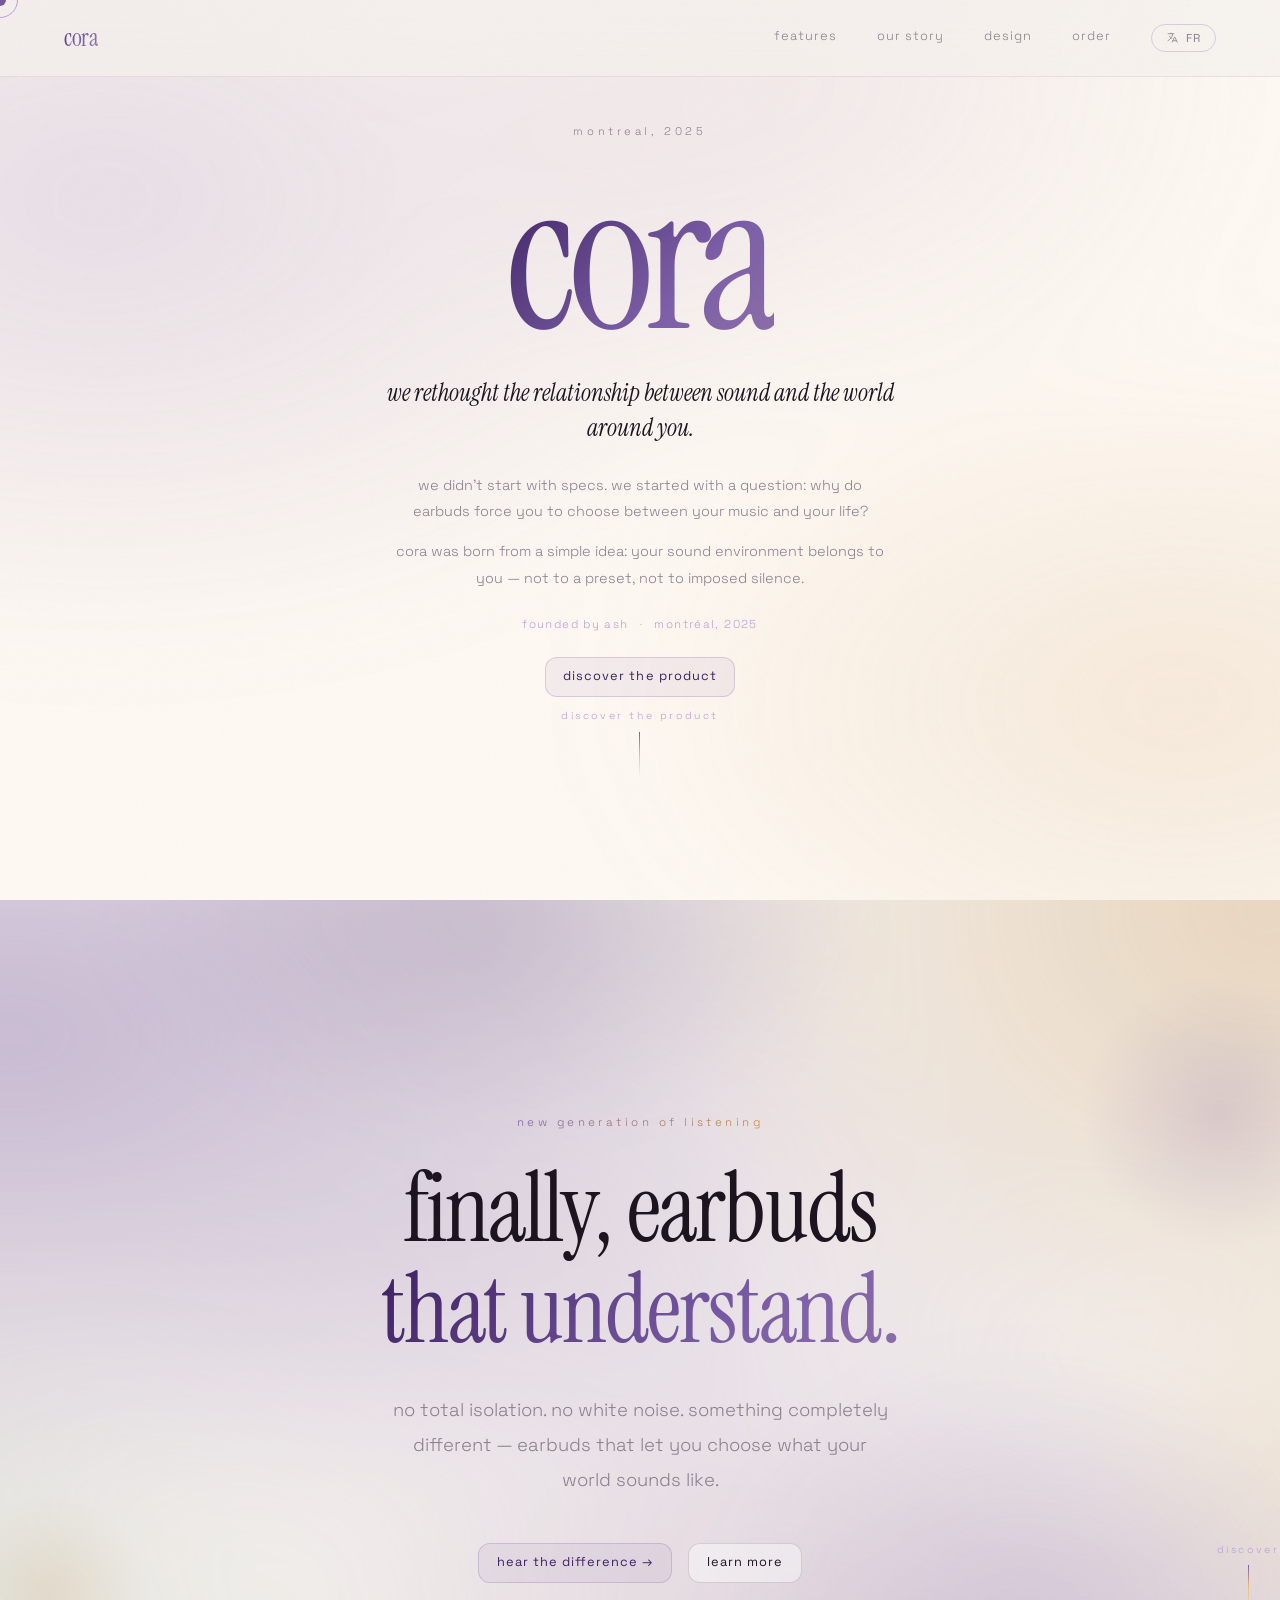
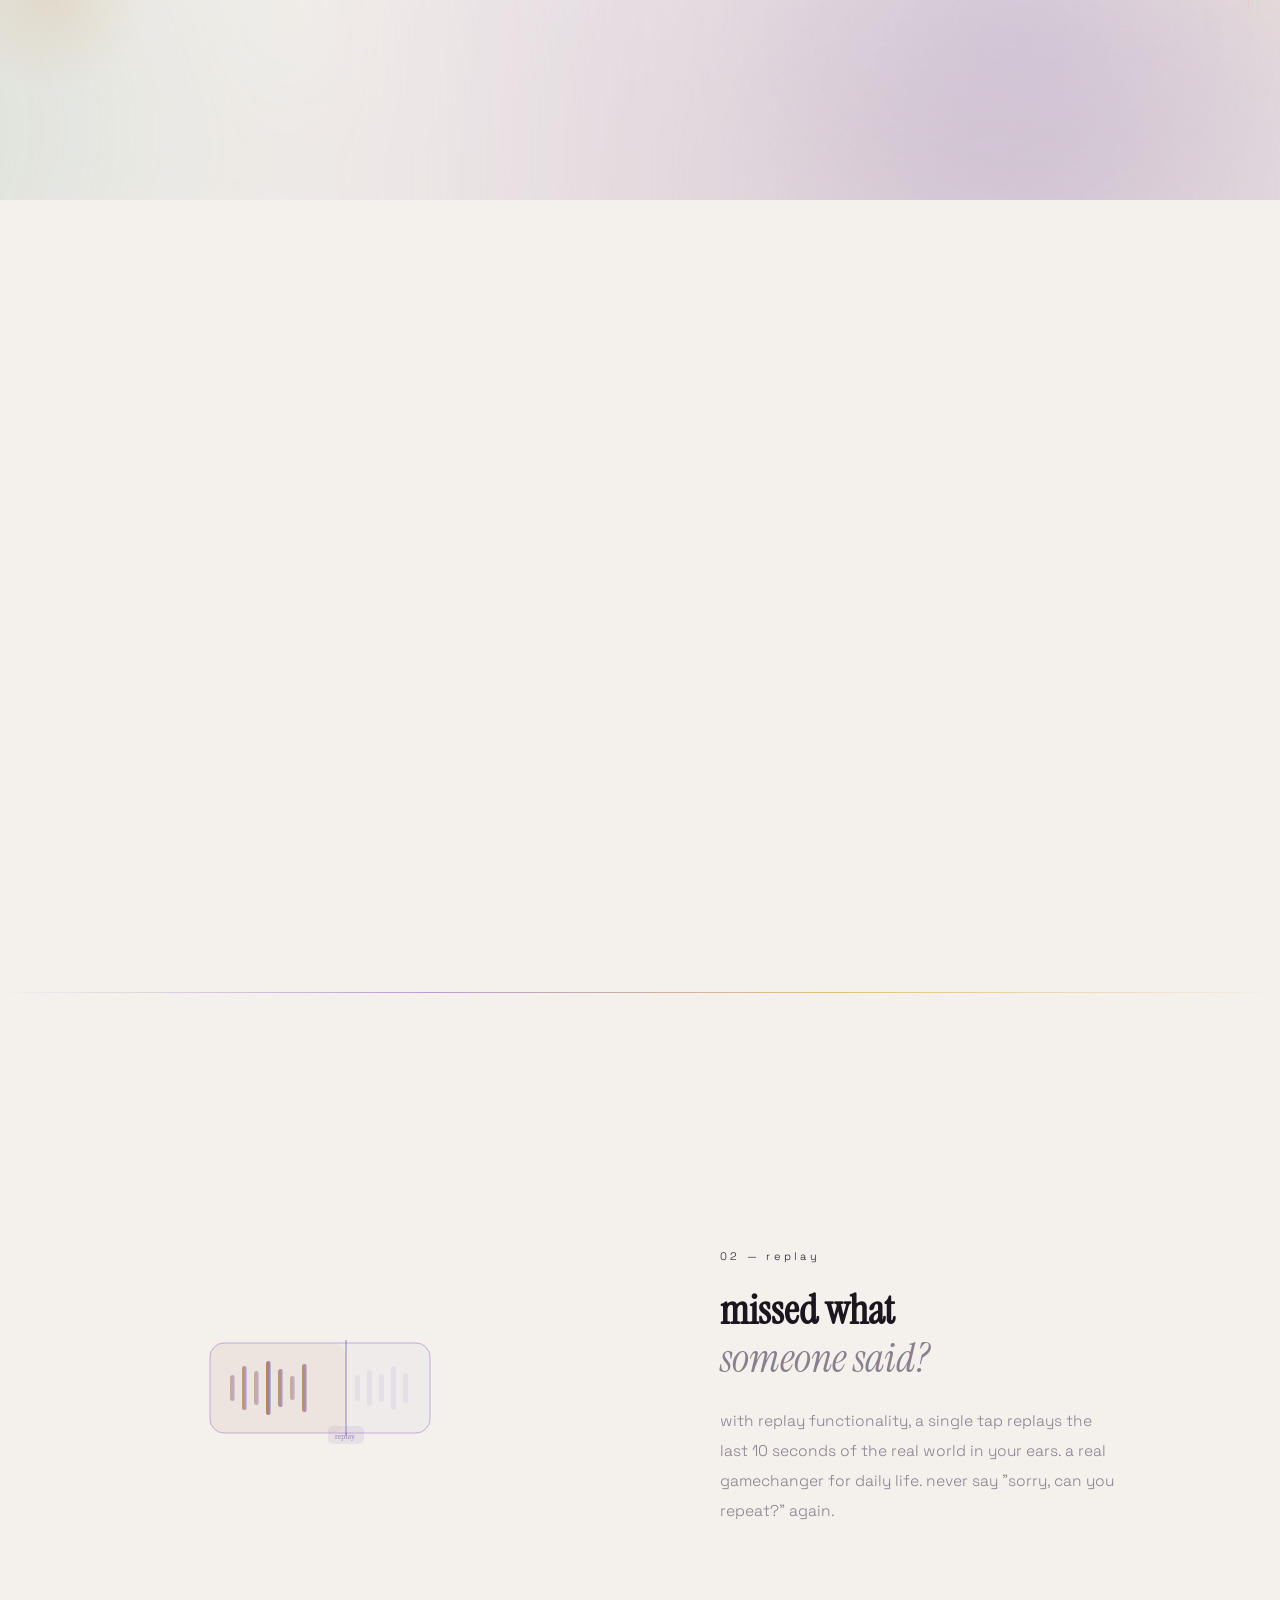
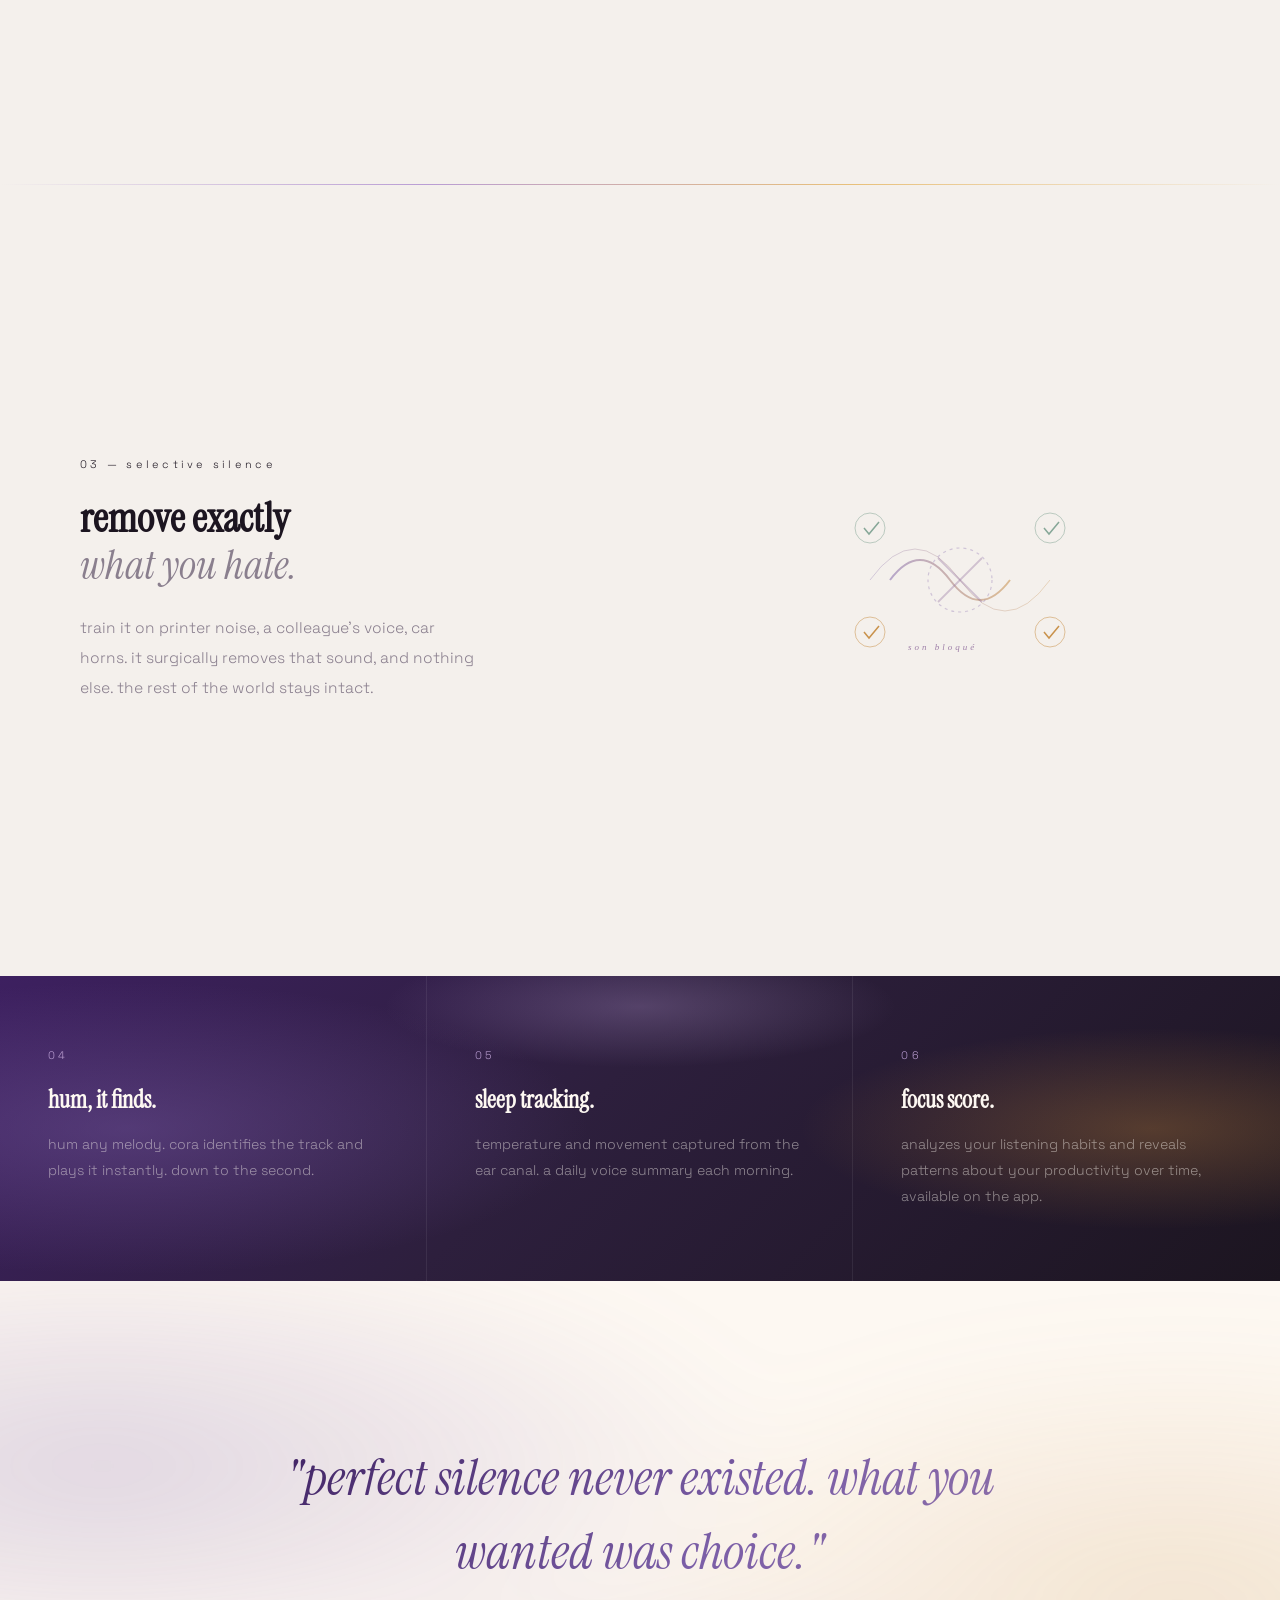
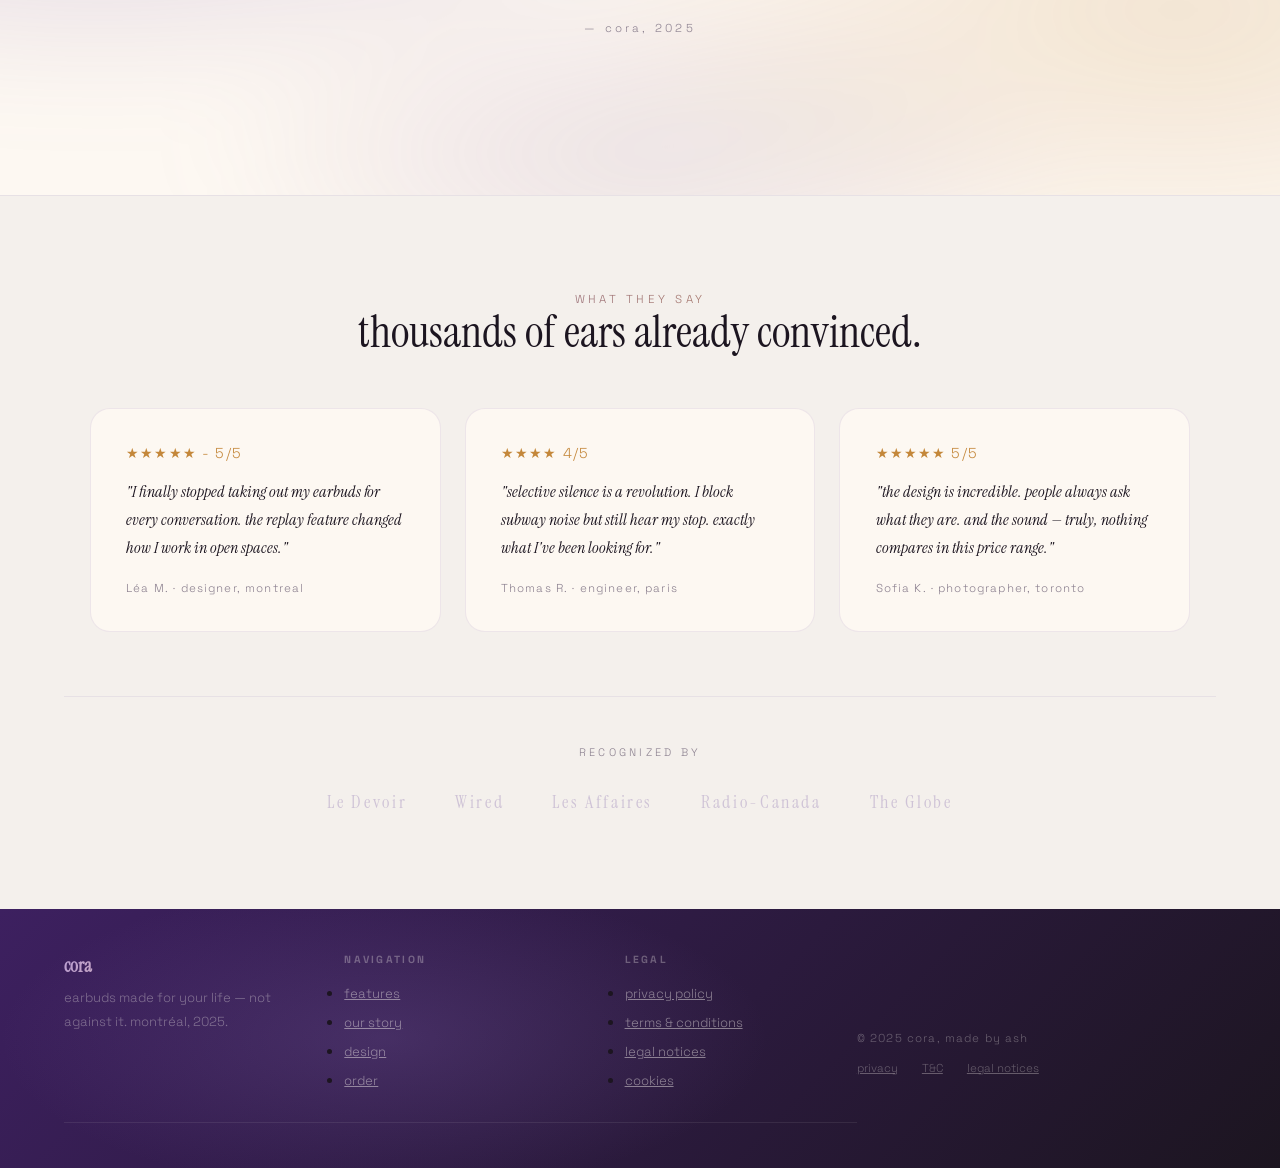
<file: index.html>
<!DOCTYPE html>
<html lang="fr">
<head>
    <meta charset="UTF-8"/>
    <meta name="viewport" content="width=device-width, initial-scale=1.0"/>
    <title data-i18n="home.pageTitle">cora — enfin, des écouteurs qui comprennent.</title>
    <link href="https://fonts.googleapis.com/css2?family=Instrument+Serif:ital@0;1&family=Space+Grotesk:wght@300;400;500&display=swap" rel="stylesheet"/>
    <link rel="stylesheet" href="styles.css"/>
</head>
<body>

<div class="cursor" id="cursor"></div>
<div class="cursor-ring" id="cursorRing"></div>

<!-- BRAND INTRO -->
<section class="brand-intro">
    <div class="brand-intro-inner">
        <p class="brand-intro-eyebrow" data-i18n="home.brandEyebrow">montreal, 2025</p>
        <h1 class="brand-intro-name" data-i18n="home.brandName">cora</h1>
        <p class="brand-intro-tagline" data-i18n="home.brandTagline">on a repensé la relation entre le son et le monde qui t'entoure.</p>
        <div class="brand-intro-manifesto">
            <p data-i18n="home.manifesto1">on n'a pas commencé par les specs. on a commencé par une question : pourquoi les écouteurs t'obligent-ils à choisir entre ta musique et ta vie ?</p>
            <p data-i18n="home.manifesto2">cora est née d'une idée simple : ton environnement sonore t'appartient — pas à un préréglage, pas au silence imposé.</p>
        </div>
        <div class="brand-intro-founders">
            <span data-i18n="home.foundedBy">fondé par ash</span>
            <span class="brand-intro-dot">·</span>
            <span>montréal, 2025</span>
        </div>
        <div class="brand-intro-actions">
            <a href="story.html" class="btn btn-primary"><span data-i18n="home.discoverProduct">notre histoire →</span></a>
            <a class="brand-intro-scroll" href="#product">
                <span data-i18n="home.discoverProduct">découvrir le produit</span>
                <div class="scroll-line"></div>
            </a>
        </div>
    </div>
</section>

<!-- NAV -->
<nav>
    <div class="nav-logo" data-i18n="nav.logo">cora</div>
    <ul class="nav-links">
        <li><a href="index.html" data-i18n="nav.functions">fonctions</a></li>
        <li><a href="story.html" data-i18n="nav.story">notre histoire</a></li>
        <li><a href="design.html" data-i18n="nav.design">design</a></li>
        <li><a href="checkout.html" data-i18n="nav.order">commander</a></li>
    <button class="nav-lang-btn" id="navLangBtn" aria-label="Changer de langue" onclick="openLangOverlay()">
        <svg viewBox="0 0 24 24" fill="none" stroke="currentColor" stroke-width="1.5"><path d="M3 5h12M9 3v2m1.048 9.5A18.022 18.022 0 016.412 9m6.088 9h7M11 21l5-10 5 10M12.751 5C11.783 10.77 8.07 15.61 3 18.129"/></svg>
        <span id="navLangLabel">FR</span>
    </button>
    </ul>
</nav>

<!-- HERO -->
<section class="hero" id="product">
    <div class="hero-bg"></div>
    <div class="hero-bg2"></div>
    <div class="hero-overlay"></div>
    <div class="orb orb1"></div>
    <div class="orb orb2"></div>

    <p class="hero-label" data-i18n="home.heroLabel">nouvelle génération d'écoute</p>
    <h1 class="hero-title">
        <span data-i18n="home.heroTitle">enfin, des écouteurs</span><br/>
        <span class="gradient-word" data-i18n="home.heroTitleGradient">qui comprennent.</span>
    </h1>
    <p class="hero-sub" data-i18n="home.heroSub">pas d'isolation totale. pas de bruit blanc.<br/>quelque chose de complètement différent —<br/>des écouteurs qui te laissent <strong>choisir</strong> à quoi ressemble ton monde.</p>
    <div class="hero-btns">
        <a href="checkout.html" class="btn btn-primary"><span data-i18n="home.heroBtnPrimary">entends la différence →</span></a>
        <a href="design.html" class="btn btn-outline"><span data-i18n="home.heroBtnSecondary">en savoir plus</span></a>
    </div>

    <div class="scroll-hint">
        <span data-i18n="home.discover">découvrir</span>
        <div class="scroll-line"></div>
    </div>
</section>

<!-- SECTION 1 -->
<section class="split reveal">
    <div class="split-text">
        <p class="split-tag reveal reveal-delay-1" data-i18n="home.split1Tag">01 — teleport</p>
        <h2 class="split-title reveal reveal-delay-2"><span data-i18n="home.split1Title">ton corps ici.</span><br/><em data-i18n="home.split1TitleEm">tes oreilles ailleurs.</em></h2>
        <p class="split-body reveal reveal-delay-3" data-i18n="home.split1Body">mode téléport : après s'être connecté à l'application, vos écouteurs cora permetterons de changer de son ou/et de créer des playlist selon les endroits que vous frequentiez.</p>
    </div>
    <div class="split-image">
        <div class="visual">
            <svg viewBox="0 0 300 300" fill="none" xmlns="http://www.w3.org/2000/svg">
                <defs><radialGradient id="g1" cx="50%" cy="50%" r="50%"><stop offset="0%" stop-color="#B99DD4" stop-opacity="0.9"/><stop offset="100%" stop-color="#7B5EA7" stop-opacity="0.3"/></radialGradient></defs>
                <circle cx="150" cy="150" r="120" stroke="url(#g1)" stroke-width="1" stroke-dasharray="5 8"/>
                <circle cx="150" cy="150" r="80" stroke="#B99DD4" stroke-width="0.5" opacity="0.4"/>
                <circle cx="150" cy="150" r="40" fill="#7B5EA7" opacity="0.1"/>
                <circle cx="150" cy="150" r="14" fill="url(#g1)" opacity="0.8"/>
                <line x1="150" y1="30" x2="150" y2="270" stroke="#B99DD4" stroke-width="0.5" opacity="0.22"/>
                <line x1="30" y1="150" x2="270" y2="150" stroke="#C4873A" stroke-width="0.5" opacity="0.22"/>
                <text x="156" y="46" font-family="Fraunces" font-size="10" fill="#9E7FA8" letter-spacing="2">tokyo</text>
                <text x="156" y="266" font-family="Fraunces" font-size="10" fill="#9E7FA8" letter-spacing="2">havane</text>
                <text x="34" y="146" font-family="Fraunces" font-size="10" fill="#C4873A" letter-spacing="2">paris</text>
                <text x="214" y="146" font-family="Fraunces" font-size="10" fill="#C4873A" letter-spacing="2">oslo</text>
            </svg>
        </div>
    </div>
</section>

<!-- SECTION 2 -->
<section class="split reverse reveal">
    <div class="split-text">
        <p class="split-tag reveal reveal-delay-1" data-i18n="home.split2Tag">02 — replay</p>
        <h2 class="split-title reveal reveal-delay-2"><span data-i18n="home.split2Title">tu as raté</span><br/><em data-i18n="home.split2TitleEm">ce qu'on t'a dit ?</em></h2>
        <p class="split-body reveal reveal-delay-3" data-i18n="home.split2Body">avec la fonctionalité replay, d'un simple tap, les 10 dernières secondes du monde réel se rejouent dans tes oreilles. un vrai gamechanger pour ta vie quotidienne. plus jamais de "désolé, tu peux répéter ?"</p>
    </div>
    <div class="split-image">
        <div class="visual">
            <svg viewBox="0 0 300 220" fill="none" xmlns="http://www.w3.org/2000/svg">
                <defs><linearGradient id="wg" x1="0" y1="0" x2="1" y2="0"><stop offset="0%" stop-color="#C4873A"/><stop offset="60%" stop-color="#9E7FA8"/><stop offset="100%" stop-color="#7B5EA7" stop-opacity="0.2"/></linearGradient></defs>
                <rect x="40" y="65" width="220" height="90" rx="14" stroke="#B99DD4" stroke-width="0.8" fill="rgba(123,94,167,0.04)"/>
                <rect x="40" y="65" width="136" height="90" rx="14" fill="rgba(196,135,58,0.07)"/>
                <rect x="60" y="97" width="5" height="26" rx="2.5" fill="url(#wg)" opacity="0.6"/>
                <rect x="72" y="88" width="5" height="44" rx="2.5" fill="url(#wg)" opacity="0.8"/>
                <rect x="84" y="93" width="5" height="34" rx="2.5" fill="url(#wg)" opacity="0.6"/>
                <rect x="96" y="83" width="5" height="54" rx="2.5" fill="url(#wg)"/>
                <rect x="108" y="91" width="5" height="38" rx="2.5" fill="url(#wg)" opacity="0.85"/>
                <rect x="120" y="98" width="5" height="24" rx="2.5" fill="url(#wg)" opacity="0.6"/>
                <rect x="132" y="86" width="5" height="48" rx="2.5" fill="url(#wg)" opacity="0.9"/>
                <line x1="176" y1="62" x2="176" y2="158" stroke="#7B5EA7" stroke-width="1.5" opacity="0.5"/>
                <rect x="158" y="148" width="36" height="18" rx="5" fill="rgba(123,94,167,0.1)"/>
                <text x="165" y="161" font-family="Fraunces" font-size="8" fill="#7B5EA7" opacity="0.7">replay</text>
                <rect x="185" y="97" width="5" height="26" rx="2.5" fill="#B99DD4" opacity="0.16"/>
                <rect x="197" y="92" width="5" height="36" rx="2.5" fill="#B99DD4" opacity="0.16"/>
                <rect x="209" y="96" width="5" height="28" rx="2.5" fill="#B99DD4" opacity="0.16"/>
                <rect x="221" y="88" width="5" height="44" rx="2.5" fill="#B99DD4" opacity="0.16"/>
                <rect x="233" y="95" width="5" height="30" rx="2.5" fill="#B99DD4" opacity="0.16"/>
            </svg>
        </div>
    </div>
</section>

<!-- SECTION 3 -->
<section class="split reveal">
    <div class="split-text">
        <p class="split-tag reveal reveal-delay-1" data-i18n="home.split3Tag">03 — silence sélectif</p>
        <h2 class="split-title reveal reveal-delay-2"><span data-i18n="home.split3Title">supprime exactement</span><br/><em data-i18n="home.split3TitleEm">ce que tu détestes.</em></h2>
        <p class="split-body reveal reveal-delay-3" data-i18n="home.split3Body">entraîne-le sur le bruit de l'imprimante, la voix d'un collègue, les klaxons. il supprime chirurgicalement ce son-là, et rien d'autre. le reste du monde reste intact.</p>
    </div>
    <div class="split-image">
        <div class="visual">
            <svg viewBox="0 0 300 260" fill="none" xmlns="http://www.w3.org/2000/svg">
                <defs><linearGradient id="wg2" x1="0" y1="0" x2="1" y2="0"><stop offset="0%" stop-color="#7B5EA7"/><stop offset="100%" stop-color="#C4873A"/></linearGradient></defs>
                <path d="M80 130 Q110 90 140 130 Q170 170 200 130" stroke="url(#wg2)" stroke-width="2" fill="none" opacity="0.5"/>
                <path d="M60 130 Q105 68 150 130 Q195 192 240 130" stroke="url(#wg2)" stroke-width="1" fill="none" opacity="0.28"/>
                <circle cx="150" cy="130" r="32" stroke="#7B5EA7" stroke-width="1.2" opacity="0.3" stroke-dasharray="3 4"/>
                <line x1="128" y1="108" x2="172" y2="152" stroke="#9E7FA8" stroke-width="1.8" opacity="0.42"/>
                <line x1="172" y1="108" x2="128" y2="152" stroke="#9E7FA8" stroke-width="1.8" opacity="0.42"/>
                <text x="98" y="200" font-family="Fraunces" font-size="9" fill="#9E7FA8" letter-spacing="3" font-style="italic">son bloqué</text>
                <circle cx="60" cy="78" r="15" stroke="#7A9E8E" stroke-width="0.8" opacity="0.6"/>
                <polyline points="54,78 59,84 69,72" stroke="#7A9E8E" stroke-width="1.5" fill="none" opacity="0.9"/>
                <circle cx="240" cy="78" r="15" stroke="#7A9E8E" stroke-width="0.8" opacity="0.6"/>
                <polyline points="234,78 239,84 249,72" stroke="#7A9E8E" stroke-width="1.5" fill="none" opacity="0.9"/>
                <circle cx="60" cy="182" r="15" stroke="#C4873A" stroke-width="0.8" opacity="0.6"/>
                <polyline points="54,182 59,188 69,176" stroke="#C4873A" stroke-width="1.5" fill="none" opacity="0.9"/>
                <circle cx="240" cy="182" r="15" stroke="#C4873A" stroke-width="0.8" opacity="0.6"/>
                <polyline points="234,182 239,188 249,176" stroke="#C4873A" stroke-width="1.5" fill="none" opacity="0.9"/>
            </svg>
        </div>
    </div>
</section>

<!-- FEATURES -->
<div class="features-strip">
    <div class="feature-item reveal reveal-delay-1">
        <p class="feature-num" data-i18n="home.feature1Num">04</p>
        <h3 class="feature-title" data-i18n="home.feature1Title">fredonne,<br/>il trouve.</h3>
        <p class="feature-body" data-i18n="home.feature1Body">fredonne n'importe quelle mélodie. cora identifie le morceau et le joue instantanément. à la seconde près.</p>
    </div>
    <div class="feature-item reveal reveal-delay-2">
        <p class="feature-num" data-i18n="home.feature2Num">05</p>
        <h3 class="feature-title" data-i18n="home.feature2Title">suivi du<br/>sommeil.</h3>
        <p class="feature-body" data-i18n="home.feature2Body">température et mouvement captés depuis le conduit auditif. un résumé vocal chaque matin.</p>
    </div>
    <div class="feature-item reveal reveal-delay-3">
        <p class="feature-num" data-i18n="home.feature3Num">06</p>
        <h3 class="feature-title" data-i18n="home.feature3Title">score de<br/>concentration.</h3>
        <p class="feature-body" data-i18n="home.feature3Body">analyse tes habitudes d'écoute et révèle des patterns sur ta productivité au fil du temps, disponible sur l'app.</p>
    </div>
</div>

<!-- QUOTE -->
<section class="quote-section reveal">
    <p class="quote-text" data-i18n="home.quoteText">"le silence parfait n'a jamais existé. ce que tu voulais, c'était choisir."</p>
    <p class="quote-attr" data-i18n="home.quoteAttr">— cora, 2025</p>
</section>

<!-- TESTIMONIALS -->
<section class="testimonials-section reveal">
    <p class="section-kicker" style="text-align:center" data-i18n="home.testimonialsKicker">ce qu'ils disent</p>
    <h2 data-i18n="home.testimonialsTitle">des milliers d'oreilles déjà convaincues.</h2>
    <div class="testimonials-grid">
        <div class="testimonial-card reveal reveal-delay-1">
            <div class="testimonial-stars" data-i18n="home.testimonial1Stars">★★★★★ - 5/5</div>
            <p class="testimonial-text" data-i18n="home.testimonial1Text">"j'ai enfin arrêté de retirer mes écouteurs à chaque conversation. la fonction replay a changé ma façon de travailler en open space."</p>
            <p class="testimonial-author" data-i18n="home.testimonial1Author"><strong>Léa M.</strong> · designer, montréal</p>
        </div>
        <div class="testimonial-card reveal reveal-delay-2">
            <div class="testimonial-stars" data-i18n="home.testimonial2Stars">★★★★ 4/5</div>
            <p class="testimonial-text" data-i18n="home.testimonial2Text">"le silence sélectif est une révolution. je bloque le bruit du métro mais j'entends mon arrêt. exactement ce que je cherchais depuis des années."</p>
            <p class="testimonial-author" data-i18n="home.testimonial2Author"><strong>Thomas R.</strong> · ingénieur, paris</p>
        </div>
        <div class="testimonial-card reveal reveal-delay-3">
            <div class="testimonial-stars" data-i18n="home.testimonial3Stars">★★★★★ 5/5</div>
            <p class="testimonial-text" data-i18n="home.testimonial3Text">"le design est incroyable. on me demande tout le temps ce que c'est. et le son — vraiment, rien de comparable dans cette gamme de prix."</p>
            <p class="testimonial-author" data-i18n="home.testimonial3Author"><strong>Sofia K.</strong> · photographe, toronto</p>
        </div>
    </div>
    <div class="partners-bar reveal">
        <p data-i18n="home.partnersRecognized">reconnu par</p>
        <div class="partners-logos">
            <span class="partner-logo">Le Devoir</span>
            <span class="partner-logo">Wired</span>
            <span class="partner-logo">Les Affaires</span>
            <span class="partner-logo">Radio-Canada</span>
            <span class="partner-logo">The Globe</span>
        </div>
    </div>
</section>

<!-- FOOTER -->
<footer>
    <div class="footer-top">
        <div>
            <div class="footer-logo" data-i18n="nav.logo">cora</div>
            <p class="footer-brand-desc" data-i18n="footer.tagline">des écouteurs pensés pour ta vie — pas contre elle. montréal, 2025.</p>
        </div>
        <div class="footer-col">
            <h4 data-i18n="footer.nav">navigation</h4>
            <ul>
                <li><a href="index.html" data-i18n="nav.functions">fonctions</a></li>
                <li><a href="story.html" data-i18n="nav.story">notre histoire</a></li>
                <li><a href="design.html" data-i18n="nav.design">design</a></li>
                <li><a href="checkout.html" data-i18n="nav.order">commander</a></li>
            </ul>
        </div>
        <div class="footer-col">
            <h4 data-i18n="footer.legal">légal</h4>
            <ul>
                <li><a href="legal.html#privacy" data-i18n="footer.privacy">politique de confidentialité</a></li>
                <li><a href="legal.html#cgv" data-i18n="footer.cgv">conditions générales de vente</a></li>
                <li><a href="legal.html#mentions" data-i18n="footer.mentions">mentions légales</a></li>
                <li><a href="legal.html#cookies" data-i18n="footer.cookies">cookies</a></li>
            </ul>
        </div>
    </div>
    <div class="footer-bottom">
        <p class="footer-copy" data-i18n="footer.copy">© 2025 cora, fait par ash</p>
        <div class="footer-legal">
            <a href="legal.html#privacy" data-i18n="footer.privacyShort">confidentialité</a>
            <a href="legal.html#cgv" data-i18n="footer.cgvShort">CGV</a>
            <a href="legal.html#mentions" data-i18n="footer.mentionsShort">mentions légales</a>
        </div>
    </div>
</footer>

<script src="script.js" defer></script>
<!-- ── LANG OVERLAY ─────────────────────────────────────────────── -->
<div class="lang-overlay" id="langOverlay" role="dialog" aria-modal="true" aria-label="Sélection de la langue">
    <div class="lang-overlay-backdrop" onclick="closeLangOverlay()"></div>
    <div class="lang-overlay-panel">
        <div class="lang-overlay-header">
            <h2 class="lang-overlay-title">choisir <em>ta langue.</em></h2>
            <button class="lang-overlay-close" onclick="closeLangOverlay()" aria-label="Fermer">
                <svg viewBox="0 0 24 24" fill="none" stroke="currentColor" stroke-width="1.5"><path d="M18 6L6 18M6 6l12 12"/></svg>
            </button>
        </div>
        <div class="lang-grid">
            <button class="lang-card" data-lang-btn="fr" onclick="CoraI18n.setLang('fr');closeLangOverlay()">
                <span class="lang-card-flag">🇫🇷</span>
                <span class="lang-card-name">Français</span>
                <span class="lang-card-native">français</span>
            </button>
            <button class="lang-card" data-lang-btn="en" onclick="CoraI18n.setLang('en');closeLangOverlay()">
                <span class="lang-card-flag">🇬🇧</span>
                <span class="lang-card-name">English</span>
                <span class="lang-card-native">english</span>
            </button>
            <button class="lang-card" data-lang-btn="es" onclick="CoraI18n.setLang('es');closeLangOverlay()">
                <span class="lang-card-flag">🇪🇸</span>
                <span class="lang-card-name">Español</span>
                <span class="lang-card-native">español</span>
            </button>
            <button class="lang-card" data-lang-btn="de" onclick="CoraI18n.setLang('de');closeLangOverlay()">
                <span class="lang-card-flag">🇩🇪</span>
                <span class="lang-card-name">Deutsch</span>
                <span class="lang-card-native">deutsch</span>
            </button>
            <button class="lang-card" data-lang-btn="it" onclick="CoraI18n.setLang('it');closeLangOverlay()">
                <span class="lang-card-flag">🇮🇹</span>
                <span class="lang-card-name">Italiano</span>
                <span class="lang-card-native">italiano</span>
            </button>
            <button class="lang-card" data-lang-btn="ru" onclick="CoraI18n.setLang('ru');closeLangOverlay()">
                <span class="lang-card-flag">🇷🇺</span>
                <span class="lang-card-name">Русский</span>
                <span class="lang-card-native">русский</span>
            </button>
            <button class="lang-card" data-lang-btn="pl" onclick="CoraI18n.setLang('pl');closeLangOverlay()">
                <span class="lang-card-flag">🇵🇱</span>
                <span class="lang-card-name">Polski</span>
                <span class="lang-card-native">polski</span>
            </button>
            <button class="lang-card" data-lang-btn="ko" onclick="CoraI18n.setLang('ko');closeLangOverlay()">
                <span class="lang-card-flag">🇰🇷</span>
                <span class="lang-card-name">한국어</span>
                <span class="lang-card-native">한국어</span>
            </button>
            <button class="lang-card" data-lang-btn="ja" onclick="CoraI18n.setLang('ja');closeLangOverlay()">
                <span class="lang-card-flag">🇯🇵</span>
                <span class="lang-card-name">日本語</span>
                <span class="lang-card-native">日本語</span>
            </button>
            <button class="lang-card" data-lang-btn="zh" onclick="CoraI18n.setLang('zh');closeLangOverlay()">
                <span class="lang-card-flag">🇨🇳</span>
                <span class="lang-card-name">中文</span>
                <span class="lang-card-native">中文（简体）</span>
            </button>
        </div>
    </div>
</div>

<script src="i18n.js" defer></script>
<script>
function openLangOverlay() {
    document.getElementById('langOverlay').classList.add('open');
    document.getElementById('navLangBtn').classList.add('active');
    document.body.style.overflow = 'hidden';
}
function closeLangOverlay() {
    document.getElementById('langOverlay').classList.remove('open');
    document.getElementById('navLangBtn').classList.remove('active');
    document.body.style.overflow = '';
}
document.addEventListener('keydown', e => { if (e.key === 'Escape') closeLangOverlay(); });
document.addEventListener('DOMContentLoaded', () => {
    const labels = {fr:'FR',en:'EN',es:'ES',de:'DE',it:'IT',ru:'RU',pl:'PL',ko:'KO',ja:'JA',zh:'ZH'};
    const updateNav = () => {
        const lang = localStorage.getItem('cora_lang') || 'fr';
        const el = document.getElementById('navLangLabel');
        if (el) el.textContent = labels[lang] || 'FR';
        document.querySelectorAll('[data-lang-btn]').forEach(btn => {
            btn.classList.toggle('is-active', btn.dataset.langBtn === lang);
        });
    };
    updateNav();
    const orig = CoraI18n.setLang.bind(CoraI18n);
    CoraI18n.setLang = (lang) => { orig(lang); updateNav(); };
});
</script>
</body>
</html>
</file>
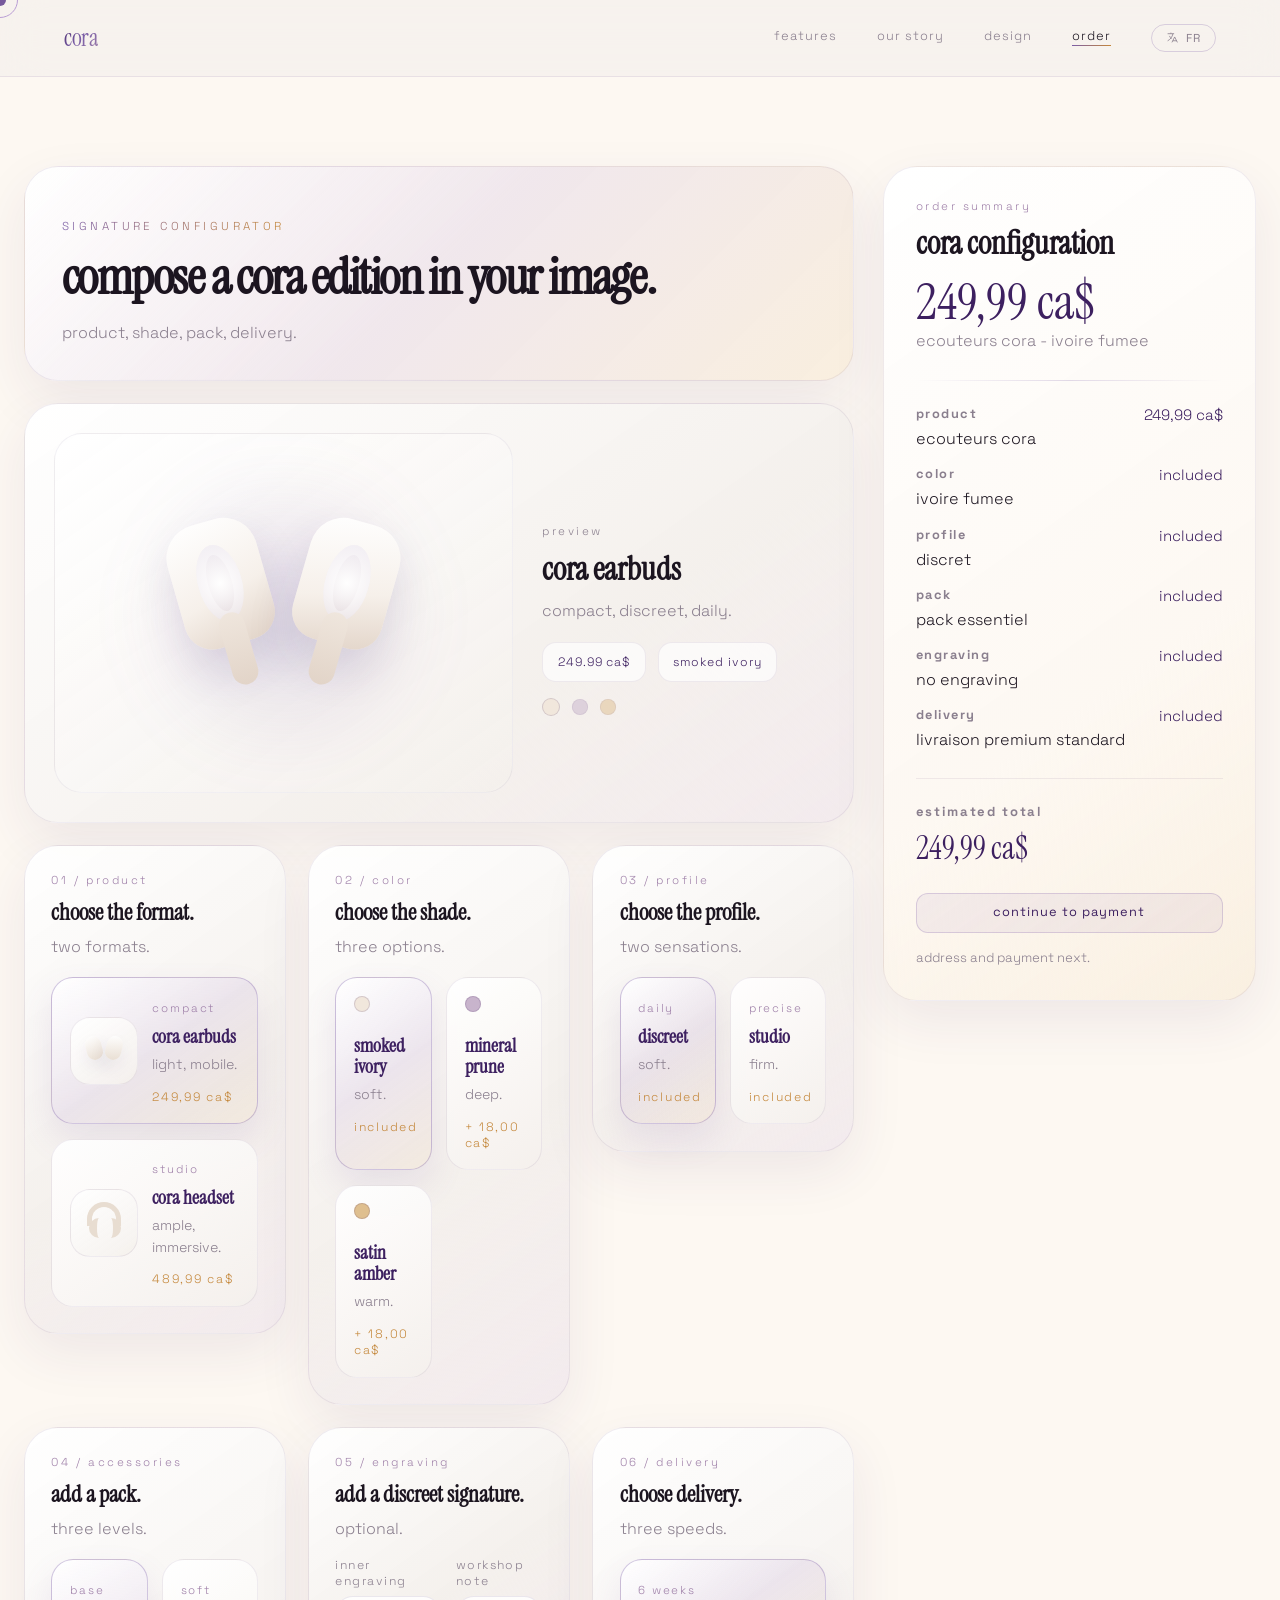
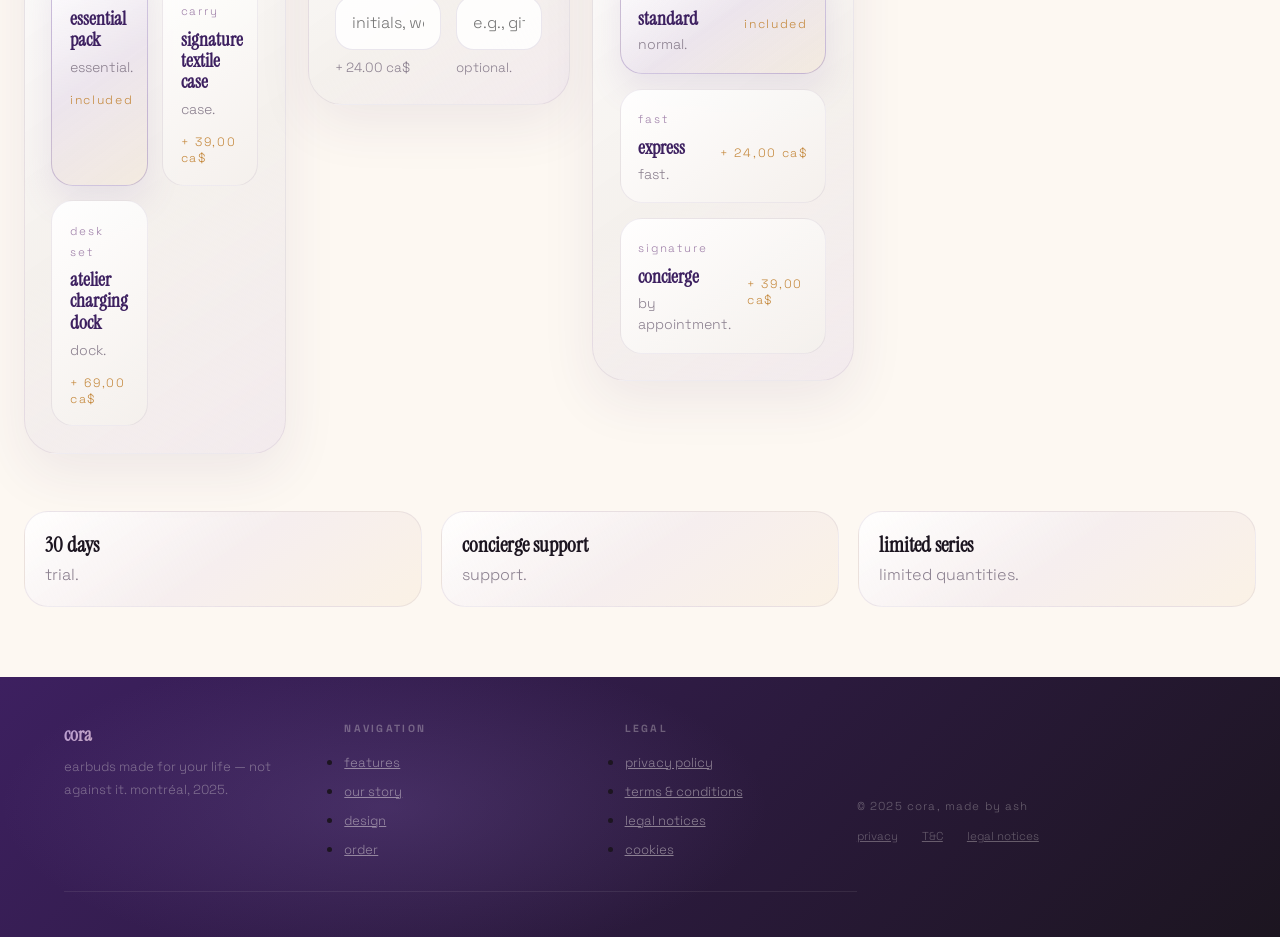
<file: checkout.html>
<!DOCTYPE html>
<html lang="fr">
<head>
    <meta charset="UTF-8"/>
    <meta name="viewport" content="width=device-width, initial-scale=1.0"/>
    <title data-i18n="checkout.pageTitle">cora - checkout</title>
    <link href="https://fonts.googleapis.com/css2?family=Instrument+Serif:ital@0;1&family=Space+Grotesk:wght@300;400;500&display=swap" rel="stylesheet"/>
    <link rel="stylesheet" href="styles.css"/>
</head>
<body class="checkout-body">

<div class="cursor" id="cursor"></div>
<div class="cursor-ring" id="cursorRing"></div>

<nav>
    <a href="index.html" class="nav-logo" data-i18n="nav.logo">cora</a>
    <ul class="nav-links">
        <li><a href="index.html" data-i18n="nav.functions">fonctions</a></li>
        <li><a href="story.html" data-i18n="nav.story">notre histoire</a></li>
        <li><a href="design.html" data-i18n="nav.design">design</a></li>
        <li><a href="checkout.html" class="active" data-i18n="nav.order">commander</a></li>
    <button class="nav-lang-btn" id="navLangBtn" aria-label="Changer de langue" onclick="openLangOverlay()">
        <svg viewBox="0 0 24 24" fill="none" stroke="currentColor" stroke-width="1.5"><path d="M3 5h12M9 3v2m1.048 9.5A18.022 18.022 0 016.412 9m6.088 9h7M11 21l5-10 5 10M12.751 5C11.783 10.77 8.07 15.61 3 18.129"/></svg>
        <span id="navLangLabel">FR</span>
    </button>
    </ul>
</nav>

<main class="checkout-page">
    <section class="checkout-shell">
        <form id="checkout-form" class="checkout-panel" data-checkout-form data-base-price="249.99">
            <div class="checkout-header reveal">
                <p class="section-kicker" data-i18n="checkout.headerKicker">configurateur signature</p>
                <h1 data-i18n="checkout.headerTitle">compose une edition cora a ton image.</h1>
                <p data-i18n="checkout.headerText">produit, teinte, pack, livraison.</p>
            </div>

            <section class="product-stage reveal reveal-delay-1">
                <div class="product-visual-shell" data-product-stage data-product="earbuds" data-color="ivory">
                    <div class="visual-glow"></div>
                    <div class="visual-product visual-earbuds">
                        <div class="earbud earbud-left"><span class="earbud-core"></span></div>
                        <div class="earbud earbud-right"><span class="earbud-core"></span></div>
                    </div>
                    <div class="visual-product visual-headset">
                        <div class="headset-band"></div>
                        <div class="headset-cup headset-cup-left"><span></span></div>
                        <div class="headset-cup headset-cup-right"><span></span></div>
                    </div>
                </div>
                <div class="product-stage-copy">
                    <p class="step-count" data-i18n="checkout.stagePreview">apercu</p>
                    <h2 data-stage-product data-i18n="checkout.stageEarbudsTitle">ecouteurs cora</h2>
                    <p data-stage-copy data-i18n="checkout.stageEarbudsCopy">compact, discret, quotidien.</p>
                    <div class="stage-pills">
                        <span class="stage-pill" data-stage-price data-i18n="checkout.priceAmount">249,99 ca$</span>
                        <span class="stage-pill" data-stage-color-name data-i18n="checkout.colorIvory">ivoire fumee</span>
                    </div>
                    <div class="stage-swatches">
                        <span class="stage-swatch is-active" data-stage-swatch="ivory"></span>
                        <span class="stage-swatch" data-stage-swatch="prune"></span>
                        <span class="stage-swatch" data-stage-swatch="amber"></span>
                    </div>
                </div>
            </section>

            <div class="checkout-grid">
                <section class="step-card reveal reveal-delay-1">
                    <p class="step-count" data-i18n="checkout.step1Count">01 / produit</p>
                    <h2 class="step-title" data-i18n="checkout.step1Title">choisis le format.</h2>
                    <p class="step-copy" data-i18n="checkout.step1Copy">deux formats.</p>
                    <div class="choice-grid single">
                        <div>
                            <input class="option-input" type="radio" name="product" id="product-earbuds" checked data-label="ecouteurs cora" data-price="249.99" data-visual="earbuds" data-stage-copy="compact, discret, quotidien."/>
                            <label class="choice-card media" for="product-earbuds">
                                <span class="mini-visual mini-earbuds"></span>
                                <span class="choice-copy">
                                    <span class="choice-eyebrow" data-i18n="checkout.productEarbudsEyebrow">compact</span>
                                    <strong data-i18n="checkout.productEarbudsLabel">ecouteurs cora</strong>
                                    <p data-i18n="checkout.productEarbudsDesc">leger, mobile.</p>
                                    <span class="choice-price">249,99 ca$</span>
                                </span>
                            </label>
                        </div>
                        <div>
                            <input class="option-input" type="radio" name="product" id="product-headset" data-label="casque cora" data-price="489.99" data-visual="headset" data-stage-copy="ample, enveloppant, studio."/>
                            <label class="choice-card media" for="product-headset">
                                <span class="mini-visual mini-headset"></span>
                                <span class="choice-copy">
                                    <span class="choice-eyebrow" data-i18n="checkout.productHeadsetEyebrow">studio</span>
                                    <strong data-i18n="checkout.productHeadsetLabel">casque cora</strong>
                                    <p data-i18n="checkout.productHeadsetDesc">ample, immersif.</p>
                                    <span class="choice-price">489,99 ca$</span>
                                </span>
                            </label>
                        </div>
                    </div>
                </section>

                <section class="step-card reveal reveal-delay-1">
                    <p class="step-count" data-i18n="checkout.step2Count">02 / couleur</p>
                    <h2 class="step-title" data-i18n="checkout.step2Title">choisis la teinte.</h2>
                    <p class="step-copy" data-i18n="checkout.step2Copy">trois options.</p>
                    <div class="choice-grid">
                        <div>
                            <input class="option-input" type="radio" name="color" id="color-ivory" checked data-label="ivoire fumee" data-price="0" data-color="ivory"/>
                            <label class="choice-card" for="color-ivory">
                                <span class="color-dot color-ivory"></span>
                                <strong data-i18n="checkout.colorIvoryLabel">ivoire fumee</strong>
                                <p data-i18n="checkout.colorIvoryDesc">douce.</p>
                                <span class="choice-price" data-i18n="checkout.included">inclus</span>
                            </label>
                        </div>
                        <div>
                            <input class="option-input" type="radio" name="color" id="color-prune" data-label="prune minerale" data-price="18" data-color="prune"/>
                            <label class="choice-card" for="color-prune">
                                <span class="color-dot color-prune"></span>
                                <strong data-i18n="checkout.colorPruneLabel">prune minerale</strong>
                                <p data-i18n="checkout.colorPruneDesc">profonde.</p>
                                <span class="choice-price">+ 18,00 ca$</span>
                            </label>
                        </div>
                        <div>
                            <input class="option-input" type="radio" name="color" id="color-amber" data-label="ambre satine" data-price="18" data-color="amber"/>
                            <label class="choice-card" for="color-amber">
                                <span class="color-dot color-amber"></span>
                                <strong data-i18n="checkout.colorAmberLabel">ambre satine</strong>
                                <p data-i18n="checkout.colorAmberDesc">chaude.</p>
                                <span class="choice-price">+ 18,00 ca$</span>
                            </label>
                        </div>
                    </div>
                </section>

                <section class="step-card reveal reveal-delay-1">
                    <p class="step-count" data-i18n="checkout.step3Count">03 / profil</p>
                    <h2 class="step-title" data-i18n="checkout.step3Title">choisis le profil.</h2>
                    <p class="step-copy" data-i18n="checkout.step3Copy">deux sensations.</p>
                    <div class="choice-grid">
                        <div>
                            <input class="option-input" type="radio" name="profile" id="profile-discreet" checked data-label="discret" data-price="0"/>
                            <label class="choice-card" for="profile-discreet">
                                <span class="choice-eyebrow" data-i18n="checkout.profileDiscreetEyebrow">quotidien</span>
                                <strong data-i18n="checkout.profileDiscreetLabel">discret</strong>
                                <p data-i18n="checkout.profileDiscreetDesc">souple.</p>
                                <span class="choice-price" data-i18n="checkout.included">inclus</span>
                            </label>
                        </div>
                        <div>
                            <input class="option-input" type="radio" name="profile" id="profile-studio" data-label="studio" data-price="0"/>
                            <label class="choice-card" for="profile-studio">
                                <span class="choice-eyebrow" data-i18n="checkout.profileStudioEyebrow">precis</span>
                                <strong data-i18n="checkout.profileStudioLabel">studio</strong>
                                <p data-i18n="checkout.profileStudioDesc">ferme.</p>
                                <span class="choice-price" data-i18n="checkout.included">inclus</span>
                            </label>
                        </div>
                    </div>
                </section>

                <section class="step-card reveal reveal-delay-2">
                    <p class="step-count" data-i18n="checkout.step4Count">04 / accessoires</p>
                    <h2 class="step-title" data-i18n="checkout.step4Title">ajoute un pack.</h2>
                    <p class="step-copy" data-i18n="checkout.step4Copy">trois niveaux.</p>
                    <div class="choice-grid">
                        <div>
                            <input class="option-input" type="radio" name="pack" id="pack-core" checked data-label="pack essentiel" data-price="0"/>
                            <label class="choice-card" for="pack-core">
                                <span class="choice-eyebrow" data-i18n="checkout.packCoreEyebrow">base</span>
                                <strong data-i18n="checkout.packCoreLabel">pack essentiel</strong>
                                <p data-i18n="checkout.packCoreDesc">essentiel.</p>
                                <span class="choice-price" data-i18n="checkout.included">inclus</span>
                            </label>
                        </div>
                        <div>
                            <input class="option-input" type="radio" name="pack" id="pack-textile" data-label="etui textile signature" data-price="39"/>
                            <label class="choice-card" for="pack-textile">
                                <span class="choice-eyebrow" data-i18n="checkout.packTextileEyebrow">soft carry</span>
                                <strong data-i18n="checkout.packTextileLabel">etui textile signature</strong>
                                <p data-i18n="checkout.packTextileDesc">etui.</p>
                                <span class="choice-price">+ 39,00 ca$</span>
                            </label>
                        </div>
                        <div>
                            <input class="option-input" type="radio" name="pack" id="pack-dock" data-label="socle de charge atelier" data-price="69"/>
                            <label class="choice-card" for="pack-dock">
                                <span class="choice-eyebrow" data-i18n="checkout.packDockEyebrow">desk set</span>
                                <strong data-i18n="checkout.packDockLabel">socle de charge atelier</strong>
                                <p data-i18n="checkout.packDockDesc">dock.</p>
                                <span class="choice-price">+ 69,00 ca$</span>
                            </label>
                        </div>
                    </div>
                </section>

                <section class="step-card reveal reveal-delay-3">
                    <p class="step-count" data-i18n="checkout.step5Count">05 / gravure</p>
                    <h2 class="step-title" data-i18n="checkout.step5Title">ajoute une signature discrete.</h2>
                    <p class="step-copy" data-i18n="checkout.step5Copy">optionnelle.</p>
                    <div class="field-grid">
                        <div class="field">
                            <label for="engraving" data-i18n="checkout.engravingLabel">gravure interieure</label>
                            <input id="engraving" name="engraving" type="text" maxlength="18" placeholder="initiales, mot, date" data-engraving-input data-i18n-placeholder="checkout.engravingPlaceholder"/>
                            <small data-i18n="checkout.engravingPrice">+ 24,00 ca$.</small>
                        </div>
                        <div class="field">
                            <label for="concierge-note" data-i18n="checkout.conciergeLabel">note atelier</label>
                            <input id="concierge-note" name="concierge-note" type="text" maxlength="40" placeholder="ex. cadeau, date precise" data-i18n-placeholder="checkout.conciergePlaceholder"/>
                            <small data-i18n="checkout.conciergeNote">facultatif.</small>
                        </div>
                    </div>
                </section>

                <section class="step-card reveal reveal-delay-3">
                    <p class="step-count" data-i18n="checkout.step6Count">06 / livraison</p>
                    <h2 class="step-title" data-i18n="checkout.step6Title">choisis la livraison.</h2>
                    <p class="step-copy" data-i18n="checkout.step6Copy">trois vitesses.</p>
                    <div class="choice-grid single">
                        <div>
                            <input class="option-input" type="radio" name="delivery" id="delivery-standard" checked data-label="livraison premium standard" data-price="0"/>
                            <label class="choice-card inline" for="delivery-standard">
                                <div>
                                    <span class="choice-eyebrow" data-i18n="checkout.deliveryStandardEyebrow">6 semaines</span>
                                    <strong data-i18n="checkout.deliveryStandardLabel">standard</strong>
                                    <p data-i18n="checkout.deliveryStandardDesc">normal.</p>
                                </div>
                                <span class="choice-price" data-i18n="checkout.included">inclus</span>
                            </label>
                        </div>
                        <div>
                            <input class="option-input" type="radio" name="delivery" id="delivery-express" data-label="express 48 h apres production" data-price="24"/>
                            <label class="choice-card inline" for="delivery-express">
                                <div>
                                    <span class="choice-eyebrow" data-i18n="checkout.deliveryExpressEyebrow">rapide</span>
                                    <strong data-i18n="checkout.deliveryExpressLabel">express</strong>
                                    <p data-i18n="checkout.deliveryExpressDesc">rapide.</p>
                                </div>
                                <span class="choice-price">+ 24,00 ca$</span>
                            </label>
                        </div>
                        <div>
                            <input class="option-input" type="radio" name="delivery" id="delivery-concierge" data-label="remise concierge sur rendez-vous" data-price="39"/>
                            <label class="choice-card inline" for="delivery-concierge">
                                <div>
                                    <span class="choice-eyebrow" data-i18n="checkout.deliveryConciergeEyebrow">signature</span>
                                    <strong data-i18n="checkout.deliveryConciergeLabel">concierge</strong>
                                    <p data-i18n="checkout.deliveryConciergeDesc">sur rendez-vous.</p>
                                </div>
                                <span class="choice-price">+ 39,00 ca$</span>
                            </label>
                        </div>
                    </div>
                </section>
            </div>
        </form>

        <aside class="summary-panel reveal reveal-delay-2">
            <p class="summary-kicker" data-i18n="checkout.summaryKicker">resume de commande</p>
            <h2 class="summary-title" data-i18n="checkout.summaryTitle">configuration cora</h2>
            <div class="summary-topline">
                <div>
                    <div class="summary-price" data-summary-total>249,99 ca$</div>
                    <p class="summary-sub" data-summary-build>ecouteurs cora - ivoire fumee</p>
                </div>
            </div>

            <div class="summary-divider"></div>

            <div class="summary-list">
                <div class="summary-row">
                    <div>
                        <strong data-i18n="checkout.summaryProduct">produit</strong>
                        <span data-summary-product>ecouteurs cora</span>
                    </div>
                    <div class="summary-value" data-summary-price>249,99 ca$</div>
                </div>
                <div class="summary-row">
                    <div>
                        <strong data-i18n="checkout.summaryColor">couleur</strong>
                        <span data-summary-color>ivoire fumee</span>
                    </div>
                    <div class="summary-value" data-summary-color-price data-i18n="checkout.included">inclus</div>
                </div>
                <div class="summary-row">
                    <div>
                        <strong data-i18n="checkout.summaryProfile">profil</strong>
                        <span data-summary-profile>discret</span>
                    </div>
                    <div class="summary-value" data-i18n="checkout.included">inclus</div>
                </div>
                <div class="summary-row">
                    <div>
                        <strong data-i18n="checkout.summaryPack">pack</strong>
                        <span data-summary-pack>pack essentiel</span>
                    </div>
                    <div class="summary-value" data-summary-pack-price data-i18n="checkout.included">inclus</div>
                </div>
                <div class="summary-row">
                    <div>
                        <strong data-i18n="checkout.summaryEngraving">gravure</strong>
                        <span data-summary-engraving data-i18n="checkout.noEngraving">sans gravure</span>
                    </div>
                    <div class="summary-value" data-summary-engraving-price data-i18n="checkout.included">inclus</div>
                </div>
                <div class="summary-row">
                    <div>
                        <strong data-i18n="checkout.summaryDelivery">livraison</strong>
                        <span data-summary-delivery>livraison premium standard</span>
                    </div>
                    <div class="summary-value" data-summary-delivery-price data-i18n="checkout.included">inclus</div>
                </div>
            </div>

            <div class="summary-total">
                <div>
                    <strong data-i18n="checkout.totalEstimate">total estime</strong>
                    <span data-summary-total>249,99 ca$</span>
                </div>
            </div>

            <div class="summary-actions">
                <button type="button" class="btn btn-primary"><span data-i18n="checkout.continuePayment">continuer vers le paiement</span></button>
                <p class="summary-note" data-i18n="checkout.summaryNote">adresse et paiement ensuite.</p>
            </div>
        </aside>
    </section>

    <section class="checkout-note">
        <article class="checkout-note-card reveal reveal-delay-1">
            <strong data-i18n="checkout.note1Strong">30 jours</strong>
            <p data-i18n="checkout.note1Text">essai.</p>
        </article>
        <article class="checkout-note-card reveal reveal-delay-2">
            <strong data-i18n="checkout.note2Strong">support concierge</strong>
            <p data-i18n="checkout.note2Text">support.</p>
        </article>
        <article class="checkout-note-card reveal reveal-delay-3">
            <strong data-i18n="checkout.note3Strong">serie limitee</strong>
            <p data-i18n="checkout.note3Text">quantites limitees.</p>
        </article>
    </section>
</main>

<footer>
    <div class="footer-top">
        <div>
            <div class="footer-logo" data-i18n="nav.logo">cora</div>
            <p class="footer-brand-desc" data-i18n="footer.tagline">des écouteurs pensés pour ta vie — pas contre elle. montréal, 2025.</p>
        </div>
        <div class="footer-col">
            <h4 data-i18n="footer.nav">navigation</h4>
            <ul>
                <li><a href="index.html" data-i18n="nav.functions">fonctions</a></li>
                <li><a href="story.html" data-i18n="nav.story">notre histoire</a></li>
                <li><a href="design.html" data-i18n="nav.design">design</a></li>
                <li><a href="checkout.html" data-i18n="nav.order">commander</a></li>
            </ul>
        </div>
        <div class="footer-col">
            <h4 data-i18n="footer.legal">légal</h4>
            <ul>
                <li><a href="legal.html#privacy" data-i18n="footer.privacy">politique de confidentialité</a></li>
                <li><a href="legal.html#cgv" data-i18n="footer.cgv">conditions générales de vente</a></li>
                <li><a href="legal.html#mentions" data-i18n="footer.mentions">mentions légales</a></li>
                <li><a href="legal.html#cookies" data-i18n="footer.cookies">cookies</a></li>
            </ul>
        </div>
    </div>
    <div class="footer-bottom">
        <p class="footer-copy" data-i18n="footer.copy">© 2025 cora, fait par ash</p>
        <div class="footer-legal">
            <a href="legal.html#privacy" data-i18n="footer.privacyShort">confidentialité</a>
            <a href="legal.html#cgv" data-i18n="footer.cgvShort">CGV</a>
            <a href="legal.html#mentions" data-i18n="footer.mentionsShort">mentions légales</a>
        </div>
    </div>
</footer>

<script src="script.js" defer></script>
<!-- ── LANG OVERLAY ─────────────────────────────────────────────── -->
<div class="lang-overlay" id="langOverlay" role="dialog" aria-modal="true" aria-label="Sélection de la langue">
    <div class="lang-overlay-backdrop" onclick="closeLangOverlay()"></div>
    <div class="lang-overlay-panel">
        <div class="lang-overlay-header">
            <h2 class="lang-overlay-title">choisir <em>ta langue.</em></h2>
            <button class="lang-overlay-close" onclick="closeLangOverlay()" aria-label="Fermer">
                <svg viewBox="0 0 24 24" fill="none" stroke="currentColor" stroke-width="1.5"><path d="M18 6L6 18M6 6l12 12"/></svg>
            </button>
        </div>
        <div class="lang-grid">
            <button class="lang-card" data-lang-btn="fr" onclick="CoraI18n.setLang('fr');closeLangOverlay()">
                <span class="lang-card-flag">🇫🇷</span>
                <span class="lang-card-name">Français</span>
                <span class="lang-card-native">français</span>
            </button>
            <button class="lang-card" data-lang-btn="en" onclick="CoraI18n.setLang('en');closeLangOverlay()">
                <span class="lang-card-flag">🇬🇧</span>
                <span class="lang-card-name">English</span>
                <span class="lang-card-native">english</span>
            </button>
            <button class="lang-card" data-lang-btn="es" onclick="CoraI18n.setLang('es');closeLangOverlay()">
                <span class="lang-card-flag">🇪🇸</span>
                <span class="lang-card-name">Español</span>
                <span class="lang-card-native">español</span>
            </button>
            <button class="lang-card" data-lang-btn="de" onclick="CoraI18n.setLang('de');closeLangOverlay()">
                <span class="lang-card-flag">🇩🇪</span>
                <span class="lang-card-name">Deutsch</span>
                <span class="lang-card-native">deutsch</span>
            </button>
            <button class="lang-card" data-lang-btn="it" onclick="CoraI18n.setLang('it');closeLangOverlay()">
                <span class="lang-card-flag">🇮🇹</span>
                <span class="lang-card-name">Italiano</span>
                <span class="lang-card-native">italiano</span>
            </button>
            <button class="lang-card" data-lang-btn="ru" onclick="CoraI18n.setLang('ru');closeLangOverlay()">
                <span class="lang-card-flag">🇷🇺</span>
                <span class="lang-card-name">Русский</span>
                <span class="lang-card-native">русский</span>
            </button>
            <button class="lang-card" data-lang-btn="pl" onclick="CoraI18n.setLang('pl');closeLangOverlay()">
                <span class="lang-card-flag">🇵🇱</span>
                <span class="lang-card-name">Polski</span>
                <span class="lang-card-native">polski</span>
            </button>
            <button class="lang-card" data-lang-btn="ko" onclick="CoraI18n.setLang('ko');closeLangOverlay()">
                <span class="lang-card-flag">🇰🇷</span>
                <span class="lang-card-name">한국어</span>
                <span class="lang-card-native">한국어</span>
            </button>
            <button class="lang-card" data-lang-btn="ja" onclick="CoraI18n.setLang('ja');closeLangOverlay()">
                <span class="lang-card-flag">🇯🇵</span>
                <span class="lang-card-name">日本語</span>
                <span class="lang-card-native">日本語</span>
            </button>
            <button class="lang-card" data-lang-btn="zh" onclick="CoraI18n.setLang('zh');closeLangOverlay()">
                <span class="lang-card-flag">🇨🇳</span>
                <span class="lang-card-name">中文</span>
                <span class="lang-card-native">中文（简体）</span>
            </button>
        </div>
    </div>
</div>

<script src="i18n.js" defer></script>
<script>
function openLangOverlay() {
    document.getElementById('langOverlay').classList.add('open');
    document.getElementById('navLangBtn').classList.add('active');
    document.body.style.overflow = 'hidden';
}
function closeLangOverlay() {
    document.getElementById('langOverlay').classList.remove('open');
    document.getElementById('navLangBtn').classList.remove('active');
    document.body.style.overflow = '';
}
document.addEventListener('keydown', e => { if (e.key === 'Escape') closeLangOverlay(); });
document.addEventListener('DOMContentLoaded', () => {
    const labels = {fr:'FR',en:'EN',es:'ES',de:'DE',it:'IT',ru:'RU',pl:'PL',ko:'KO',ja:'JA',zh:'ZH'};
    const updateNav = () => {
        const lang = localStorage.getItem('cora_lang') || 'fr';
        const el = document.getElementById('navLangLabel');
        if (el) el.textContent = labels[lang] || 'FR';
        document.querySelectorAll('[data-lang-btn]').forEach(btn => {
            btn.classList.toggle('is-active', btn.dataset.langBtn === lang);
        });
    };
    updateNav();
    const orig = CoraI18n.setLang.bind(CoraI18n);
    CoraI18n.setLang = (lang) => { orig(lang); updateNav(); };
});
</script>
</body>
</html>
</file>
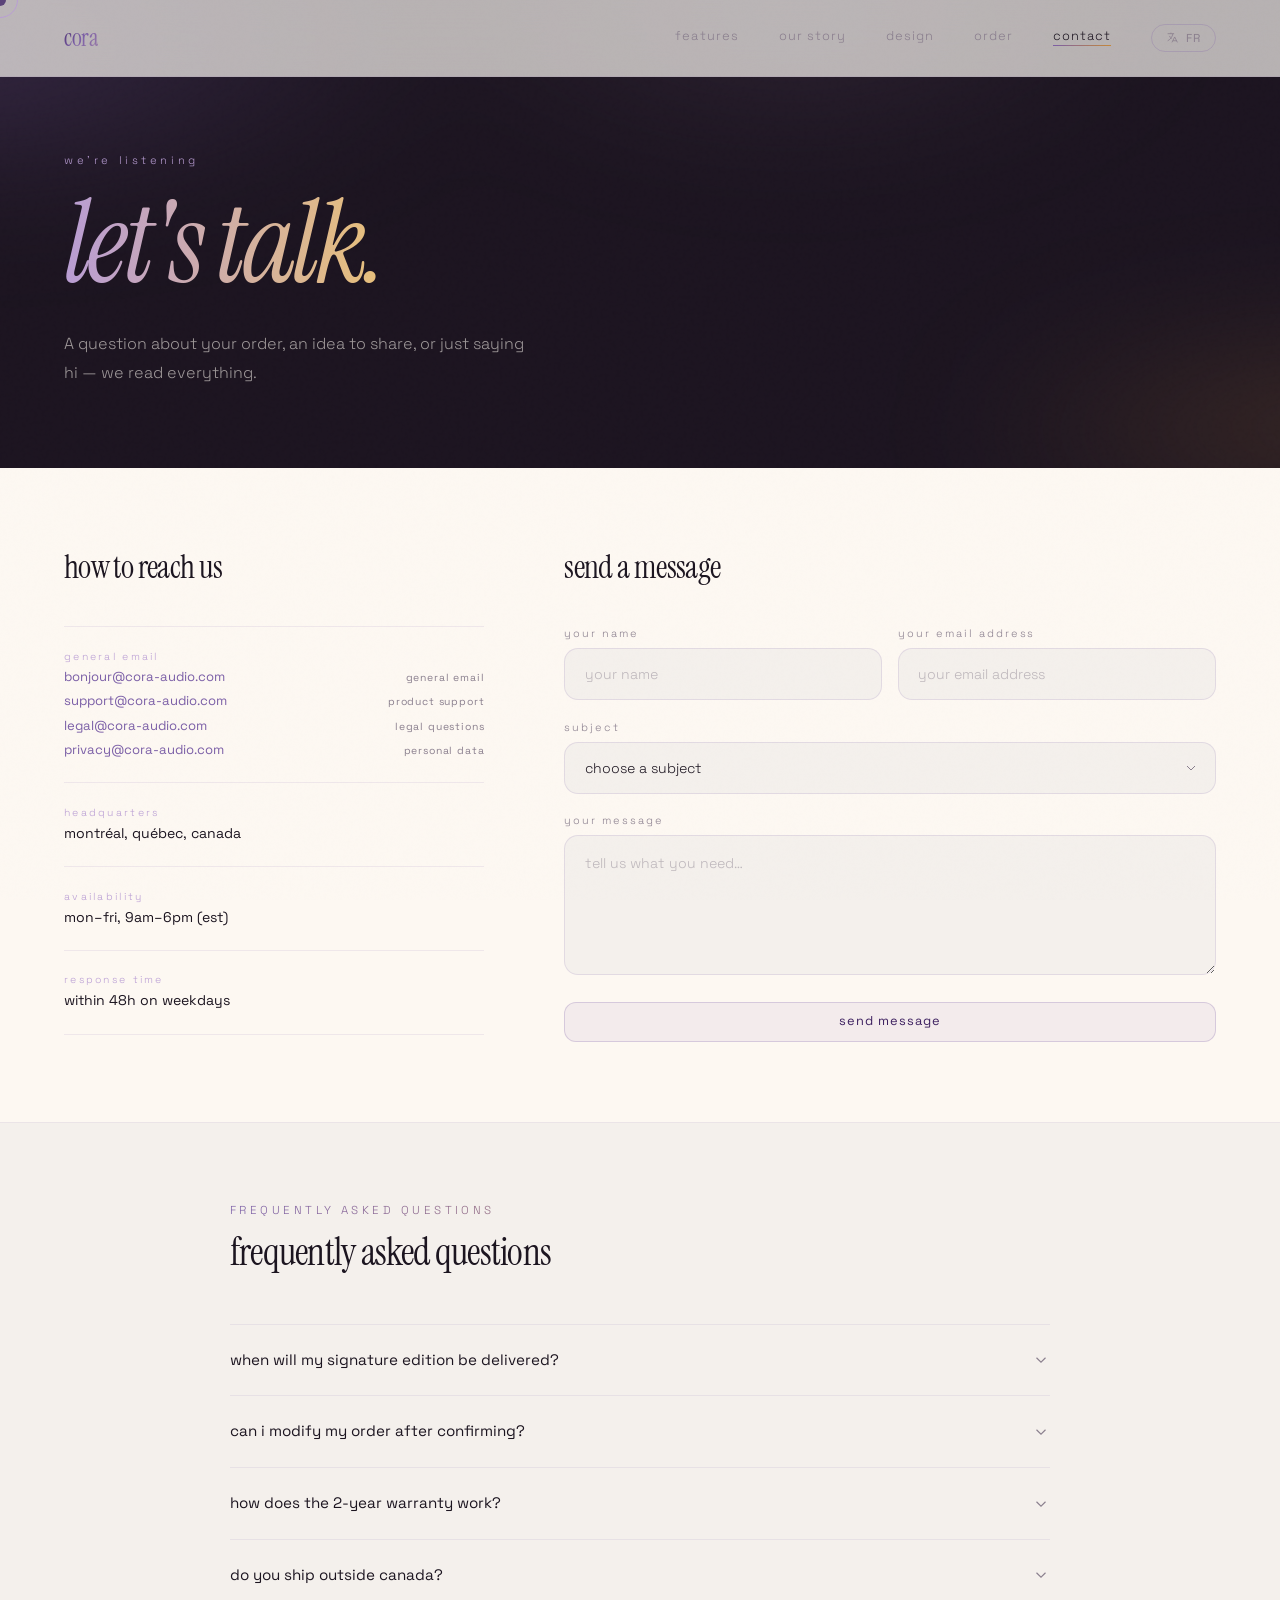
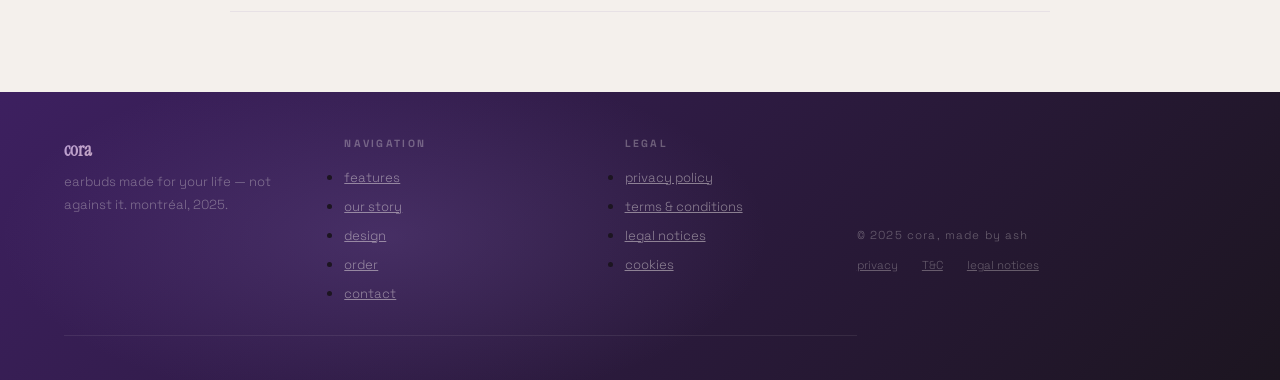
<file: contact.html>
<!DOCTYPE html>
<html lang="fr" data-i18n-title="contact.pageTitle">
<head>
    <meta charset="UTF-8"/>
    <meta name="viewport" content="width=device-width, initial-scale=1.0"/>
    <title>cora — contact</title>
    <link href="https://fonts.googleapis.com/css2?family=Instrument+Serif:ital@0;1&family=Space+Grotesk:wght@300;400;500&display=swap" rel="stylesheet"/>
    <link rel="stylesheet" href="styles.css"/>
    <style>
        /* Styles included from original contact.html - kept as is */
        .lang-switcher { position: fixed; bottom: 2rem; right: 2rem; z-index: 600; display: flex; flex-direction: column; align-items: flex-end; gap: 0.5rem; }
        .lang-toggle { background: var(--cream); border: 1px solid rgba(123,94,167,0.2); border-radius: 40px; padding: 0.55rem 1.1rem; font-family: 'Space Grotesk', sans-serif; font-size: 0.72rem; letter-spacing: 0.1em; color: var(--purple); cursor: none; display: flex; align-items: center; gap: 0.5rem; box-shadow: 0 4px 20px rgba(123,94,167,0.12); transition: all 0.2s; }
        .lang-toggle:hover { background: var(--purple); color: var(--cream); border-color: var(--purple); }
        .lang-toggle svg { width: 14px; height: 14px; }
        .lang-panel { background: var(--cream); border: 1px solid rgba(123,94,167,0.15); border-radius: 20px; padding: 0.8rem; display: none; flex-direction: column; gap: 0.2rem; box-shadow: 0 8px 40px rgba(28,21,32,0.12); min-width: 160px; }
        .lang-panel.open { display: flex; }
        .lang-panel-label { font-size: 0.62rem; letter-spacing: 0.22em; color: var(--muted); padding: 0.3rem 0.6rem 0.6rem; border-bottom: 1px solid rgba(123,94,167,0.08); margin-bottom: 0.3rem; }
        [data-lang-btn] { background: none; border: none; padding: 0.5rem 0.75rem; border-radius: 10px; font-family: 'Space Grotesk', sans-serif; font-size: 0.78rem; font-weight: 300; color: var(--muted); cursor: none; text-align: left; transition: all 0.15s; display: flex; align-items: center; gap: 0.6rem; }
        [data-lang-btn]:hover { background: rgba(123,94,167,0.06); color: var(--text); }
        [data-lang-btn].is-active { color: var(--purple); font-weight: 500; background: rgba(123,94,167,0.08); }
        [data-lang-btn].is-active::after { content: '✓'; margin-left: auto; font-size: 0.65rem; }
        .lang-flag { font-size: 1rem; line-height: 1; }
        .contact-hero { min-height: 52vh; display: flex; flex-direction: column; justify-content: flex-end; padding: 0 4rem 5rem; position: relative; overflow: hidden; background: var(--text); }
        .contact-hero-bg { position: absolute; inset: -10%; background: radial-gradient(ellipse 60% 55% at 5% 15%, rgba(123,94,167,0.6) 0%, transparent 55%), radial-gradient(ellipse 50% 45% at 95% 85%, rgba(196,135,58,0.4) 0%, transparent 50%), radial-gradient(ellipse 45% 55% at 60% 5%, rgba(158,127,168,0.35) 0%, transparent 55%); filter: blur(60px); animation: meshFloat 20s ease-in-out infinite alternate; }
        .contact-hero-overlay { position: absolute; inset: 0; background: rgba(28,21,32,0.5); }
        .contact-hero > *:not(.contact-hero-bg):not(.contact-hero-overlay) { position: relative; z-index: 2; }
        .contact-hero-kicker { font-size: 0.7rem; letter-spacing: 0.32em; color: var(--purple-light); margin-bottom: 1.2rem; opacity: 0; animation: fadeUp 0.7s ease forwards 0.2s; }
        .contact-hero-title { font-family: 'Instrument Serif', serif; font-size: clamp(3.5rem, 9vw, 8rem); font-weight: 400; line-height: 1.0; letter-spacing: -0.04em; color: var(--cream); max-width: 700px; opacity: 0; animation: fadeUp 0.9s ease forwards 0.35s; }
        .contact-hero-title em { font-style: italic; background: linear-gradient(90deg, var(--purple-light), var(--amber-light)); -webkit-background-clip: text; -webkit-text-fill-color: transparent; background-clip: text; }
        .contact-hero-sub { margin-top: 1.8rem; font-size: 1rem; line-height: 1.8; font-weight: 300; color: rgba(253,248,242,0.58); max-width: 460px; opacity: 0; animation: fadeUp 0.9s ease forwards 0.55s; }
        .contact-body { background: var(--cream); padding: 5rem 4rem; }
        .contact-shell { max-width: 1200px; margin: 0 auto; display: grid; grid-template-columns: 1fr 1.55fr; gap: 5rem; align-items: start; }
        .contact-info-col { position: sticky; top: 100px; }
        .contact-info-title { font-family: 'Instrument Serif', serif; font-size: clamp(1.4rem, 2.5vw, 2rem); font-weight: 400; color: var(--text); line-height: 1.2; letter-spacing: -0.02em; margin-bottom: 2.5rem; }
        .contact-info-list { display: flex; flex-direction: column; gap: 0; }
        .contact-info-item { padding: 1.4rem 0; border-top: 1px solid rgba(123,94,167,0.1); display: flex; flex-direction: column; gap: 0.25rem; }
        .contact-info-item:last-child { border-bottom: 1px solid rgba(123,94,167,0.1); }
        .contact-info-label { font-size: 0.65rem; letter-spacing: 0.22em; color: var(--purple-light); }
        .contact-info-value { font-size: 0.88rem; font-weight: 400; color: var(--text); line-height: 1.5; }
        .contact-info-value a { color: var(--text); text-decoration: none; transition: color 0.2s; }
        .contact-info-value a:hover { color: var(--purple); }
        .contact-email-group { display: flex; flex-direction: column; gap: 0.3rem; }
        .contact-email-row { display: flex; justify-content: space-between; align-items: baseline; gap: 1rem; }
        .contact-email-row a { font-size: 0.82rem; color: var(--purple); text-decoration: none; transition: color 0.2s; font-weight: 400; }
        .contact-email-row a:hover { color: var(--amber); }
        .contact-email-purpose { font-size: 0.65rem; letter-spacing: 0.08em; color: var(--muted); white-space: nowrap; }
        .contact-form-col {}
        .contact-form-title { font-family: 'Instrument Serif', serif; font-size: clamp(1.4rem, 2.5vw, 2rem); font-weight: 400; color: var(--text); line-height: 1.2; letter-spacing: -0.02em; margin-bottom: 2.5rem; }
        .contact-form { display: flex; flex-direction: column; gap: 1.2rem; }
        .field-row { display: grid; grid-template-columns: 1fr 1fr; gap: 1rem; }
        .field-group { display: flex; flex-direction: column; gap: 0.5rem; }
        .field-group label { font-size: 0.68rem; letter-spacing: 0.18em; color: var(--muted); }
        .field-group input, .field-group select, .field-group textarea { background: var(--bg); border: 1px solid rgba(123,94,167,0.15); border-radius: 14px; padding: 1rem 1.2rem; font-family: 'Space Grotesk', sans-serif; font-size: 0.88rem; font-weight: 300; color: var(--text); outline: none; transition: border-color 0.25s, box-shadow 0.25s; width: 100%; appearance: none; -webkit-appearance: none; }
        .field-group select { background-image: url("data:image/svg+xml,%3Csvg xmlns='http://www.w3.org/2000/svg' viewBox='0 0 24 24' fill='none' stroke='%238A7F8E' stroke-width='1.5'%3E%3Cpath d='M6 9l6 6 6-6'/%3E%3C/svg%3E"); background-repeat: no-repeat; background-position: right 1rem center; background-size: 16px; padding-right: 2.5rem; cursor: none; }
        .field-group textarea { resize: vertical; min-height: 140px; line-height: 1.7; }
        .field-group input:focus, .field-group select:focus, .field-group textarea:focus { border-color: var(--purple-light); box-shadow: 0 0 0 3px rgba(123,94,167,0.08); }
        .field-group input::placeholder, .field-group textarea::placeholder { color: rgba(138,127,142,0.5); }
        .contact-submit { margin-top: 0.5rem; }
        .contact-submit .btn { width: 100%; justify-content: center; }
        .contact-success { display: none; text-align: center; padding: 3.5rem 2rem; background: linear-gradient(145deg, rgba(123,94,167,0.06), rgba(196,135,58,0.04)); border: 1px solid rgba(123,94,167,0.12); border-radius: 24px; }
        .contact-success.visible { display: block; }
        .contact-success-icon { width: 52px; height: 52px; border-radius: 50%; background: linear-gradient(135deg, var(--purple), var(--mauve)); display: flex; align-items: center; justify-content: center; margin: 0 auto 1.5rem; }
        .contact-success-icon svg { width: 22px; height: 22px; stroke: white; }
        .contact-success h3 { font-family: 'Instrument Serif', serif; font-size: 1.8rem; font-weight: 400; color: var(--text); margin-bottom: 0.7rem; letter-spacing: -0.02em; }
        .contact-success p { font-size: 0.88rem; line-height: 1.8; color: var(--muted); }
        .contact-faq { background: var(--bg); padding: 5rem 4rem; border-top: 1px solid rgba(123,94,167,0.08); }
        .faq-shell { max-width: 820px; margin: 0 auto; }
        .faq-header { margin-bottom: 3rem; }
        .faq-header h2 { font-family: 'Instrument Serif', serif; font-size: clamp(1.6rem, 3vw, 2.4rem); font-weight: 400; color: var(--text); line-height: 1.2; letter-spacing: -0.02em; }
        .faq-list { display: flex; flex-direction: column; }
        .faq-item { border-top: 1px solid rgba(123,94,167,0.1); }
        .faq-item:last-child { border-bottom: 1px solid rgba(123,94,167,0.1); }
        .faq-q { width: 100%; background: none; border: none; padding: 1.5rem 0; display: flex; justify-content: space-between; align-items: center; gap: 1.5rem; font-family: 'Space Grotesk', sans-serif; font-size: 0.95rem; font-weight: 400; color: var(--text); text-align: left; cursor: none; transition: color 0.2s; }
        .faq-q:hover { color: var(--purple); }
        .faq-q span { flex: 1; line-height: 1.5; }
        .faq-icon { width: 18px; height: 18px; flex-shrink: 0; stroke: var(--muted); transition: transform 0.3s ease; }
        .faq-item.open .faq-icon { transform: rotate(180deg); }
        .faq-a { max-height: 0; overflow: hidden; transition: max-height 0.35s ease; }
        .faq-item.open .faq-a { max-height: 200px; }
        .faq-a p { padding-bottom: 1.5rem; font-size: 0.87rem; line-height: 1.9; font-weight: 300; color: var(--muted); }
        @keyframes fadeUp { from { opacity: 0; transform: translateY(18px); } to { opacity: 1; transform: translateY(0); } }
        @media (max-width: 900px) { .contact-hero { padding: 0 2rem 4rem; } .contact-body { padding: 4rem 2rem; } .contact-shell { grid-template-columns: 1fr; gap: 3.5rem; } .contact-info-col { position: static; } .contact-faq { padding: 4rem 2rem; } .field-row { grid-template-columns: 1fr; } .lang-switcher { bottom: 1.2rem; right: 1.2rem; } }
        @media (max-width: 600px) { .contact-hero-title { font-size: clamp(3rem, 14vw, 5rem); } }
    </style>
</head>
<body>

<div class="cursor" id="cursor"></div>
<div class="cursor-ring" id="cursorRing"></div>

<nav>
    <a href="index.html" class="nav-logo" data-i18n="nav.logo">cora</a>
    <ul class="nav-links">
        <li><a href="index.html" data-i18n="nav.functions">fonctions</a></li>
        <li><a href="story.html" data-i18n="nav.story">notre histoire</a></li>
        <li><a href="design.html" data-i18n="nav.design">design</a></li>
        <li><a href="checkout.html" data-i18n="nav.order">commander</a></li>
        <li><a href="contact.html" class="active" data-i18n="nav.contact">contact</a></li>
    <button class="nav-lang-btn" id="navLangBtn" aria-label="Changer de langue" onclick="openLangOverlay()">
        <svg viewBox="0 0 24 24" fill="none" stroke="currentColor" stroke-width="1.5"><path d="M3 5h12M9 3v2m1.048 9.5A18.022 18.022 0 016.412 9m6.088 9h7M11 21l5-10 5 10M12.751 5C11.783 10.77 8.07 15.61 3 18.129"/></svg>
        <span id="navLangLabel">FR</span>
    </button>
    </ul>
</nav>

<section class="contact-hero">
    <div class="contact-hero-bg"></div>
    <div class="contact-hero-overlay"></div>
    <p class="contact-hero-kicker" data-i18n="contact.heroKicker">on est à l'écoute</p>
    <h1 class="contact-hero-title">
        <em data-i18n="contact.heroTitle">parle-nous.</em>
    </h1>
    <p class="contact-hero-sub" data-i18n="contact.heroSub">une question sur ta commande, une idée à partager, ou juste envie de dire bonjour — on lit tout.</p>
</section>

<section class="contact-body">
    <div class="contact-shell">

        <div class="contact-info-col reveal">
            <h2 class="contact-info-title" data-i18n="contact.infoTitle">comment nous joindre</h2>
            <div class="contact-info-list">
                <div class="contact-info-item">
                    <span class="contact-info-label" data-i18n="contact.emailLabel">email général</span>
                    <div class="contact-info-value">
                        <div class="contact-email-group">
                            <div class="contact-email-row">
                                <a href="mailto:bonjour@cora-audio.com" data-i18n="contact.emailGeneral">bonjour@cora-audio.com</a>
                                <span class="contact-email-purpose" data-i18n="contact.emailLabel">email général</span>
                            </div>
                            <div class="contact-email-row">
                                <a href="mailto:support@cora-audio.com" data-i18n="contact.emailSupport">support@cora-audio.com</a>
                                <span class="contact-email-purpose" data-i18n="contact.supportLabel">support produit</span>
                            </div>
                            <div class="contact-email-row">
                                <a href="mailto:legal@cora-audio.com" data-i18n="contact.emailLegal">legal@cora-audio.com</a>
                                <span class="contact-email-purpose" data-i18n="contact.legalLabel">questions légales</span>
                            </div>
                            <div class="contact-email-row">
                                <a href="mailto:privacy@cora-audio.com" data-i18n="contact.emailPrivacy">privacy@cora-audio.com</a>
                                <span class="contact-email-purpose" data-i18n="contact.privacyLabel">données personnelles</span>
                            </div>
                        </div>
                    </div>
                </div>
                <div class="contact-info-item">
                    <span class="contact-info-label" data-i18n="contact.addressLabel">siège social</span>
                    <span class="contact-info-value" data-i18n="contact.addressLine">montréal, québec, canada</span>
                </div>
                <div class="contact-info-item">
                    <span class="contact-info-label" data-i18n="contact.hoursLabel">disponibilité</span>
                    <span class="contact-info-value" data-i18n="contact.hoursLine">lun–ven, 9h–18h (est)</span>
                </div>
                <div class="contact-info-item">
                    <span class="contact-info-label" data-i18n="contact.responseLabel">délai de réponse</span>
                    <span class="contact-info-value" data-i18n="contact.responseLine">sous 48h en semaine</span>
                </div>
            </div>
        </div>

        <div class="contact-form-col reveal reveal-delay-1">
            <h2 class="contact-form-title" data-i18n="contact.formTitle">envoyer un message</h2>

            <div class="contact-success" id="contactSuccess" role="alert">
                <div class="contact-success-icon">
                    <svg viewBox="0 0 24 24" fill="none" stroke="currentColor" stroke-width="2">
                        <path d="M5 13l4 4L19 7"/>
                    </svg>
                </div>
                <h3 data-i18n="contact.successTitle">message envoyé.</h3>
                <p data-i18n="contact.successMsg">on a bien reçu ton message et on te répond sous 48h. merci.</p>
            </div>

            <div id="contactFormWrap">
                <div class="contact-form" id="contactForm">
                    <div class="field-row">
                        <div class="field-group">
                            <label for="contactName" data-i18n="contact.fieldName">votre nom</label>
                            <input type="text" id="contactName" name="name" autocomplete="name" data-i18n-placeholder="contact.fieldName" required/>
                        </div>
                        <div class="field-group">
                            <label for="contactEmail" data-i18n="contact.fieldEmail">votre adresse courriel</label>
                            <input type="email" id="contactEmail" name="email" autocomplete="email" data-i18n-placeholder="contact.fieldEmail" required/>
                        </div>
                    </div>
                    <div class="field-group">
                        <label for="contactSubject" data-i18n="contact.fieldSubject">sujet</label>
                        <select id="contactSubject" name="subject" data-i18n-options="contact.subjectOptions">
                            <option value="">choisir un sujet</option>
                            <option value="order">ma commande</option>
                            <option value="product">question produit</option>
                            <option value="press">presse &amp; partenariats</option>
                            <option value="feedback">retour d'expérience</option>
                            <option value="other">autre</option>
                        </select>
                    </div>
                    <div class="field-group">
                        <label for="contactMessage" data-i18n="contact.fieldMessage">votre message</label>
                        <textarea id="contactMessage" name="message" data-i18n-placeholder="contact.fieldMessagePlaceholder" placeholder="raconte-nous ce dont tu as besoin…" required></textarea>
                    </div>
                    <div class="contact-submit">
                        <button type="button" class="btn btn-primary" id="contactSubmitBtn" onclick="handleContactSubmit()">
                            <span data-i18n="contact.submitBtn">envoyer le message</span>
                        </button>
                    </div>
                </div>
            </div>
        </div>

    </div>
</section>

<section class="contact-faq reveal">
    <div class="faq-shell">
        <div class="faq-header">
            <p class="section-kicker" style="margin-bottom: 0.8rem;" data-i18n="contact.faqTitle">questions fréquentes</p>
            <h2 data-i18n="contact.faqTitle">questions fréquentes</h2>
        </div>
        <div class="faq-list" data-i18n-faq="contact.faqItems"></div>
    </div>
</section>

<footer>
    <div class="footer-top">
        <div>
            <div class="footer-logo" data-i18n="nav.logo">cora</div>
            <p class="footer-brand-desc" data-i18n="footer.tagline">des écouteurs pensés pour ta vie — pas contre elle. montréal, 2025.</p>
        </div>
        <div class="footer-col">
            <h4 data-i18n="footer.nav">navigation</h4>
            <ul>
                <li><a href="index.html" data-i18n="nav.functions">fonctions</a></li>
                <li><a href="story.html" data-i18n="nav.story">notre histoire</a></li>
                <li><a href="design.html" data-i18n="nav.design">design</a></li>
                <li><a href="checkout.html" data-i18n="nav.order">commander</a></li>
                <li><a href="contact.html" data-i18n="nav.contact">contact</a></li>
            </ul>
        </div>
        <div class="footer-col">
            <h4 data-i18n="footer.legal">légal</h4>
            <ul>
                <li><a href="legal.html#privacy" data-i18n="footer.privacy">politique de confidentialité</a></li>
                <li><a href="legal.html#cgv" data-i18n="footer.cgv">conditions générales de vente</a></li>
                <li><a href="legal.html#mentions" data-i18n="footer.mentions">mentions légales</a></li>
                <li><a href="legal.html#cookies" data-i18n="footer.cookies">cookies</a></li>
            </ul>
        </div>
    </div>
    <div class="footer-bottom">
        <p class="footer-copy" data-i18n="footer.copy">© 2025 cora, fait par ash</p>
        <div class="footer-legal">
            <a href="legal.html#privacy" data-i18n="footer.privacyShort">confidentialité</a>
            <a href="legal.html#cgv" data-i18n="footer.cgvShort">CGV</a>
            <a href="legal.html#mentions" data-i18n="footer.mentionsShort">mentions légales</a>
        </div>
    </div>
</footer>

<script src="script.js" defer></script>

<div class="lang-overlay" id="langOverlay" role="dialog" aria-modal="true" aria-label="Sélection de la langue">
    <div class="lang-overlay-backdrop" onclick="closeLangOverlay()"></div>
    <div class="lang-overlay-panel">
        <div class="lang-overlay-header">
            <h2 class="lang-overlay-title">choisir <em>ta langue.</em></h2>
            <button class="lang-overlay-close" onclick="closeLangOverlay()" aria-label="Fermer">
                <svg viewBox="0 0 24 24" fill="none" stroke="currentColor" stroke-width="1.5"><path d="M18 6L6 18M6 6l12 12"/></svg>
            </button>
        </div>
        <div class="lang-grid">
            <button class="lang-card" data-lang-btn="fr" onclick="CoraI18n.setLang('fr');closeLangOverlay()">
                <span class="lang-card-flag">🇫🇷</span>
                <span class="lang-card-name">Français</span>
                <span class="lang-card-native">français</span>
            </button>
            <button class="lang-card" data-lang-btn="en" onclick="CoraI18n.setLang('en');closeLangOverlay()">
                <span class="lang-card-flag">🇬🇧</span>
                <span class="lang-card-name">English</span>
                <span class="lang-card-native">english</span>
            </button>
            <button class="lang-card" data-lang-btn="es" onclick="CoraI18n.setLang('es');closeLangOverlay()">
                <span class="lang-card-flag">🇪🇸</span>
                <span class="lang-card-name">Español</span>
                <span class="lang-card-native">español</span>
            </button>
            <button class="lang-card" data-lang-btn="de" onclick="CoraI18n.setLang('de');closeLangOverlay()">
                <span class="lang-card-flag">🇩🇪</span>
                <span class="lang-card-name">Deutsch</span>
                <span class="lang-card-native">deutsch</span>
            </button>
            <button class="lang-card" data-lang-btn="it" onclick="CoraI18n.setLang('it');closeLangOverlay()">
                <span class="lang-card-flag">🇮🇹</span>
                <span class="lang-card-name">Italiano</span>
                <span class="lang-card-native">italiano</span>
            </button>
            <button class="lang-card" data-lang-btn="ru" onclick="CoraI18n.setLang('ru');closeLangOverlay()">
                <span class="lang-card-flag">🇷🇺</span>
                <span class="lang-card-name">Русский</span>
                <span class="lang-card-native">русский</span>
            </button>
            <button class="lang-card" data-lang-btn="pl" onclick="CoraI18n.setLang('pl');closeLangOverlay()">
                <span class="lang-card-flag">🇵🇱</span>
                <span class="lang-card-name">Polski</span>
                <span class="lang-card-native">polski</span>
            </button>
            <button class="lang-card" data-lang-btn="ko" onclick="CoraI18n.setLang('ko');closeLangOverlay()">
                <span class="lang-card-flag">🇰🇷</span>
                <span class="lang-card-name">한국어</span>
                <span class="lang-card-native">한국어</span>
            </button>
            <button class="lang-card" data-lang-btn="ja" onclick="CoraI18n.setLang('ja');closeLangOverlay()">
                <span class="lang-card-flag">🇯🇵</span>
                <span class="lang-card-name">日本語</span>
                <span class="lang-card-native">日本語</span>
            </button>
            <button class="lang-card" data-lang-btn="zh" onclick="CoraI18n.setLang('zh');closeLangOverlay()">
                <span class="lang-card-flag">🇨🇳</span>
                <span class="lang-card-name">中文</span>
                <span class="lang-card-native">中文（简体）</span>
            </button>
        </div>
    </div>
</div>

<script src="i18n.js" defer></script>
<script>
function openLangOverlay() {
    document.getElementById('langOverlay').classList.add('open');
    document.getElementById('navLangBtn').classList.add('active');
    document.body.style.overflow = 'hidden';
}
function closeLangOverlay() {
    document.getElementById('langOverlay').classList.remove('open');
    document.getElementById('navLangBtn').classList.remove('active');
    document.body.style.overflow = '';
}
document.addEventListener('keydown', e => { if (e.key === 'Escape') closeLangOverlay(); });
document.addEventListener('DOMContentLoaded', () => {
    const labels = {fr:'FR',en:'EN',es:'ES',de:'DE',it:'IT',ru:'RU',pl:'PL',ko:'KO',ja:'JA',zh:'ZH'};
    const updateNav = () => {
        const lang = localStorage.getItem('cora_lang') || 'fr';
        const el = document.getElementById('navLangLabel');
        if (el) el.textContent = labels[lang] || 'FR';
        document.querySelectorAll('[data-lang-btn]').forEach(btn => {
            btn.classList.toggle('is-active', btn.dataset.langBtn === lang);
        });
    };
    updateNav();
    const orig = CoraI18n.setLang.bind(CoraI18n);
    CoraI18n.setLang = (lang) => { orig(lang); updateNav(); };
});
function handleContactSubmit() {
    const formWrap = document.getElementById('contactFormWrap');
    const successDiv = document.getElementById('contactSuccess');
    if (formWrap && successDiv) {
        formWrap.style.display = 'none';
        successDiv.classList.add('visible');
    }
}
</script>
</body>
</html>
</file>
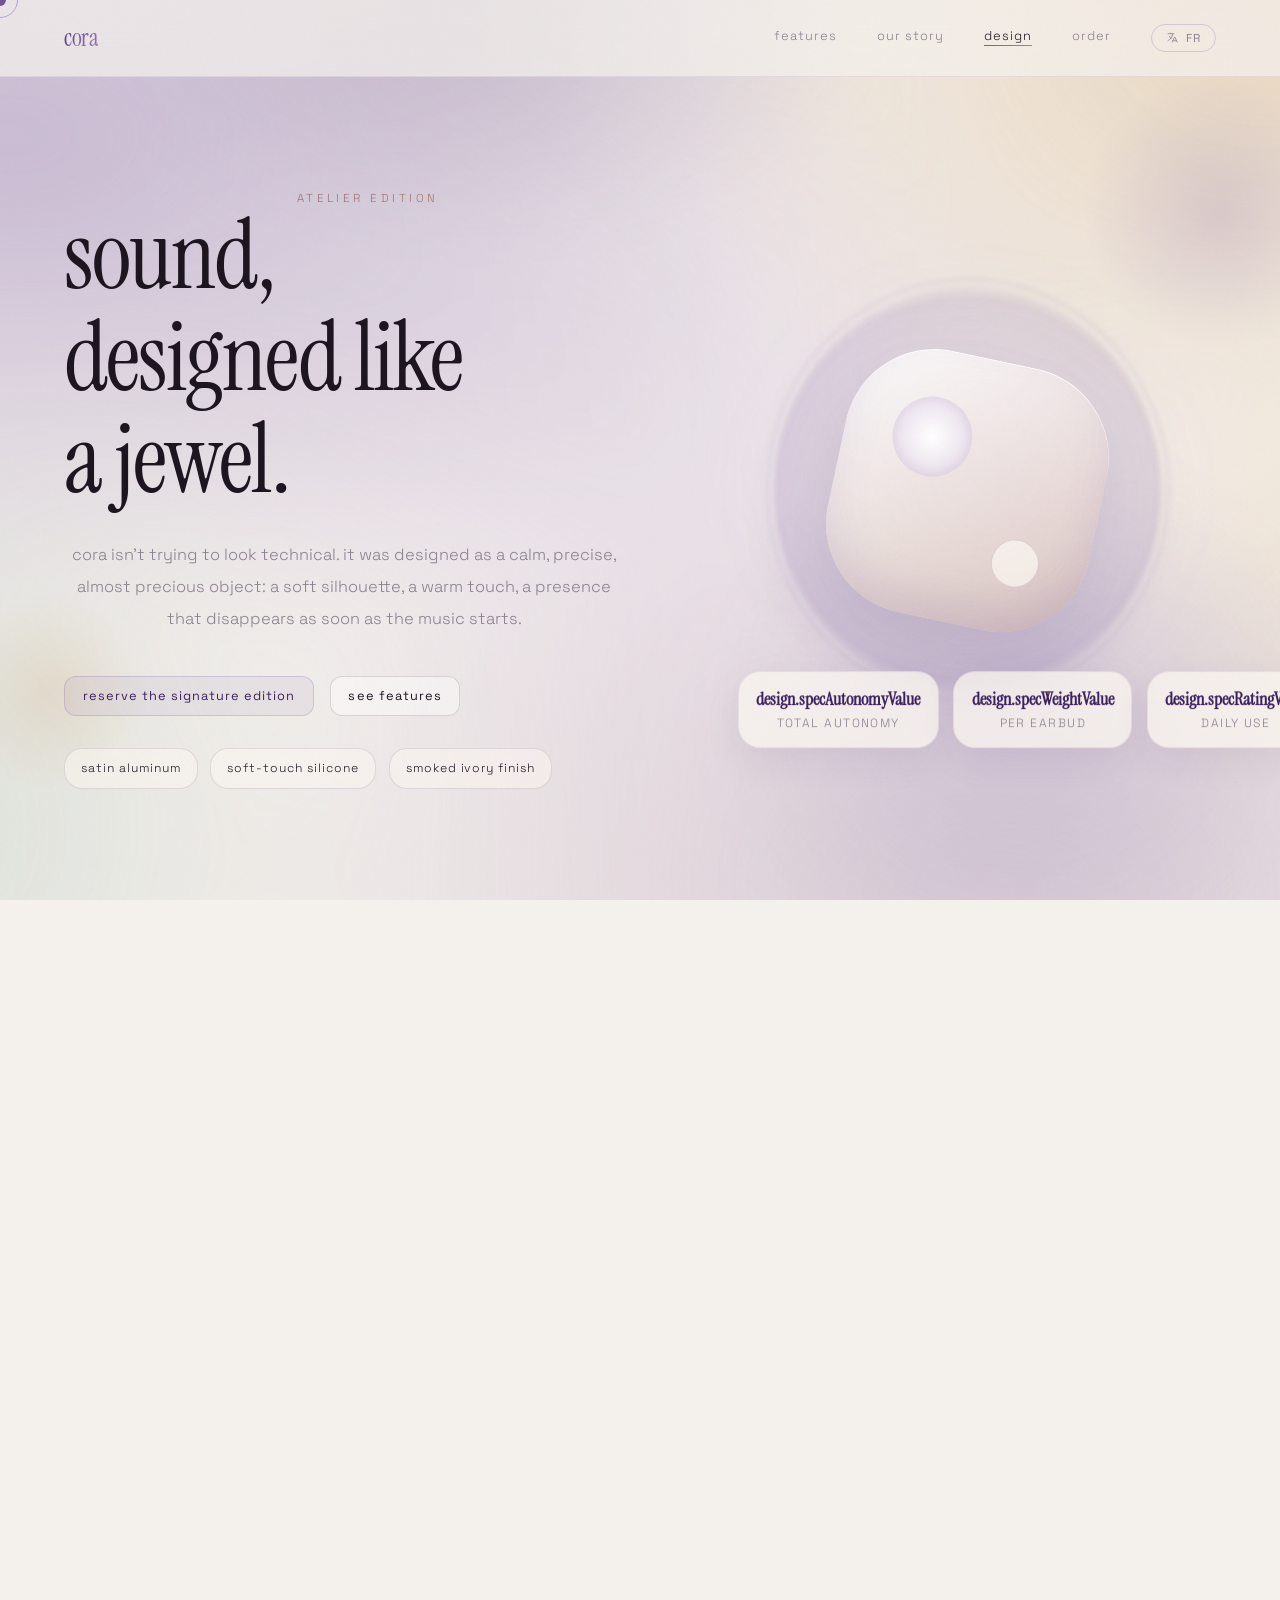
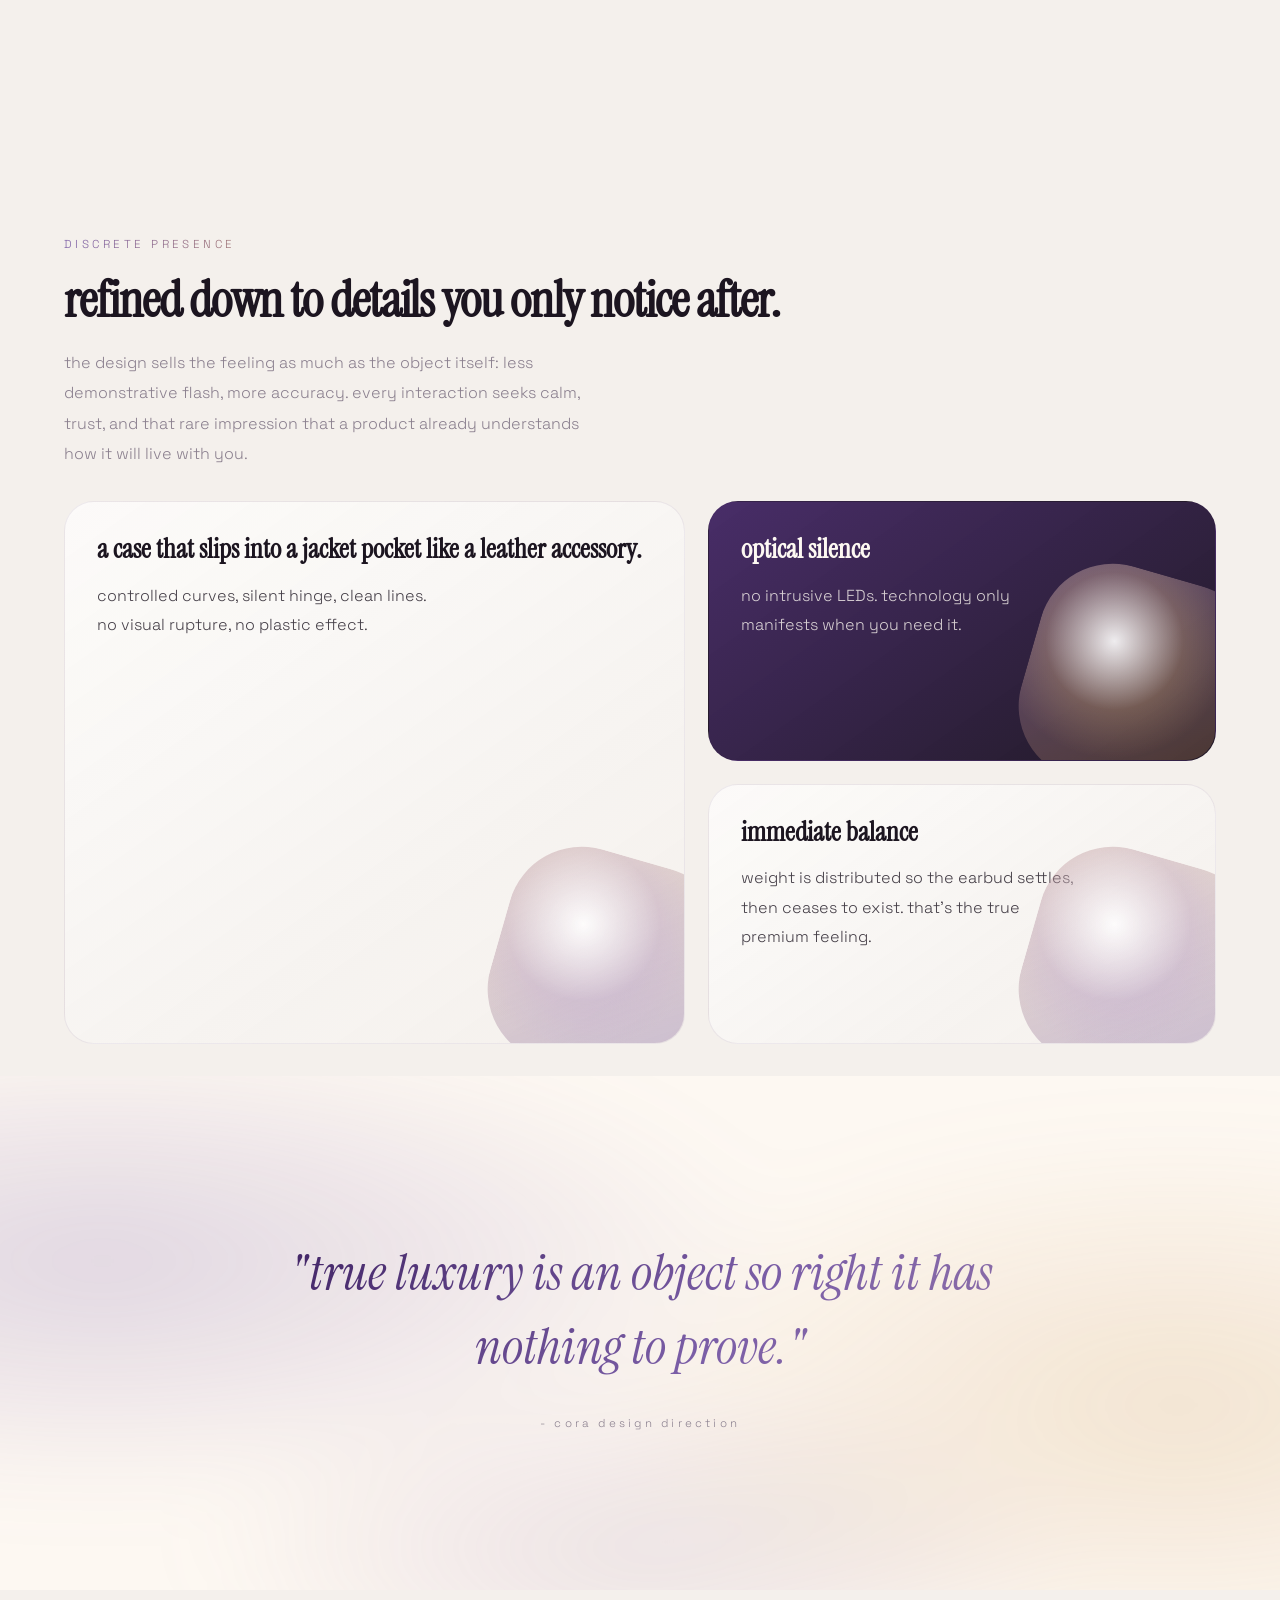
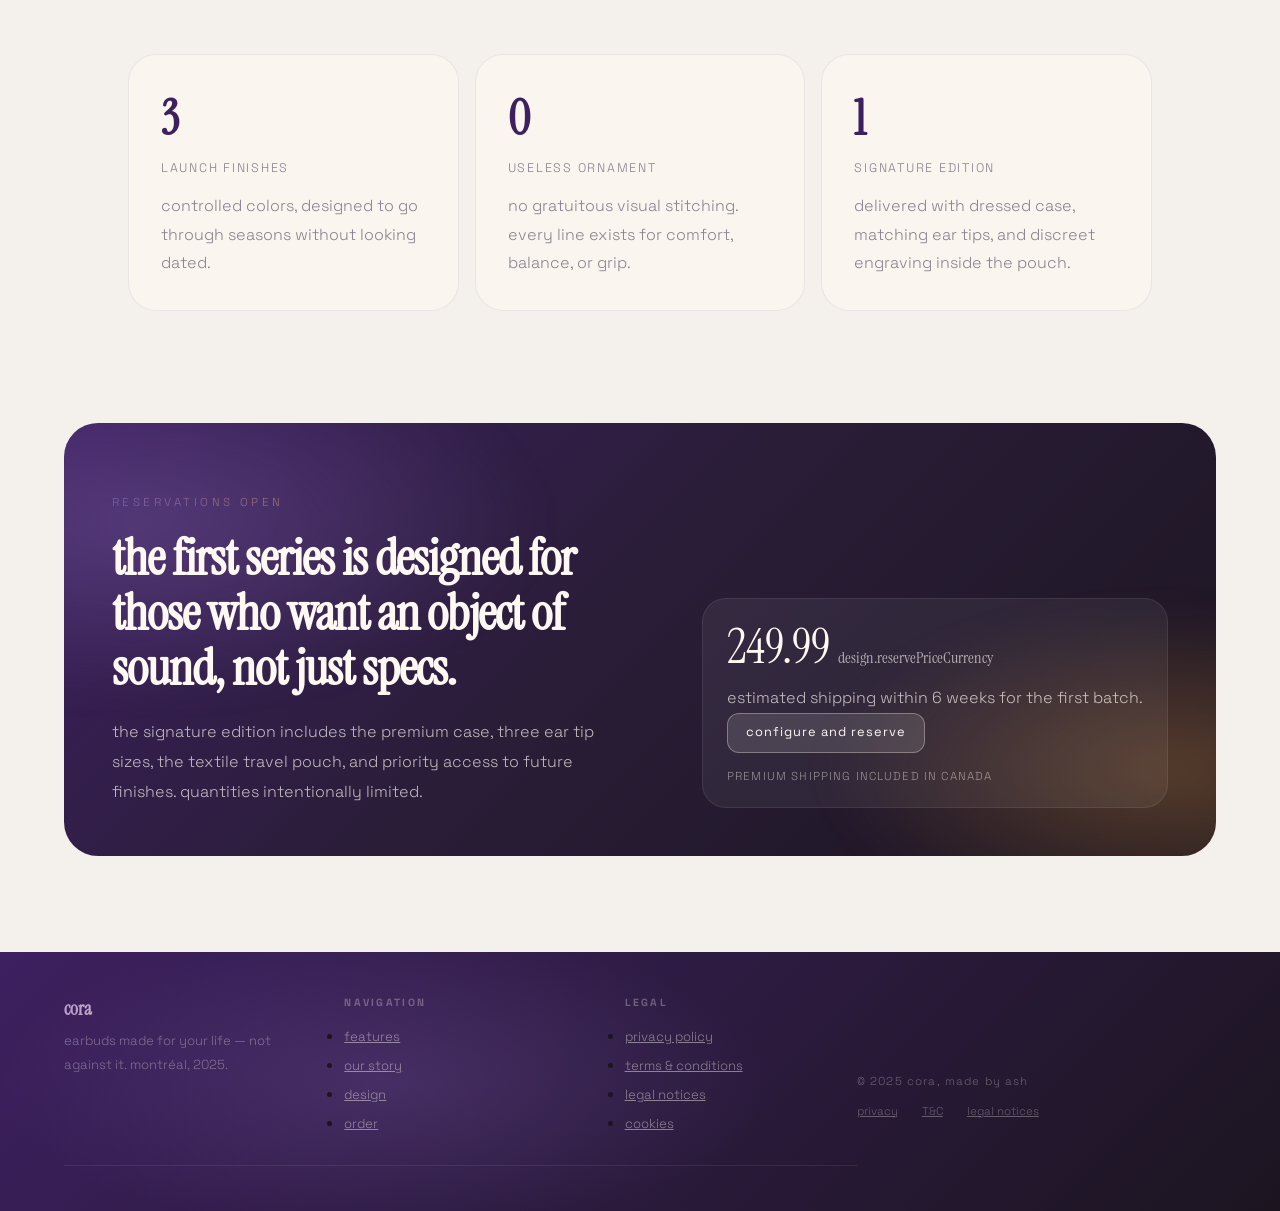
<file: design.html>
<!DOCTYPE html>
<html lang="fr">
<head>
    <meta charset="UTF-8"/>
    <meta name="viewport" content="width=device-width, initial-scale=1.0"/>
    <title data-i18n="design.pageTitle">cora - design</title>
    <link href="https://fonts.googleapis.com/css2?family=Instrument+Serif:ital@0;1&family=Space+Grotesk:wght@300;400;500&display=swap" rel="stylesheet"/>
    <link rel="stylesheet" href="styles.css"/>
</head>
<body>

<div class="cursor" id="cursor"></div>
<div class="cursor-ring" id="cursorRing"></div>

<nav>
    <a href="index.html" class="nav-logo" data-i18n="nav.logo">cora</a>
    <ul class="nav-links">
        <li><a href="index.html" data-i18n="nav.functions">fonctions</a></li>
        <li><a href="story.html" data-i18n="nav.story">notre histoire</a></li>
        <li><a href="design.html" class="active" data-i18n="nav.design">design</a></li>
        <li><a href="checkout.html" data-i18n="nav.order">commander</a></li>
    <button class="nav-lang-btn" id="navLangBtn" aria-label="Changer de langue" onclick="openLangOverlay()">
        <svg viewBox="0 0 24 24" fill="none" stroke="currentColor" stroke-width="1.5"><path d="M3 5h12M9 3v2m1.048 9.5A18.022 18.022 0 016.412 9m6.088 9h7M11 21l5-10 5 10M12.751 5C11.783 10.77 8.07 15.61 3 18.129"/></svg>
        <span id="navLangLabel">FR</span>
    </button>
    </ul>
</nav>

<section class="hero design-hero">
    <div class="hero-bg"></div>
    <div class="hero-bg2"></div>
    <div class="hero-overlay"></div>
    <div class="orb orb1"></div>
    <div class="orb orb2"></div>

    <div class="design-hero-layout">
        <div class="design-copy">
            <p class="design-kicker" data-i18n="design.heroKicker">edition atelier</p>
            <h1 class="hero-title" data-i18n="design.heroTitle">le son, dessine comme un bijou.</h1>
            <p class="design-intro" data-i18n="design.heroIntro">cora n'essaie pas d'avoir l'air technique. il a ete pense comme un objet calme, precis, presque precieux: une silhouette douce, un contact chaud, une presence qui disparait des que la musique commence.</p>
            <div class="design-actions">
                <a href="checkout.html" class="btn btn-primary"><span data-i18n="design.btnReserve">reserver l'edition signature</span></a>
                <a href="index.html" class="btn btn-outline"><span data-i18n="design.btnFeatures">voir les fonctions</span></a>
            </div>
            <div class="design-badges">
                <div class="design-badge" data-i18n="design.badge1">aluminium satine</div>
                <div class="design-badge" data-i18n="design.badge2">silicone peau douce</div>
                <div class="design-badge" data-i18n="design.badge3">finition ivoire fumee</div>
            </div>
        </div>

        <div class="design-object-wrap reveal reveal-delay-2">
            <div class="design-object">
                <div class="design-aura"></div>
                <div class="design-core"></div>
                <div class="design-specs">
                    <div class="spec-card">
                        <strong data-i18n="design.specAutonomyValue">32h</strong>
                        <span data-i18n="design.specAutonomy">autonomie totale</span>
                    </div>
                    <div class="spec-card">
                        <strong data-i18n="design.specWeightValue">12 g</strong>
                        <span data-i18n="design.specWeight">par ecouteur</span>
                    </div>
                    <div class="spec-card">
                        <strong data-i18n="design.specRatingValue">IP54</strong>
                        <span data-i18n="design.specRating">usage quotidien</span>
                    </div>
                </div>
            </div>
        </div>
    </div>
</section>

<section class="editorial-band reveal" id="story">
    <div class="editorial-copy">
        <p class="section-kicker" data-i18n="design.editorialKicker">concu comme un rituel</p>
        <h2 data-i18n="design.editorialTitle">un objet que l'on garde sur soi, pas un gadget que l'on tolere.</h2>
        <p data-i18n="design.editorialText">chaque courbe a ete simplifiee jusqu'a l'essentiel. le boitier ferme avec une retenue magnetique nette, les surfaces captent la lumiere sans briller, et les textures ont ete choisies pour vieillir avec grace plutot qu'avec effet.</p>
    </div>
    <div class="material-grid">
        <article class="material-card reveal reveal-delay-1">
            <p class="material-eyebrow" data-i18n="design.material1Eyebrow">matiere</p>
            <h3 data-i18n="design.material1Title">metal satine</h3>
            <p data-i18n="design.material1Text">une coque temperee, douce sous les doigts, avec un reflet poudre plutot qu'un chrome agressif.</p>
        </article>
        <article class="material-card reveal reveal-delay-2">
            <p class="material-eyebrow" data-i18n="design.material2Eyebrow">contact</p>
            <h3 data-i18n="design.material2Title">silicone souple</h3>
            <p data-i18n="design.material2Text">des embouts qui epousent l'oreille sans pression visible, pour rester oublies pendant des heures.</p>
        </article>
        <article class="material-card reveal reveal-delay-2">
            <p class="material-eyebrow" data-i18n="design.material3Eyebrow">silhouette</p>
            <h3 data-i18n="design.material3Title">volume contenu</h3>
            <p data-i18n="design.material3Text">aucune masse superflue. la forme disparait dans le profil pour conserver une allure nette.</p>
        </article>
        <article class="material-card reveal reveal-delay-3">
            <p class="material-eyebrow" data-i18n="design.material4Eyebrow">finitions</p>
            <h3 data-i18n="design.material4Title">palette feutree</h3>
            <p data-i18n="design.material4Text">ivoire fume, prune minerale, ambre gris. des teintes profondes, sobres, presque textiles.</p>
        </article>
    </div>
</section>

<section class="gallery-section">
    <div class="gallery-header gallery-copy reveal">
        <p class="section-kicker" data-i18n="design.galleryKicker">presence discrete</p>
        <h2 data-i18n="design.galleryTitle">raffine jusque dans les details que l'on ne remarque qu'apres.</h2>
        <p data-i18n="design.galleryText">le design vend autant la sensation que l'objet lui-meme: moins d'eclat demonstratif, plus de justesse. chaque interaction cherche le calme, la confiance, et cette impression rare qu'un produit a deja compris comment il allait vivre avec toi.</p>
    </div>

    <div class="gallery-grid">
        <article class="gallery-card reveal reveal-delay-1">
            <h3 data-i18n="design.galleryCard1Title">un boitier qui se glisse dans une poche de veste comme un accessoire de maroquinerie.</h3>
            <p data-i18n="design.galleryCard1Text">arrondis tenus, charniere silencieuse, lignes nettes. pas de rupture visuelle, pas d'effet plastique.</p>
            <div class="gallery-visual"></div>
        </article>

        <div class="gallery-stack">
            <article class="gallery-card dark reveal reveal-delay-2">
                <h3 data-i18n="design.galleryCard2Title">silence optique</h3>
                <p data-i18n="design.galleryCard2Text">aucune led envahissante. la technologie se manifeste seulement quand tu en as besoin.</p>
                <div class="gallery-visual"></div>
            </article>
            <article class="gallery-card reveal reveal-delay-3">
                <h3 data-i18n="design.galleryCard3Title">equilibre immediat</h3>
                <p data-i18n="design.galleryCard3Text">le poids est distribue pour que l'ecouteur se pose, puis cesse d'exister. c'est la vraie sensation premium.</p>
                <div class="gallery-visual"></div>
            </article>
        </div>
    </div>
</section>

<section class="quote-section reveal">
    <p class="quote-text" data-i18n="design.quoteText">"le vrai luxe, c'est un objet tellement juste qu'il n'a rien a prouver."</p>
    <p class="quote-attr" data-i18n="design.quoteAttr">- direction design cora</p>
</section>

<section class="signature-panel">
    <article class="signature-stat reveal reveal-delay-1">
        <strong data-i18n="design.stat1Strong">3</strong>
        <span data-i18n="design.stat1Label">finitions lancement</span>
        <p data-i18n="design.stat1Text">des coloris controles, concus pour traverser les saisons sans paraitre dates.</p>
    </article>
    <article class="signature-stat reveal reveal-delay-2">
        <strong data-i18n="design.stat2Strong">0</strong>
        <span data-i18n="design.stat2Label">ornement inutile</span>
        <p data-i18n="design.stat2Text">aucune couture visuelle gratuite. chaque ligne existe pour le confort, l'equilibre ou la prise en main.</p>
    </article>
    <article class="signature-stat reveal reveal-delay-3">
        <strong data-i18n="design.stat3Strong">1</strong>
        <span data-i18n="design.stat3Label">edition signature</span>
        <p data-i18n="design.stat3Text">livree avec boitier habille, embouts assortis et gravure discrete a l'interieur de l'etui.</p>
    </article>
</section>

<section class="reserve-section" id="reserve">
    <div class="reserve-card reveal">
        <div class="reserve-copy">
            <p class="section-kicker" data-i18n="design.reserveKicker">ouverture des reservations</p>
            <h2 data-i18n="design.reserveTitle">la premiere serie est pensee pour ceux qui veulent un objet de son, pas juste des specs.</h2>
            <p data-i18n="design.reserveText">l'edition signature comprend le boitier premium, trois tailles d'embouts, l'etui textile de transport et un acces prioritaire aux prochaines finitions. quantites volontairement limitees.</p>
        </div>
        <div class="reserve-meta">
            <div class="price-line"><span data-i18n="design.reservePrice">249,99</span> <small data-i18n="design.reservePriceCurrency">ca$</small></div>
            <p data-i18n="design.reserveShipping">expedition estimee sous 6 semaines pour la premiere fabrication.</p>
            <a href="checkout.html" class="btn btn-light"><span data-i18n="design.reserveBtn">configurer et réserver</span></a>
            <div class="fine-print" data-i18n="design.reserveFinePrint">livraison premium incluse au Canada</div>
        </div>
    </div>
</section>

<footer>
    <div class="footer-top">
        <div>
            <div class="footer-logo" data-i18n="nav.logo">cora</div>
            <p class="footer-brand-desc" data-i18n="footer.tagline">des écouteurs pensés pour ta vie — pas contre elle. montréal, 2025.</p>
        </div>
        <div class="footer-col">
            <h4 data-i18n="footer.nav">navigation</h4>
            <ul>
                <li><a href="index.html" data-i18n="nav.functions">fonctions</a></li>
                <li><a href="story.html" data-i18n="nav.story">notre histoire</a></li>
                <li><a href="design.html" data-i18n="nav.design">design</a></li>
                <li><a href="checkout.html" data-i18n="nav.order">commander</a></li>
            </ul>
        </div>
        <div class="footer-col">
            <h4 data-i18n="footer.legal">légal</h4>
            <ul>
                <li><a href="legal.html#privacy" data-i18n="footer.privacy">politique de confidentialité</a></li>
                <li><a href="legal.html#cgv" data-i18n="footer.cgv">conditions générales de vente</a></li>
                <li><a href="legal.html#mentions" data-i18n="footer.mentions">mentions légales</a></li>
                <li><a href="legal.html#cookies" data-i18n="footer.cookies">cookies</a></li>
            </ul>
        </div>
    </div>
    <div class="footer-bottom">
        <p class="footer-copy" data-i18n="footer.copy">© 2025 cora, fait par ash</p>
        <div class="footer-legal">
            <a href="legal.html#privacy" data-i18n="footer.privacyShort">confidentialité</a>
            <a href="legal.html#cgv" data-i18n="footer.cgvShort">CGV</a>
            <a href="legal.html#mentions" data-i18n="footer.mentionsShort">mentions légales</a>
        </div>
    </div>
</footer>

<script src="script.js" defer></script>
<!-- ── LANG OVERLAY ─────────────────────────────────────────────── -->
<div class="lang-overlay" id="langOverlay" role="dialog" aria-modal="true" aria-label="Sélection de la langue">
    <div class="lang-overlay-backdrop" onclick="closeLangOverlay()"></div>
    <div class="lang-overlay-panel">
        <div class="lang-overlay-header">
            <h2 class="lang-overlay-title">choisir <em>ta langue.</em></h2>
            <button class="lang-overlay-close" onclick="closeLangOverlay()" aria-label="Fermer">
                <svg viewBox="0 0 24 24" fill="none" stroke="currentColor" stroke-width="1.5"><path d="M18 6L6 18M6 6l12 12"/></svg>
            </button>
        </div>
        <div class="lang-grid">
            <button class="lang-card" data-lang-btn="fr" onclick="CoraI18n.setLang('fr');closeLangOverlay()">
                <span class="lang-card-flag">🇫🇷</span>
                <span class="lang-card-name">Français</span>
                <span class="lang-card-native">français</span>
            </button>
            <button class="lang-card" data-lang-btn="en" onclick="CoraI18n.setLang('en');closeLangOverlay()">
                <span class="lang-card-flag">🇬🇧</span>
                <span class="lang-card-name">English</span>
                <span class="lang-card-native">english</span>
            </button>
            <button class="lang-card" data-lang-btn="es" onclick="CoraI18n.setLang('es');closeLangOverlay()">
                <span class="lang-card-flag">🇪🇸</span>
                <span class="lang-card-name">Español</span>
                <span class="lang-card-native">español</span>
            </button>
            <button class="lang-card" data-lang-btn="de" onclick="CoraI18n.setLang('de');closeLangOverlay()">
                <span class="lang-card-flag">🇩🇪</span>
                <span class="lang-card-name">Deutsch</span>
                <span class="lang-card-native">deutsch</span>
            </button>
            <button class="lang-card" data-lang-btn="it" onclick="CoraI18n.setLang('it');closeLangOverlay()">
                <span class="lang-card-flag">🇮🇹</span>
                <span class="lang-card-name">Italiano</span>
                <span class="lang-card-native">italiano</span>
            </button>
            <button class="lang-card" data-lang-btn="ru" onclick="CoraI18n.setLang('ru');closeLangOverlay()">
                <span class="lang-card-flag">🇷🇺</span>
                <span class="lang-card-name">Русский</span>
                <span class="lang-card-native">русский</span>
            </button>
            <button class="lang-card" data-lang-btn="pl" onclick="CoraI18n.setLang('pl');closeLangOverlay()">
                <span class="lang-card-flag">🇵🇱</span>
                <span class="lang-card-name">Polski</span>
                <span class="lang-card-native">polski</span>
            </button>
            <button class="lang-card" data-lang-btn="ko" onclick="CoraI18n.setLang('ko');closeLangOverlay()">
                <span class="lang-card-flag">🇰🇷</span>
                <span class="lang-card-name">한국어</span>
                <span class="lang-card-native">한국어</span>
            </button>
            <button class="lang-card" data-lang-btn="ja" onclick="CoraI18n.setLang('ja');closeLangOverlay()">
                <span class="lang-card-flag">🇯🇵</span>
                <span class="lang-card-name">日本語</span>
                <span class="lang-card-native">日本語</span>
            </button>
            <button class="lang-card" data-lang-btn="zh" onclick="CoraI18n.setLang('zh');closeLangOverlay()">
                <span class="lang-card-flag">🇨🇳</span>
                <span class="lang-card-name">中文</span>
                <span class="lang-card-native">中文（简体）</span>
            </button>
        </div>
    </div>
</div>

<script src="i18n.js" defer></script>
<script>
function openLangOverlay() {
    document.getElementById('langOverlay').classList.add('open');
    document.getElementById('navLangBtn').classList.add('active');
    document.body.style.overflow = 'hidden';
}
function closeLangOverlay() {
    document.getElementById('langOverlay').classList.remove('open');
    document.getElementById('navLangBtn').classList.remove('active');
    document.body.style.overflow = '';
}
document.addEventListener('keydown', e => { if (e.key === 'Escape') closeLangOverlay(); });
document.addEventListener('DOMContentLoaded', () => {
    const labels = {fr:'FR',en:'EN',es:'ES',de:'DE',it:'IT',ru:'RU',pl:'PL',ko:'KO',ja:'JA',zh:'ZH'};
    const updateNav = () => {
        const lang = localStorage.getItem('cora_lang') || 'fr';
        const el = document.getElementById('navLangLabel');
        if (el) el.textContent = labels[lang] || 'FR';
        document.querySelectorAll('[data-lang-btn]').forEach(btn => {
            btn.classList.toggle('is-active', btn.dataset.langBtn === lang);
        });
    };
    updateNav();
    const orig = CoraI18n.setLang.bind(CoraI18n);
    CoraI18n.setLang = (lang) => { orig(lang); updateNav(); };
});
</script>
</body>
</html>
</file>
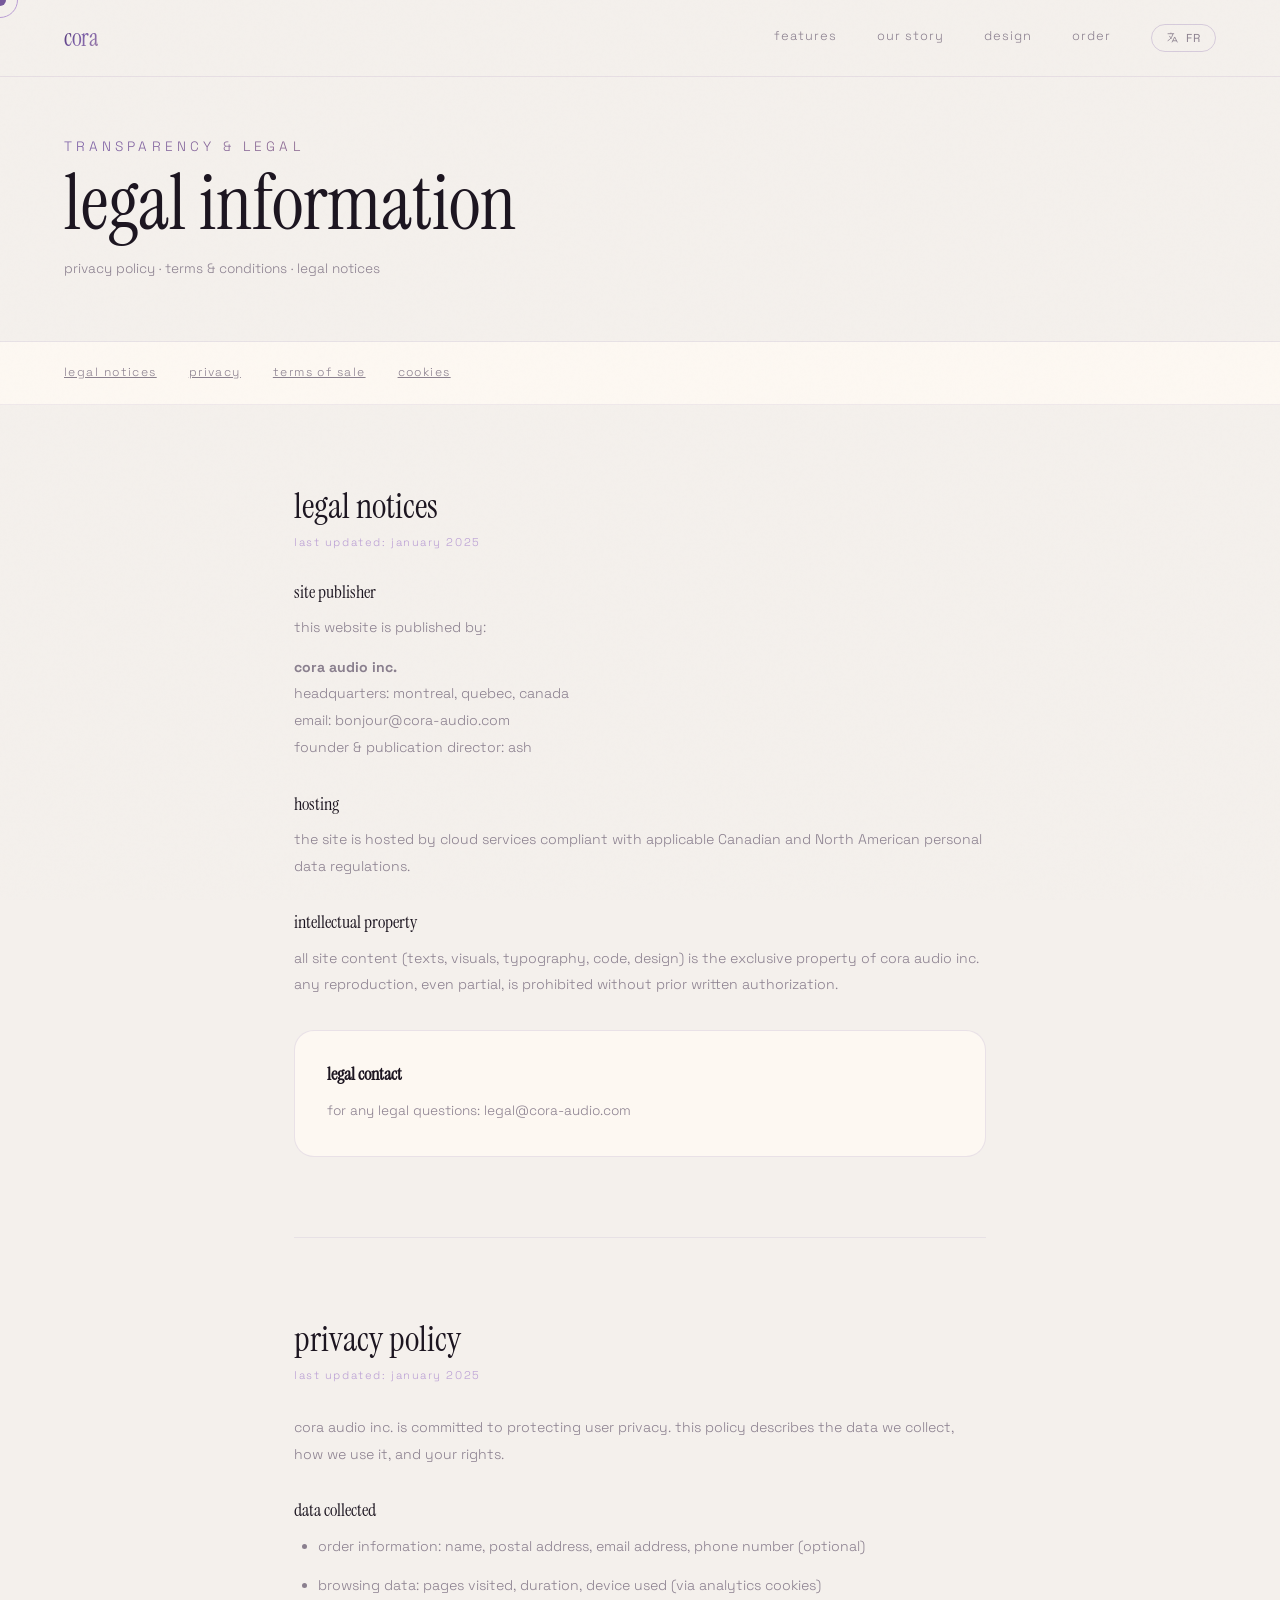
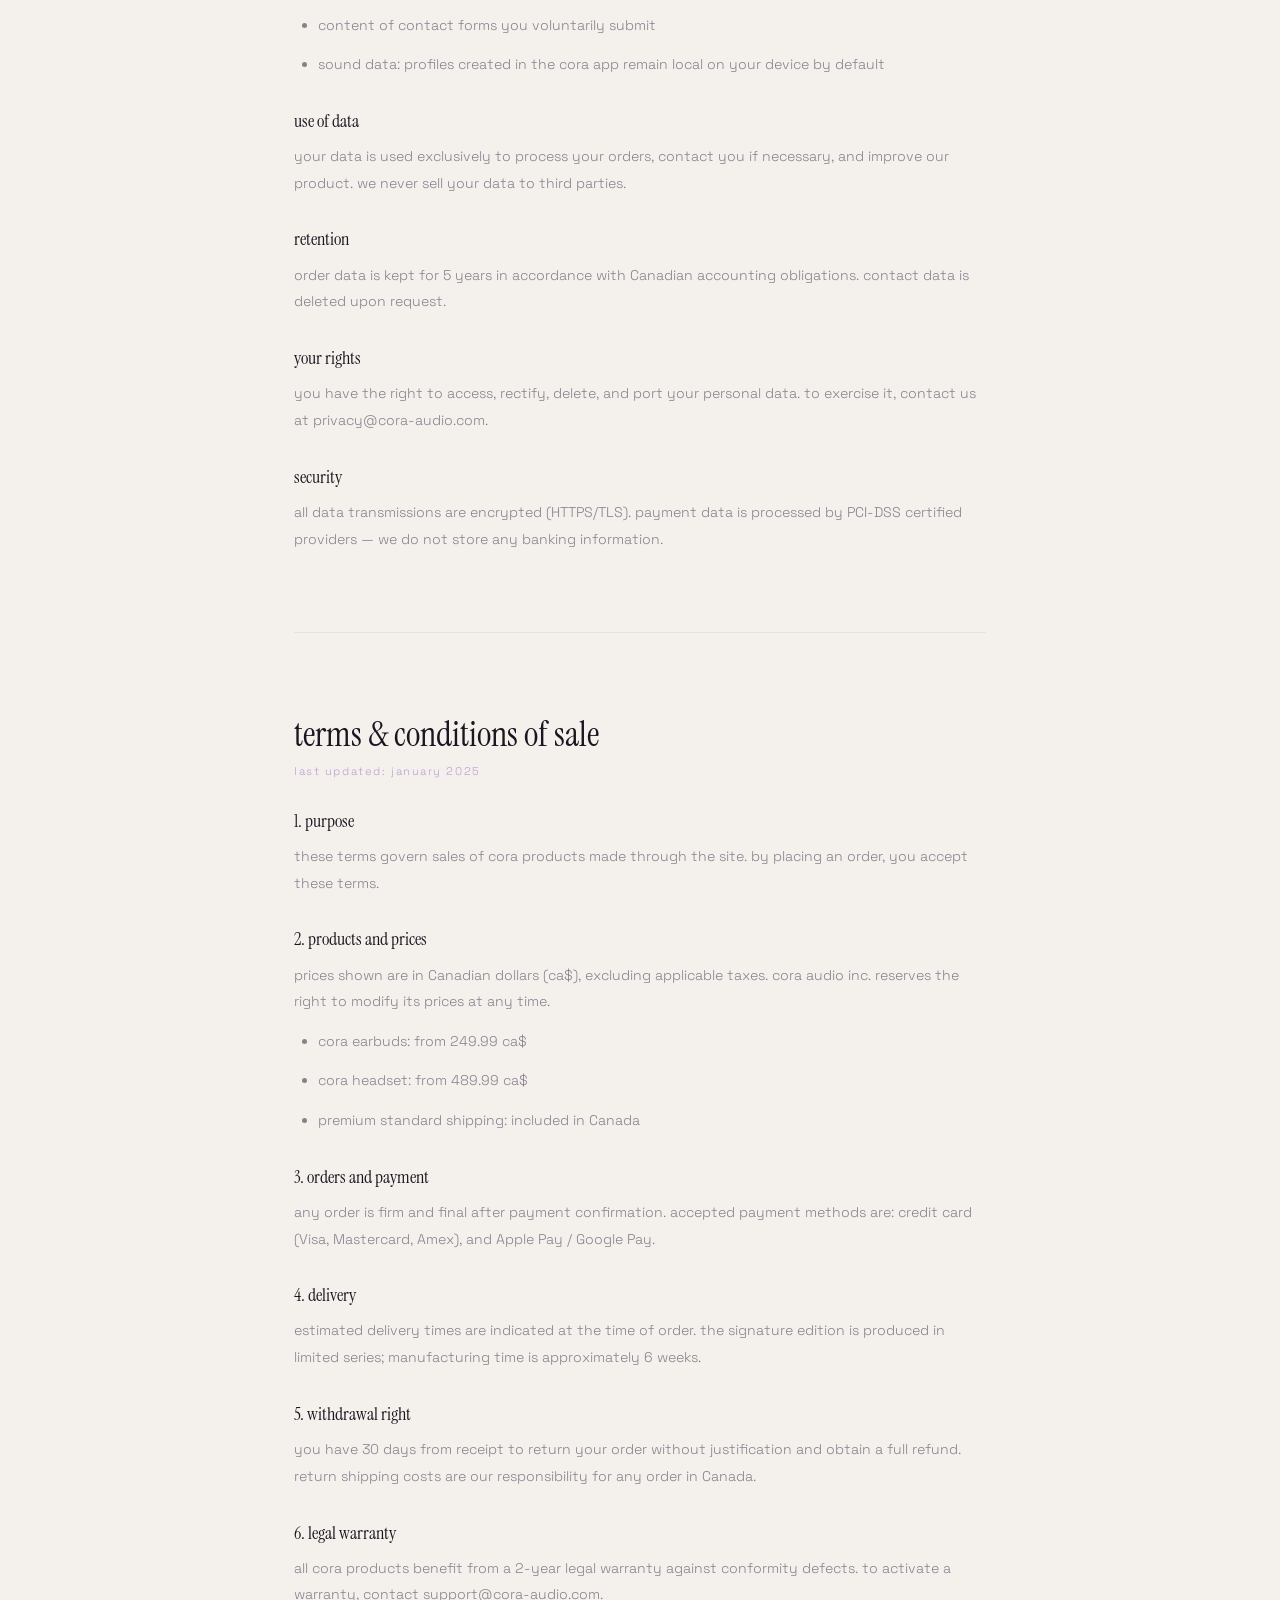
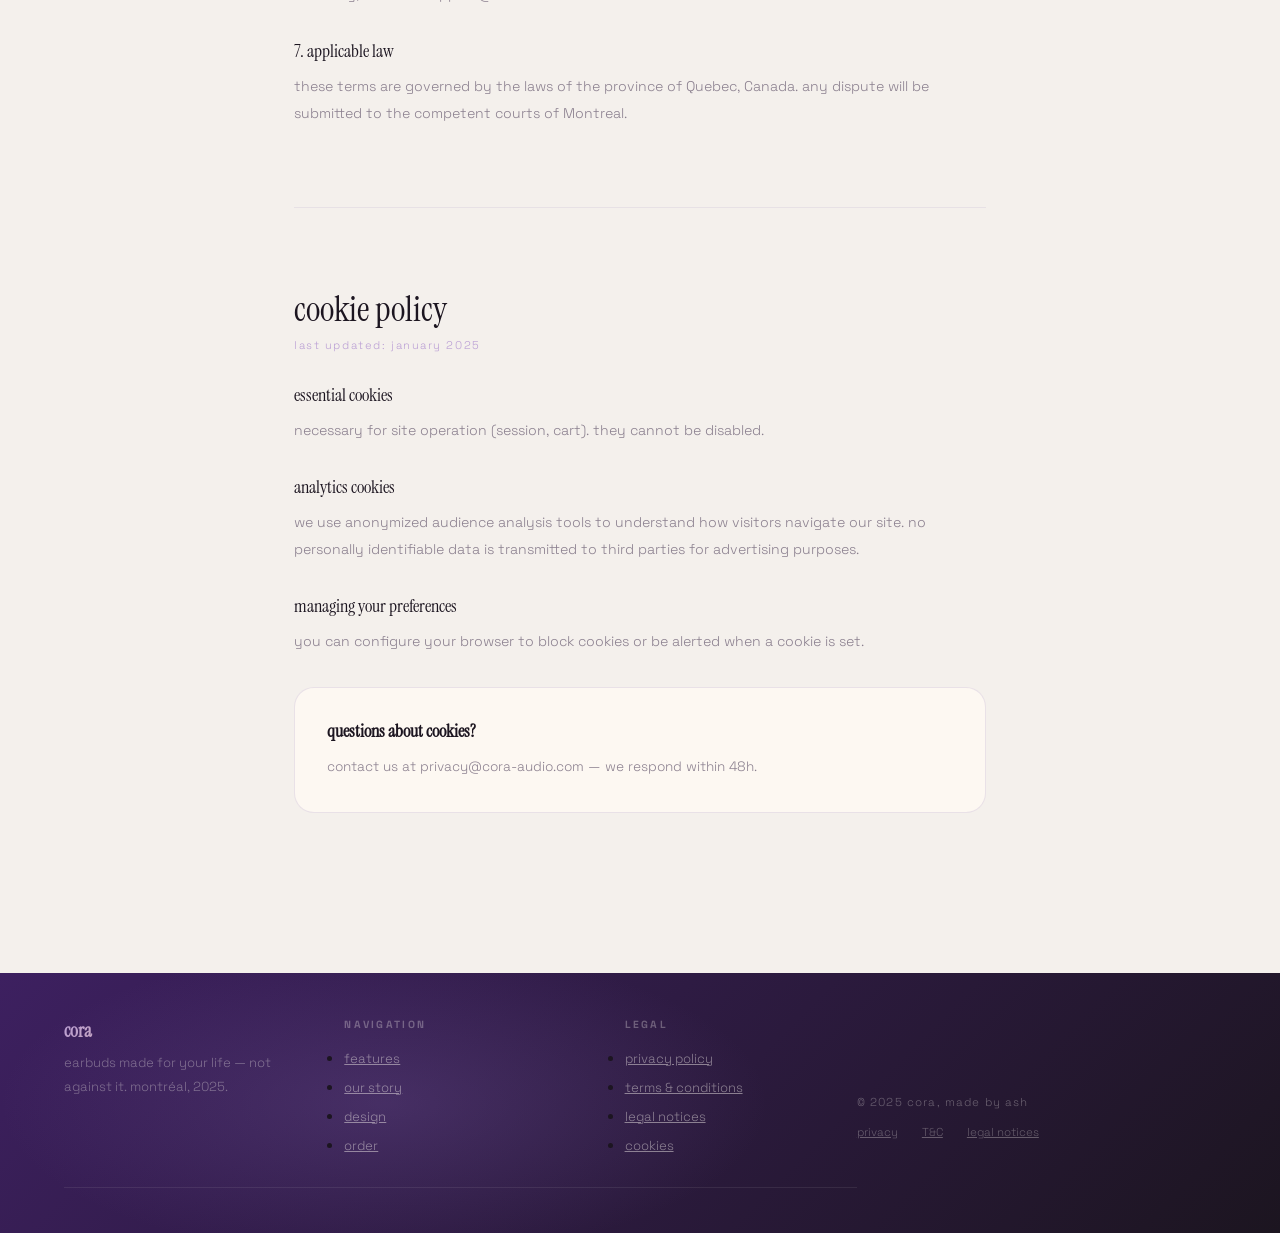
<file: legal.html>
<!DOCTYPE html>
<html lang="fr">
<head>
    <meta charset="UTF-8"/>
    <meta name="viewport" content="width=device-width, initial-scale=1.0"/>
    <title data-i18n="legal.pageTitle">cora — informations légales</title>
    <link href="https://fonts.googleapis.com/css2?family=Instrument+Serif:ital@0;1&family=Space+Grotesk:wght@300;400;500&display=swap" rel="stylesheet"/>
    <link rel="stylesheet" href="styles.css"/>
</head>
<body>

<div class="cursor" id="cursor"></div>
<div class="cursor-ring" id="cursorRing"></div>

<nav>
    <a href="index.html" class="nav-logo" data-i18n="nav.logo">cora</a>
    <ul class="nav-links">
        <li><a href="index.html" data-i18n="nav.functions">fonctions</a></li>
        <li><a href="story.html" data-i18n="nav.story">notre histoire</a></li>
        <li><a href="design.html" data-i18n="nav.design">design</a></li>
        <li><a href="checkout.html" data-i18n="nav.order">commander</a></li>
    <button class="nav-lang-btn" id="navLangBtn" aria-label="Changer de langue" onclick="openLangOverlay()">
        <svg viewBox="0 0 24 24" fill="none" stroke="currentColor" stroke-width="1.5"><path d="M3 5h12M9 3v2m1.048 9.5A18.022 18.022 0 016.412 9m6.088 9h7M11 21l5-10 5 10M12.751 5C11.783 10.77 8.07 15.61 3 18.129"/></svg>
        <span id="navLangLabel">FR</span>
    </button>
    </ul>
</nav>

<div class="legal-hero">
    <div class="legal-hero-inner">
        <p class="section-kicker" data-i18n="legal.heroKicker">transparence & légal</p>
        <h1 data-i18n="legal.heroTitle">informations légales</h1>
        <p data-i18n="legal.heroText">politique de confidentialité · conditions générales de vente · mentions légales</p>
    </div>
</div>

<div class="legal-nav">
    <a href="#mentions" data-i18n="legal.navMentions">mentions légales</a>
    <a href="#privacy" data-i18n="legal.navPrivacy">confidentialité</a>
    <a href="#cgv" data-i18n="legal.navCgv">conditions de vente</a>
    <a href="#cookies" data-i18n="legal.navCookies">cookies</a>
</div>

<div class="legal-body">

    <section class="legal-section" id="mentions">
        <h2 data-i18n="legal.mentionsTitle">mentions légales</h2>
        <span class="legal-updated" data-i18n="legal.mentionsUpdated">dernière mise à jour : janvier 2025</span>
        <h3 data-i18n="legal.mentionsEditor">éditeur du site</h3>
        <p data-i18n="legal.mentionsEditorText">le présent site web est édité par :</p>
        <p><strong data-i18n="legal.mentionsCompany">cora audio inc.</strong><br/>
        <span data-i18n="legal.mentionsAddress">siège social : montréal, québec, canada</span><br/>
        <span data-i18n="legal.mentionsEmail">courrier : bonjour@cora-audio.com</span><br/>
        <span data-i18n="legal.mentionsDirector">fondateur & directeur de la publication : ash</span></p>
        <h3 data-i18n="legal.mentionsHosting">hébergement</h3>
        <p data-i18n="legal.mentionsHostingText">le site est hébergé par des services cloud conformes aux législations canadiennes et nord-américaines applicables en matière de données personnelles.</p>
        <h3 data-i18n="legal.mentionsIp">propriété intellectuelle</h3>
        <p data-i18n="legal.mentionsIpText">l'ensemble des contenus du site (textes, visuels, typographies, code, design) est la propriété exclusive de cora audio inc. toute reproduction, même partielle, est interdite sans autorisation écrite préalable.</p>
        <div class="legal-contact-box">
            <h4 data-i18n="legal.legalContact">contact légal</h4>
            <p data-i18n="legal.legalContactText">pour toute question légale : <a href="mailto:legal@cora-audio.com">legal@cora-audio.com</a></p>
        </div>
    </section>

    <div class="legal-divider"></div>

    <section class="legal-section" id="privacy">
        <h2 data-i18n="legal.privacyTitle">politique de confidentialité</h2>
        <span class="legal-updated" data-i18n="legal.privacyUpdated">dernière mise à jour : janvier 2025</span>
        <p data-i18n="legal.privacyIntro">cora audio inc. s'engage à protéger la vie privée de ses utilisateurs. cette politique décrit les données que nous collectons, comment nous les utilisons, et vos droits.</p>
        <h3 data-i18n="legal.privacyDataTitle">données collectées</h3>
        <ul>
            <li data-i18n="legal.privacyData1">informations de commande : nom, adresse postale, adresse courriel, numéro de téléphone (optionnel)</li>
            <li data-i18n="legal.privacyData2">données de navigation : pages visitées, durée, appareil utilisé (via cookies analytiques)</li>
            <li data-i18n="legal.privacyData3">contenu des formulaires de contact que vous soumettez volontairement</li>
            <li data-i18n="legal.privacyData4">données sonores : les profils créés dans l'application cora restent locaux sur votre appareil par défaut</li>
        </ul>
        <h3 data-i18n="legal.privacyUseTitle">utilisation des données</h3>
        <p data-i18n="legal.privacyUseText">vos données sont utilisées exclusivement pour traiter vos commandes, vous contacter si nécessaire, et améliorer notre produit. nous ne vendons jamais vos données à des tiers.</p>
        <h3 data-i18n="legal.privacyRetentionTitle">conservation</h3>
        <p data-i18n="legal.privacyRetentionText">les données de commande sont conservées 5 ans conformément aux obligations comptables canadiennes. les données de contact sont supprimées sur demande.</p>
        <h3 data-i18n="legal.privacyRightsTitle">vos droits</h3>
        <p data-i18n="legal.privacyRightsText">vous disposez d'un droit d'accès, de rectification, de suppression et de portabilité de vos données personnelles. pour l'exercer, contactez-nous à <a href="mailto:privacy@cora-audio.com">privacy@cora-audio.com</a>.</p>
        <h3 data-i18n="legal.privacySecurityTitle">sécurité</h3>
        <p data-i18n="legal.privacySecurityText">toutes les transmissions de données sont chiffrées (HTTPS/TLS). les données de paiement sont traitées par des prestataires certifiés PCI-DSS — nous ne stockons aucune information bancaire.</p>
    </section>

    <div class="legal-divider"></div>

    <section class="legal-section" id="cgv">
        <h2 data-i18n="legal.cgvTitle">conditions générales de vente</h2>
        <span class="legal-updated" data-i18n="legal.cgvUpdated">dernière mise à jour : janvier 2025</span>
        <h3 data-i18n="legal.cgv1Title">1. objet</h3>
        <p data-i18n="legal.cgv1Text">les présentes conditions régissent les ventes de produits cora effectuées via le site. en passant commande, vous acceptez ces conditions.</p>
        <h3 data-i18n="legal.cgv2Title">2. produits et tarifs</h3>
        <p data-i18n="legal.cgv2Text">les prix affichés sont en dollars canadiens (ca$), hors taxes applicables. cora audio inc. se réserve le droit de modifier ses tarifs à tout moment.</p>
        <ul>
            <li data-i18n="legal.cgv2Product1">écouteurs cora : à partir de 249,99 ca$</li>
            <li data-i18n="legal.cgv2Product2">casque cora : à partir de 489,99 ca$</li>
            <li data-i18n="legal.cgv2Product3">livraison premium standard : incluse au Canada</li>
        </ul>
        <h3 data-i18n="legal.cgv3Title">3. commandes et paiement</h3>
        <p data-i18n="legal.cgv3Text">toute commande est ferme et définitive après confirmation de paiement. les moyens de paiement acceptés sont : carte bancaire (Visa, Mastercard, Amex), et Apple Pay / Google Pay.</p>
        <h3 data-i18n="legal.cgv4Title">4. livraison</h3>
        <p data-i18n="legal.cgv4Text">les délais de livraison estimés sont indiqués au moment de la commande. l'édition signature est produite en série limitée ; le délai de fabrication est d'environ 6 semaines.</p>
        <h3 data-i18n="legal.cgv5Title">5. droit de rétractation</h3>
        <p data-i18n="legal.cgv5Text">vous disposez d'un délai de 30 jours à compter de la réception pour retourner votre commande sans justification et obtenir un remboursement intégral. les frais de retour sont à notre charge pour toute commande au Canada.</p>
        <h3 data-i18n="legal.cgv6Title">6. garantie légale</h3>
        <p data-i18n="legal.cgv6Text">tous les produits cora bénéficient d'une garantie légale de 2 ans contre les défauts de conformité. pour activer une garantie, contactez support@cora-audio.com.</p>
        <h3 data-i18n="legal.cgv7Title">7. droit applicable</h3>
        <p data-i18n="legal.cgv7Text">les présentes conditions sont soumises au droit de la province de québec, canada. tout litige sera soumis aux tribunaux compétents de montréal.</p>
    </section>

    <div class="legal-divider"></div>

    <section class="legal-section" id="cookies">
        <h2 data-i18n="legal.cookiesTitle">politique de cookies</h2>
        <span class="legal-updated" data-i18n="legal.cookiesUpdated">dernière mise à jour : janvier 2025</span>
        <h3 data-i18n="legal.cookiesEssentialTitle">cookies essentiels</h3>
        <p data-i18n="legal.cookiesEssentialText">nécessaires au fonctionnement du site (session, panier). ils ne peuvent pas être désactivés.</p>
        <h3 data-i18n="legal.cookiesAnalyticsTitle">cookies analytiques</h3>
        <p data-i18n="legal.cookiesAnalyticsText">nous utilisons des outils d'analyse d'audience anonymisés pour comprendre comment les visiteurs naviguent sur notre site. aucune donnée personnellement identifiable n'est transmise à des tiers à des fins publicitaires.</p>
        <h3 data-i18n="legal.cookiesManagementTitle">gestion de vos préférences</h3>
        <p data-i18n="legal.cookiesManagementText">vous pouvez configurer votre navigateur pour bloquer les cookies ou être alerté lorsqu'un cookie est déposé.</p>
        <div class="legal-contact-box">
            <h4 data-i18n="legal.cookiesContact">questions sur les cookies ?</h4>
            <p data-i18n="legal.cookiesContactText">contactez-nous à <a href="mailto:privacy@cora-audio.com">privacy@cora-audio.com</a> — nous répondons sous 48h.</p>
        </div>
    </section>

</div>

<footer>
    <div class="footer-top">
        <div>
            <div class="footer-logo" data-i18n="nav.logo">cora</div>
            <p class="footer-brand-desc" data-i18n="footer.tagline">des écouteurs pensés pour ta vie — pas contre elle. montréal, 2025.</p>
        </div>
        <div class="footer-col">
            <h4 data-i18n="footer.nav">navigation</h4>
            <ul>
                <li><a href="index.html" data-i18n="nav.functions">fonctions</a></li>
                <li><a href="story.html" data-i18n="nav.story">notre histoire</a></li>
                <li><a href="design.html" data-i18n="nav.design">design</a></li>
                <li><a href="checkout.html" data-i18n="nav.order">commander</a></li>
            </ul>
        </div>
        <div class="footer-col">
            <h4 data-i18n="footer.legal">légal</h4>
            <ul>
                <li><a href="#privacy" data-i18n="footer.privacy">politique de confidentialité</a></li>
                <li><a href="#cgv" data-i18n="footer.cgv">conditions générales de vente</a></li>
                <li><a href="#mentions" data-i18n="footer.mentions">mentions légales</a></li>
                <li><a href="#cookies" data-i18n="footer.cookies">cookies</a></li>
            </ul>
        </div>
    </div>
    <div class="footer-bottom">
        <p class="footer-copy" data-i18n="footer.copy">© 2025 cora, fait par ash</p>
        <div class="footer-legal">
            <a href="#privacy" data-i18n="footer.privacyShort">confidentialité</a>
            <a href="#cgv" data-i18n="footer.cgvShort">CGV</a>
            <a href="#mentions" data-i18n="footer.mentionsShort">mentions légales</a>
        </div>
    </div>
</footer>

<script src="script.js" defer></script>
<!-- ── LANG OVERLAY ─────────────────────────────────────────────── -->
<div class="lang-overlay" id="langOverlay" role="dialog" aria-modal="true" aria-label="Sélection de la langue">
    <div class="lang-overlay-backdrop" onclick="closeLangOverlay()"></div>
    <div class="lang-overlay-panel">
        <div class="lang-overlay-header">
            <h2 class="lang-overlay-title">choisir <em>ta langue.</em></h2>
            <button class="lang-overlay-close" onclick="closeLangOverlay()" aria-label="Fermer">
                <svg viewBox="0 0 24 24" fill="none" stroke="currentColor" stroke-width="1.5"><path d="M18 6L6 18M6 6l12 12"/></svg>
            </button>
        </div>
        <div class="lang-grid">
            <button class="lang-card" data-lang-btn="fr" onclick="CoraI18n.setLang('fr');closeLangOverlay()">
                <span class="lang-card-flag">🇫🇷</span>
                <span class="lang-card-name">Français</span>
                <span class="lang-card-native">français</span>
            </button>
            <button class="lang-card" data-lang-btn="en" onclick="CoraI18n.setLang('en');closeLangOverlay()">
                <span class="lang-card-flag">🇬🇧</span>
                <span class="lang-card-name">English</span>
                <span class="lang-card-native">english</span>
            </button>
            <button class="lang-card" data-lang-btn="es" onclick="CoraI18n.setLang('es');closeLangOverlay()">
                <span class="lang-card-flag">🇪🇸</span>
                <span class="lang-card-name">Español</span>
                <span class="lang-card-native">español</span>
            </button>
            <button class="lang-card" data-lang-btn="de" onclick="CoraI18n.setLang('de');closeLangOverlay()">
                <span class="lang-card-flag">🇩🇪</span>
                <span class="lang-card-name">Deutsch</span>
                <span class="lang-card-native">deutsch</span>
            </button>
            <button class="lang-card" data-lang-btn="it" onclick="CoraI18n.setLang('it');closeLangOverlay()">
                <span class="lang-card-flag">🇮🇹</span>
                <span class="lang-card-name">Italiano</span>
                <span class="lang-card-native">italiano</span>
            </button>
            <button class="lang-card" data-lang-btn="ru" onclick="CoraI18n.setLang('ru');closeLangOverlay()">
                <span class="lang-card-flag">🇷🇺</span>
                <span class="lang-card-name">Русский</span>
                <span class="lang-card-native">русский</span>
            </button>
            <button class="lang-card" data-lang-btn="pl" onclick="CoraI18n.setLang('pl');closeLangOverlay()">
                <span class="lang-card-flag">🇵🇱</span>
                <span class="lang-card-name">Polski</span>
                <span class="lang-card-native">polski</span>
            </button>
            <button class="lang-card" data-lang-btn="ko" onclick="CoraI18n.setLang('ko');closeLangOverlay()">
                <span class="lang-card-flag">🇰🇷</span>
                <span class="lang-card-name">한국어</span>
                <span class="lang-card-native">한국어</span>
            </button>
            <button class="lang-card" data-lang-btn="ja" onclick="CoraI18n.setLang('ja');closeLangOverlay()">
                <span class="lang-card-flag">🇯🇵</span>
                <span class="lang-card-name">日本語</span>
                <span class="lang-card-native">日本語</span>
            </button>
            <button class="lang-card" data-lang-btn="zh" onclick="CoraI18n.setLang('zh');closeLangOverlay()">
                <span class="lang-card-flag">🇨🇳</span>
                <span class="lang-card-name">中文</span>
                <span class="lang-card-native">中文（简体）</span>
            </button>
        </div>
    </div>
</div>

<script src="i18n.js" defer></script>
<script>
function openLangOverlay() {
    document.getElementById('langOverlay').classList.add('open');
    document.getElementById('navLangBtn').classList.add('active');
    document.body.style.overflow = 'hidden';
}
function closeLangOverlay() {
    document.getElementById('langOverlay').classList.remove('open');
    document.getElementById('navLangBtn').classList.remove('active');
    document.body.style.overflow = '';
}
document.addEventListener('keydown', e => { if (e.key === 'Escape') closeLangOverlay(); });
document.addEventListener('DOMContentLoaded', () => {
    const labels = {fr:'FR',en:'EN',es:'ES',de:'DE',it:'IT',ru:'RU',pl:'PL',ko:'KO',ja:'JA',zh:'ZH'};
    const updateNav = () => {
        const lang = localStorage.getItem('cora_lang') || 'fr';
        const el = document.getElementById('navLangLabel');
        if (el) el.textContent = labels[lang] || 'FR';
        document.querySelectorAll('[data-lang-btn]').forEach(btn => {
            btn.classList.toggle('is-active', btn.dataset.langBtn === lang);
        });
    };
    updateNav();
    const orig = CoraI18n.setLang.bind(CoraI18n);
    CoraI18n.setLang = (lang) => { orig(lang); updateNav(); };
});
</script>
</body>
</html>
</file>
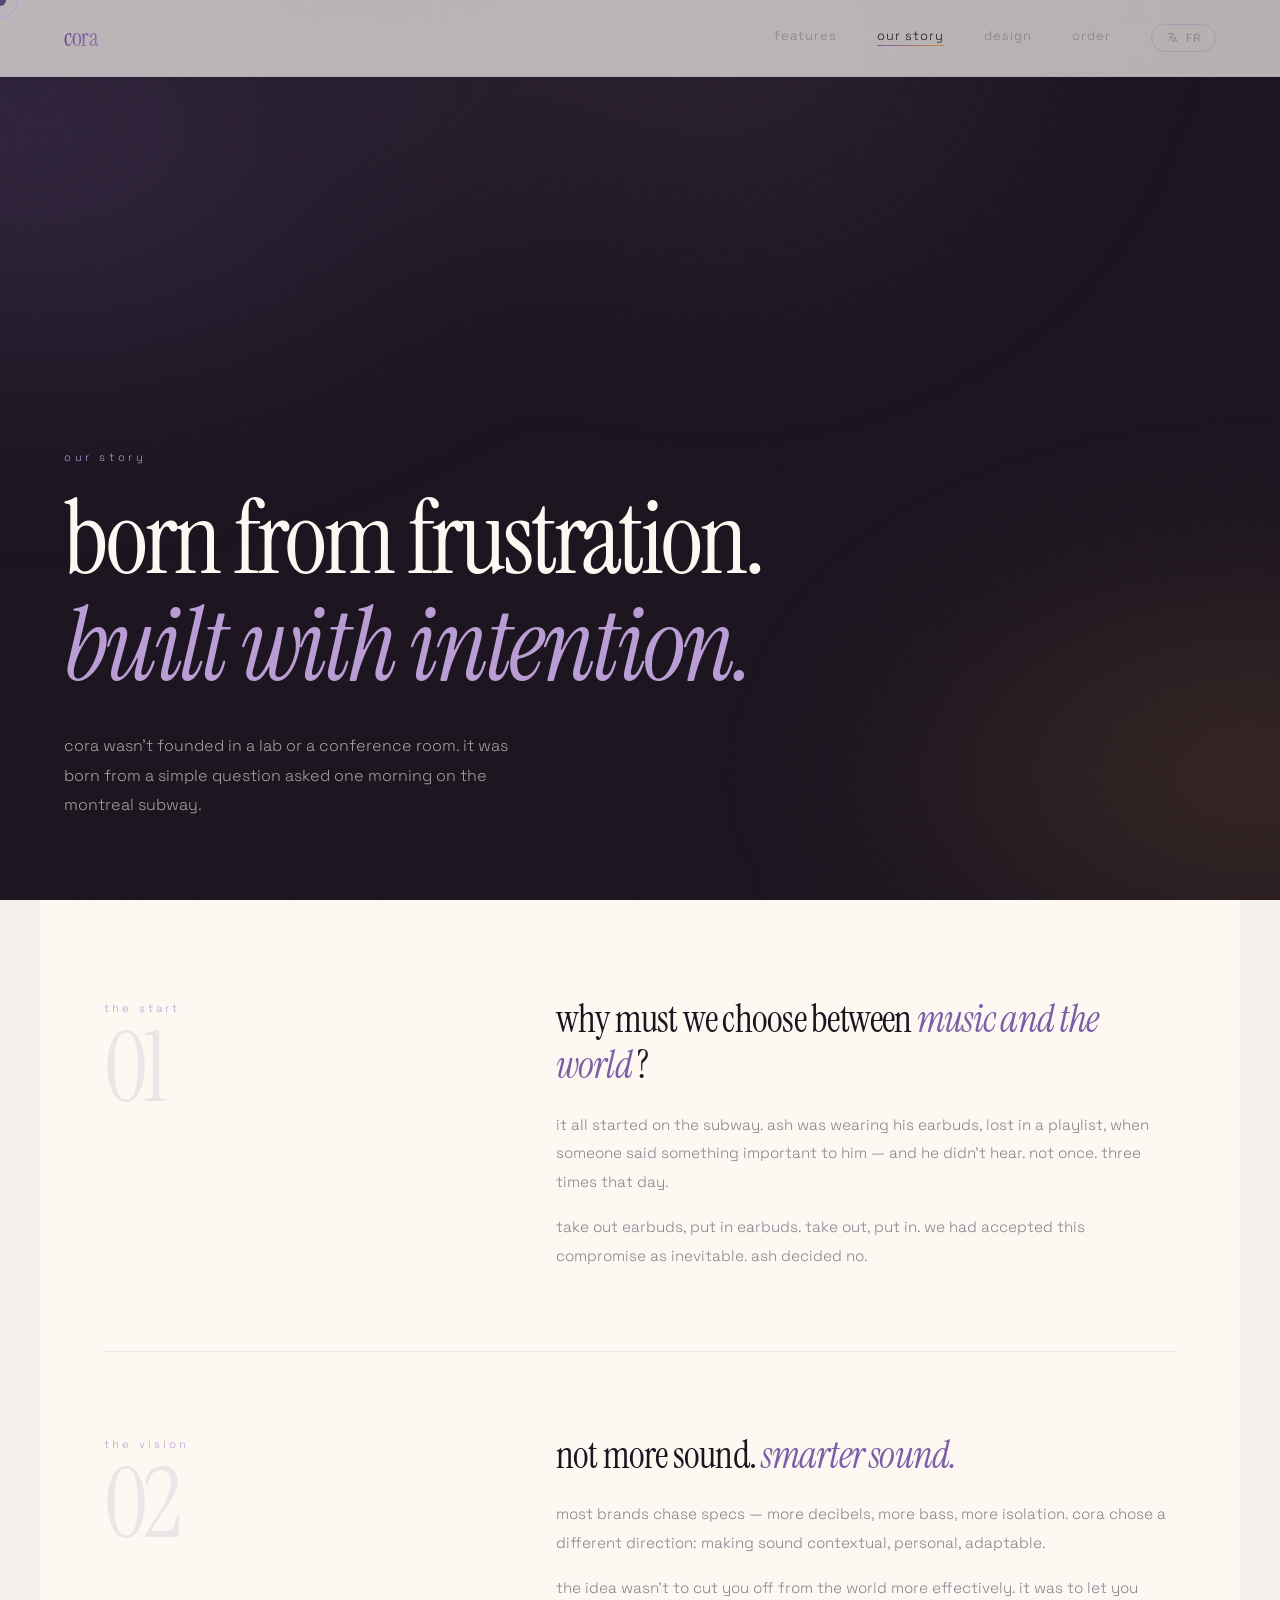
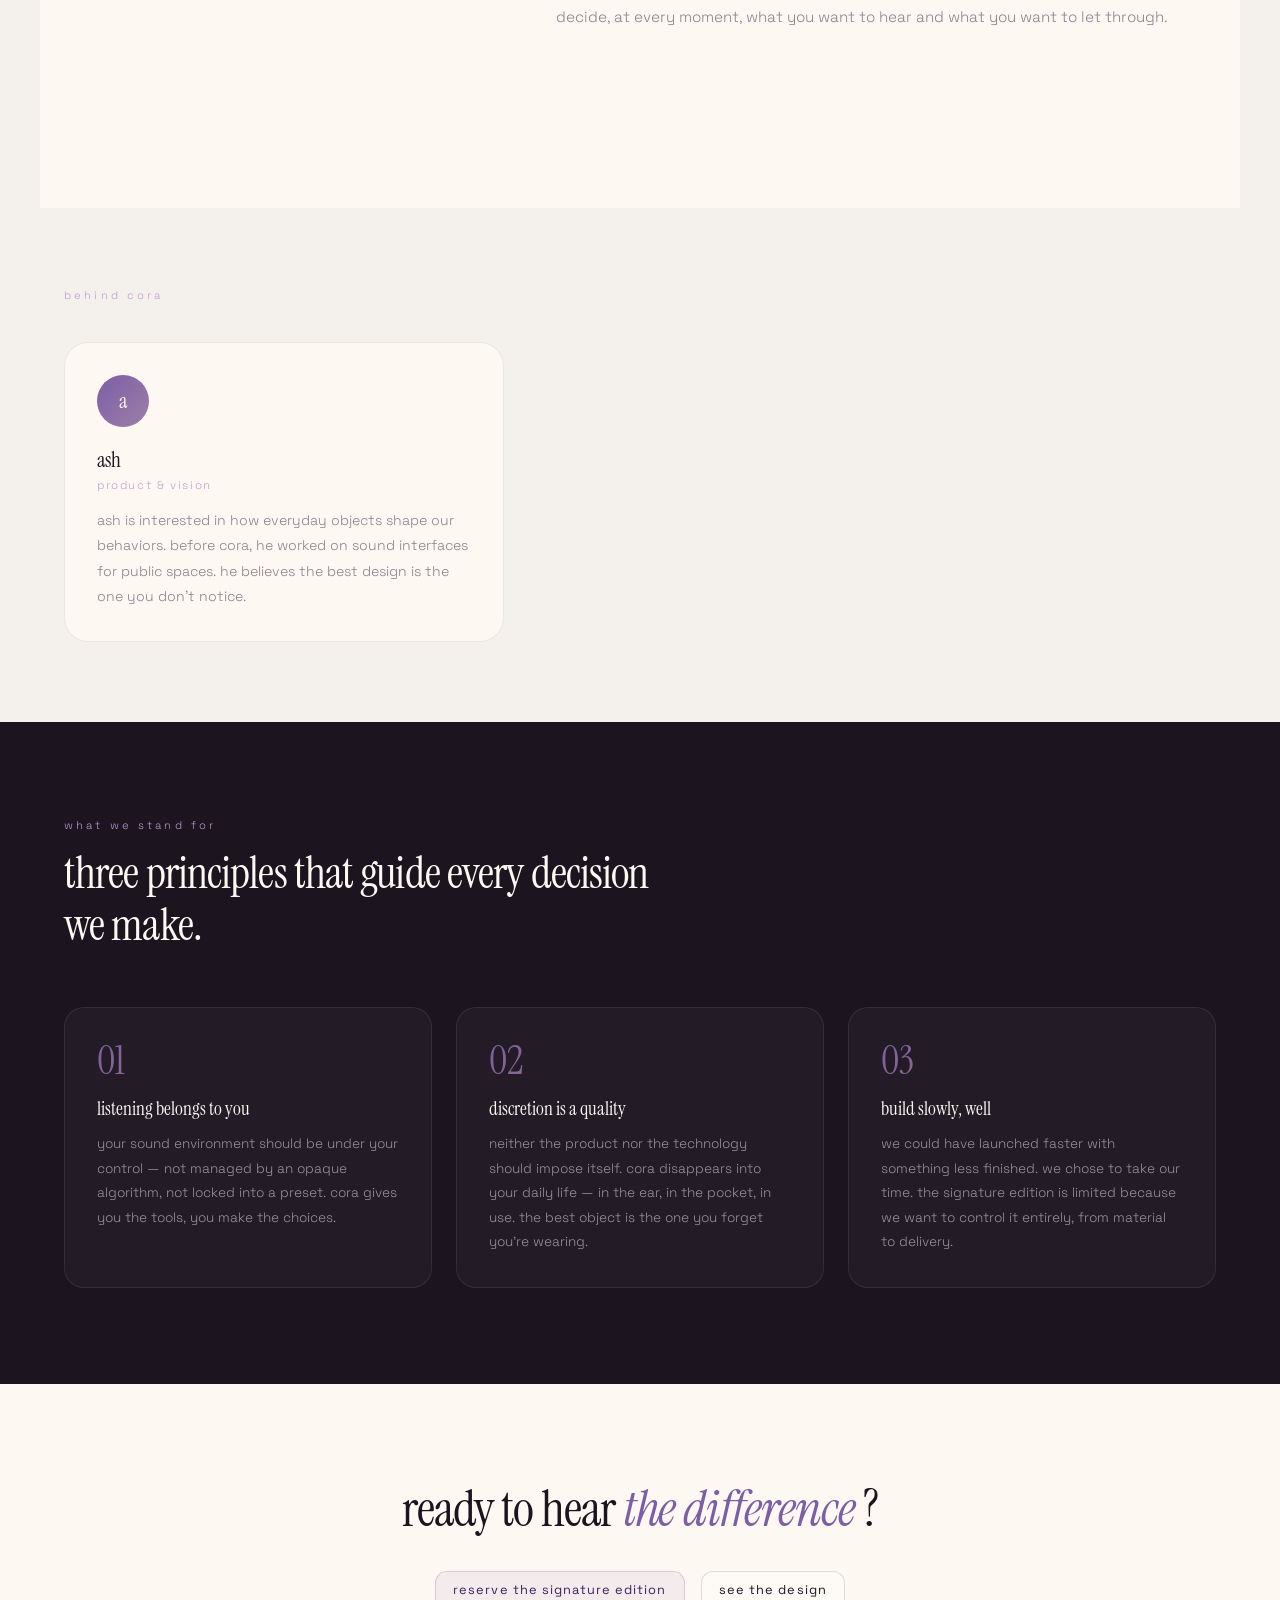
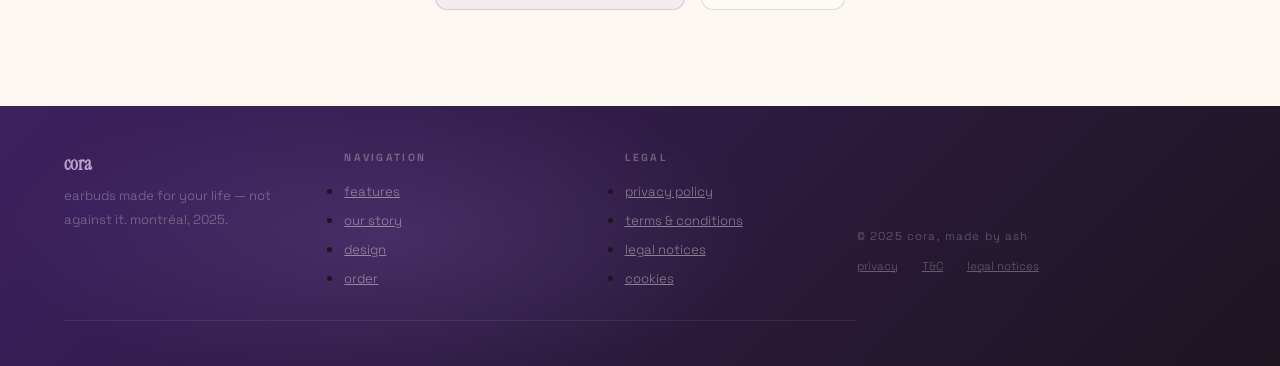
<file: story.html>
<!DOCTYPE html>
<html lang="fr">
<head>
    <meta charset="UTF-8"/>
    <meta name="viewport" content="width=device-width, initial-scale=1.0"/>
    <title data-i18n="story.pageTitle">cora - notre histoire</title>
    <link href="https://fonts.googleapis.com/css2?family=Instrument+Serif:ital@0;1&family=Space+Grotesk:wght@300;400;500&display=swap" rel="stylesheet"/>
    <link rel="stylesheet" href="styles.css"/>
    <style>
        .story-hero {
            min-height: 100vh;
            display: flex; flex-direction: column;
            justify-content: flex-end;
            padding: 0 4rem 5rem;
            position: relative; overflow: hidden;
            background: var(--text);
        }
        .story-hero-bg {
            position: absolute; inset: -10%;
            background:
                radial-gradient(ellipse 70% 60% at 10% 20%, rgba(123,94,167,0.55) 0%, transparent 55%),
                radial-gradient(ellipse 60% 50% at 90% 80%, rgba(196,135,58,0.38) 0%, transparent 50%),
                radial-gradient(ellipse 50% 60% at 55% 10%, rgba(158,127,168,0.3) 0%, transparent 55%);
            filter: blur(60px);
            animation: meshFloat 18s ease-in-out infinite alternate;
        }
        .story-hero-overlay { position: absolute; inset: 0; background: rgba(28,21,32,0.55); }
        .story-hero > *:not(.story-hero-bg):not(.story-hero-overlay) { position: relative; z-index: 2; }
        .story-hero-kicker {
            font-size: 0.7rem; letter-spacing: 0.32em; color: var(--purple-light);
            margin-bottom: 1.4rem;
            opacity: 0; animation: fadeUp 0.7s ease forwards 0.2s;
        }
        .story-hero-title {
            font-family: 'Instrument Serif', serif;
            font-size: clamp(3rem, 8vw, 7rem);
            font-weight: 400; line-height: 1.04; letter-spacing: -0.03em;
            color: var(--cream); max-width: 820px;
            opacity: 0; animation: fadeUp 0.9s ease forwards 0.4s;
        }
        .story-hero-title em { font-style: italic; color: var(--purple-light); }
        .story-hero-sub {
            margin-top: 2rem; font-size: 1rem; line-height: 1.85; font-weight: 300;
            color: rgba(253,248,242,0.62); max-width: 480px;
            opacity: 0; animation: fadeUp 0.9s ease forwards 0.65s;
        }
        .story-body { background: var(--cream); padding: 6rem 4rem; max-width: 1200px; margin: 0 auto; }
        .story-chapter {
            display: grid; grid-template-columns: 1fr 1.6fr;
            gap: 4rem; padding: 5rem 0;
            border-top: 1px solid rgba(123,94,167,0.12);
        }
        .story-chapter:first-child { border-top: none; padding-top: 0; }
        .story-chapter-label { font-size: 0.7rem; letter-spacing: 0.28em; color: var(--purple-light); padding-top: 0.3rem; }
        .story-chapter-num {
            font-family: 'Instrument Serif', serif;
            font-size: 6rem; font-weight: 400; line-height: 1; letter-spacing: -0.04em;
            color: rgba(123,94,167,0.12); margin-top: 0.4rem;
        }
        .story-chapter-content h2 {
            font-family: 'Instrument Serif', serif;
            font-size: clamp(1.6rem, 3vw, 2.4rem);
            font-weight: 400; line-height: 1.2; letter-spacing: -0.02em;
            color: var(--text); margin-bottom: 1.4rem;
        }
        .story-chapter-content h2 em { font-style: italic; color: var(--purple); }
        .story-chapter-content p { font-size: 0.95rem; line-height: 1.9; font-weight: 300; color: var(--muted); margin-bottom: 1rem; }
        .story-chapter-content p:last-child { margin-bottom: 0; }
        .founders-band { background: var(--bg); padding: 5rem 4rem; }
        .founders-inner { max-width: 1200px; margin: 0 auto; }
        .founders-kicker { font-size: 0.7rem; letter-spacing: 0.28em; color: var(--purple-light); margin-bottom: 2.5rem; display: block; }
        .founders-grid { display: grid; grid-template-columns: minmax(0, 440px); justify-content: start; gap: 2rem; }
        .founder-card { padding: 2rem; border-radius: 24px; border: 1px solid rgba(123,94,167,0.12); background: var(--cream); }
        .founder-initial {
            width: 52px; height: 52px; border-radius: 50%;
            background: linear-gradient(135deg, var(--purple), var(--mauve));
            display: flex; align-items: center; justify-content: center;
            font-family: 'Instrument Serif', serif; font-size: 1.3rem; color: var(--cream); margin-bottom: 1.2rem;
        }
        .founder-name { font-family: 'Instrument Serif', serif; font-size: 1.3rem; font-weight: 400; color: var(--text); margin-bottom: 0.3rem; }
        .founder-role { font-size: 0.72rem; letter-spacing: 0.14em; color: var(--purple-light); margin-bottom: 1rem; }
        .founder-bio { font-size: 0.88rem; line-height: 1.8; font-weight: 300; color: var(--muted); }
        .values-section { background: var(--text); padding: 6rem 4rem; }
        .values-inner { max-width: 1200px; margin: 0 auto; }
        .values-header { margin-bottom: 3.5rem; }
        .values-header .kicker { font-size: 0.7rem; letter-spacing: 0.28em; color: var(--purple-light); margin-bottom: 1rem; }
        .values-header h2 {
            font-family: 'Instrument Serif', serif;
            font-size: clamp(1.8rem, 3.5vw, 3rem);
            font-weight: 400; line-height: 1.15; letter-spacing: -0.02em;
            color: var(--cream); max-width: 600px;
        }
        .values-grid { display: grid; grid-template-columns: repeat(3, 1fr); gap: 1.5rem; }
        .value-item { padding: 2rem; border-radius: 20px; border: 1px solid rgba(253,248,242,0.08); background: rgba(253,248,242,0.03); }
        .value-num {
            font-family: 'Instrument Serif', serif; font-size: 2.5rem; font-weight: 400; line-height: 1;
            background: linear-gradient(135deg, var(--purple), var(--amber));
            -webkit-background-clip: text; -webkit-text-fill-color: transparent; background-clip: text;
            margin-bottom: 1rem;
        }
        .value-title { font-family: 'Instrument Serif', serif; font-size: 1.2rem; font-weight: 400; color: var(--cream); margin-bottom: 0.7rem; }
        .value-body { font-size: 0.85rem; line-height: 1.8; font-weight: 300; color: rgba(253,248,242,0.55); }
        .story-cta { background: var(--cream); padding: 6rem 4rem; text-align: center; }
        .story-cta h2 {
            font-family: 'Instrument Serif', serif;
            font-size: clamp(2rem, 4vw, 3.5rem);
            font-weight: 400; letter-spacing: -0.02em; color: var(--text);
            max-width: 600px; margin: 0 auto 2rem; line-height: 1.15;
        }
        .story-cta h2 em { font-style: italic; color: var(--purple); }
        .story-cta-btns { display: flex; gap: 1rem; justify-content: center; flex-wrap: wrap; }
        @media (max-width: 900px) {
            .story-hero { padding: 0 2rem 4rem; }
            .story-body { padding: 4rem 2rem; }
            .story-chapter { grid-template-columns: 1fr; gap: 1.5rem; }
            .story-chapter-num { font-size: 4rem; }
            .founders-band, .values-section, .story-cta { padding: 4rem 2rem; }
            .founders-grid, .values-grid { grid-template-columns: 1fr; }
        }
    </style>
</head>
<body>

<div class="cursor" id="cursor"></div>
<div class="cursor-ring" id="cursorRing"></div>

<nav>
    <a href="index.html" class="nav-logo" data-i18n="nav.logo">cora</a>
    <ul class="nav-links">
        <li><a href="index.html" data-i18n="nav.functions">fonctions</a></li>
        <li><a href="story.html" class="active" data-i18n="nav.story">notre histoire</a></li>
        <li><a href="design.html" data-i18n="nav.design">design</a></li>
        <li><a href="checkout.html" data-i18n="nav.order">commander</a></li>
    <button class="nav-lang-btn" id="navLangBtn" aria-label="Changer de langue" onclick="openLangOverlay()">
        <svg viewBox="0 0 24 24" fill="none" stroke="currentColor" stroke-width="1.5"><path d="M3 5h12M9 3v2m1.048 9.5A18.022 18.022 0 016.412 9m6.088 9h7M11 21l5-10 5 10M12.751 5C11.783 10.77 8.07 15.61 3 18.129"/></svg>
        <span id="navLangLabel">FR</span>
    </button>
    </ul>
</nav>

<section class="story-hero">
    <div class="story-hero-bg"></div>
    <div class="story-hero-overlay"></div>
    <p class="story-hero-kicker" data-i18n="story.heroKicker">notre histoire</p>
    <h1 class="story-hero-title">
        <span data-i18n="story.heroTitle">née d'une frustration.</span><br/>
        <em data-i18n="story.heroTitleEm">construite avec intention.</em>
    </h1>
    <p class="story-hero-sub" data-i18n="story.heroSub">cora n'a pas été fondée dans un laboratoire ou une salle de conférence. elle est née d'une question simple posée un matin dans le métro de montréal.</p>
</section>

<div class="story-body">
    <div class="story-chapter reveal">
        <div>
            <p class="story-chapter-label" data-i18n="story.chapter1Label">le départ</p>
            <p class="story-chapter-num" data-i18n="story.chapter1Num">01</p>
        </div>
        <div class="story-chapter-content">
            <h2><span data-i18n="story.chapter1Title">pourquoi doit-on choisir entre</span> <em data-i18n="story.chapter1TitleEm">la musique et le monde</em> ?</h2>
            <p data-i18n="story.chapter1Text1">tout a commencé dans le métro. ash portait ses écouteurs, perdu dans une playlist, quand quelqu'un lui a dit quelque chose d'important — et il n'a pas entendu. pas une fois. trois fois ce jour-là.</p>
            <p data-i18n="story.chapter1Text2">retirer ses écouteurs, remettre ses écouteurs. retirer, remettre. on avait accepté ce compromis comme une fatalité. ash a décidé que non.</p>
        </div>
    </div>
    <div class="story-chapter reveal">
        <div>
            <p class="story-chapter-label" data-i18n="story.chapter2Label">la vision</p>
            <p class="story-chapter-num" data-i18n="story.chapter2Num">02</p>
        </div>
        <div class="story-chapter-content">
            <h2><span data-i18n="story.chapter2Title">pas plus de son.</span> <em data-i18n="story.chapter2TitleEm">un son plus intelligent.</em></h2>
            <p data-i18n="story.chapter2Text1">la plupart des marques courent après les specs — plus de décibels, plus de basses, plus d'isolation. cora a choisi une autre direction : rendre le son contextuel, personnel, adaptable.</p>
            <p data-i18n="story.chapter2Text2">l'idée n'était pas de te couper du monde plus efficacement. c'était de te laisser décider, à chaque instant, de ce que tu veux entendre et de ce que tu veux laisser passer.</p>
        </div>
    </div>
</div>

<section class="founders-band reveal">
    <div class="founders-inner">
        <span class="founders-kicker" data-i18n="story.foundersKicker">à l'origine de cora</span>
        <div class="founders-grid">
            <div class="founder-card reveal reveal-delay-1">
                <div class="founder-initial">a</div>
                <p class="founder-name" data-i18n="story.founderName">ash</p>
                <p class="founder-role" data-i18n="story.founderRole">produit &amp; vision</p>
                <p class="founder-bio" data-i18n="story.founderBio">ash s'intéresse à la façon dont les objets du quotidien façonnent nos comportements. avant cora, il a travaillé sur des interfaces sonores pour des espaces publics. il croit que le meilleur design est celui qu'on ne remarque pas.</p>
            </div>
        </div>
    </div>
</section>

<section class="values-section reveal">
    <div class="values-inner">
        <div class="values-header">
            <p class="kicker" data-i18n="story.valuesKicker">ce qu'on défend</p>
            <h2 data-i18n="story.valuesTitle">trois principes qui guident chaque décision qu'on prend.</h2>
        </div>
        <div class="values-grid">
            <div class="value-item reveal reveal-delay-1">
                <p class="value-num" data-i18n="story.value1Num">01</p>
                <h3 class="value-title" data-i18n="story.value1Title">l'écoute t'appartient</h3>
                <p class="value-body" data-i18n="story.value1Text">ton environnement sonore doit être sous ton contrôle — pas géré par un algorithme opaque, pas verrouillé dans un préréglage. cora te donne les outils, tu fais les choix.</p>
            </div>
            <div class="value-item reveal reveal-delay-2">
                <p class="value-num" data-i18n="story.value2Num">02</p>
                <h3 class="value-title" data-i18n="story.value2Title">la discrétion est une qualité</h3>
                <p class="value-body" data-i18n="story.value2Text">ni le produit ni la technologie ne devraient s'imposer. cora disparaît dans ton quotidien — dans l'oreille, dans la poche, dans l'utilisation. le meilleur objet est celui qu'on oublie qu'on porte.</p>
            </div>
            <div class="value-item reveal reveal-delay-3">
                <p class="value-num" data-i18n="story.value3Num">03</p>
                <h3 class="value-title" data-i18n="story.value3Title">construire lentement, bien</h3>
                <p class="value-body" data-i18n="story.value3Text">on aurait pu sortir plus vite avec quelque chose de moins fini. on a choisi de prendre le temps. l'édition signature est limitée parce qu'on veut la contrôler entièrement, de la matière à la livraison.</p>
            </div>
        </div>
    </div>
</section>

<section class="story-cta reveal">
    <h2><span data-i18n="story.ctaTitle">prêt à entendre</span> <em data-i18n="story.ctaTitleEm">la différence</em> ?</h2>
    <div class="story-cta-btns">
        <a href="checkout.html" class="btn btn-primary"><span data-i18n="story.ctaBtnPrimary">réserver l'édition signature</span></a>
        <a href="design.html" class="btn btn-outline"><span data-i18n="story.ctaBtnSecondary">voir le design</span></a>
    </div>
</section>

<footer>
    <div class="footer-top">
        <div>
            <div class="footer-logo" data-i18n="nav.logo">cora</div>
            <p class="footer-brand-desc" data-i18n="footer.tagline">des écouteurs pensés pour ta vie — pas contre elle. montréal, 2025.</p>
        </div>
        <div class="footer-col">
            <h4 data-i18n="footer.nav">navigation</h4>
            <ul>
                <li><a href="index.html" data-i18n="nav.functions">fonctions</a></li>
                <li><a href="story.html" data-i18n="nav.story">notre histoire</a></li>
                <li><a href="design.html" data-i18n="nav.design">design</a></li>
                <li><a href="checkout.html" data-i18n="nav.order">commander</a></li>
            </ul>
        </div>
        <div class="footer-col">
            <h4 data-i18n="footer.legal">légal</h4>
            <ul>
                <li><a href="legal.html#privacy" data-i18n="footer.privacy">politique de confidentialité</a></li>
                <li><a href="legal.html#cgv" data-i18n="footer.cgv">conditions générales de vente</a></li>
                <li><a href="legal.html#mentions" data-i18n="footer.mentions">mentions légales</a></li>
                <li><a href="legal.html#cookies" data-i18n="footer.cookies">cookies</a></li>
            </ul>
        </div>
    </div>
    <div class="footer-bottom">
        <p class="footer-copy" data-i18n="footer.copy">© 2025 cora, fait par ash</p>
        <div class="footer-legal">
            <a href="legal.html#privacy" data-i18n="footer.privacyShort">confidentialité</a>
            <a href="legal.html#cgv" data-i18n="footer.cgvShort">CGV</a>
            <a href="legal.html#mentions" data-i18n="footer.mentionsShort">mentions légales</a>
        </div>
    </div>
</footer>

<script src="script.js" defer></script>
<!-- ── LANG OVERLAY ─────────────────────────────────────────────── -->
<div class="lang-overlay" id="langOverlay" role="dialog" aria-modal="true" aria-label="Sélection de la langue">
    <div class="lang-overlay-backdrop" onclick="closeLangOverlay()"></div>
    <div class="lang-overlay-panel">
        <div class="lang-overlay-header">
            <h2 class="lang-overlay-title">choisir <em>ta langue.</em></h2>
            <button class="lang-overlay-close" onclick="closeLangOverlay()" aria-label="Fermer">
                <svg viewBox="0 0 24 24" fill="none" stroke="currentColor" stroke-width="1.5"><path d="M18 6L6 18M6 6l12 12"/></svg>
            </button>
        </div>
        <div class="lang-grid">
            <button class="lang-card" data-lang-btn="fr" onclick="CoraI18n.setLang('fr');closeLangOverlay()">
                <span class="lang-card-flag">🇫🇷</span>
                <span class="lang-card-name">Français</span>
                <span class="lang-card-native">français</span>
            </button>
            <button class="lang-card" data-lang-btn="en" onclick="CoraI18n.setLang('en');closeLangOverlay()">
                <span class="lang-card-flag">🇬🇧</span>
                <span class="lang-card-name">English</span>
                <span class="lang-card-native">english</span>
            </button>
            <button class="lang-card" data-lang-btn="es" onclick="CoraI18n.setLang('es');closeLangOverlay()">
                <span class="lang-card-flag">🇪🇸</span>
                <span class="lang-card-name">Español</span>
                <span class="lang-card-native">español</span>
            </button>
            <button class="lang-card" data-lang-btn="de" onclick="CoraI18n.setLang('de');closeLangOverlay()">
                <span class="lang-card-flag">🇩🇪</span>
                <span class="lang-card-name">Deutsch</span>
                <span class="lang-card-native">deutsch</span>
            </button>
            <button class="lang-card" data-lang-btn="it" onclick="CoraI18n.setLang('it');closeLangOverlay()">
                <span class="lang-card-flag">🇮🇹</span>
                <span class="lang-card-name">Italiano</span>
                <span class="lang-card-native">italiano</span>
            </button>
            <button class="lang-card" data-lang-btn="ru" onclick="CoraI18n.setLang('ru');closeLangOverlay()">
                <span class="lang-card-flag">🇷🇺</span>
                <span class="lang-card-name">Русский</span>
                <span class="lang-card-native">русский</span>
            </button>
            <button class="lang-card" data-lang-btn="pl" onclick="CoraI18n.setLang('pl');closeLangOverlay()">
                <span class="lang-card-flag">🇵🇱</span>
                <span class="lang-card-name">Polski</span>
                <span class="lang-card-native">polski</span>
            </button>
            <button class="lang-card" data-lang-btn="ko" onclick="CoraI18n.setLang('ko');closeLangOverlay()">
                <span class="lang-card-flag">🇰🇷</span>
                <span class="lang-card-name">한국어</span>
                <span class="lang-card-native">한국어</span>
            </button>
            <button class="lang-card" data-lang-btn="ja" onclick="CoraI18n.setLang('ja');closeLangOverlay()">
                <span class="lang-card-flag">🇯🇵</span>
                <span class="lang-card-name">日本語</span>
                <span class="lang-card-native">日本語</span>
            </button>
            <button class="lang-card" data-lang-btn="zh" onclick="CoraI18n.setLang('zh');closeLangOverlay()">
                <span class="lang-card-flag">🇨🇳</span>
                <span class="lang-card-name">中文</span>
                <span class="lang-card-native">中文（简体）</span>
            </button>
        </div>
    </div>
</div>

<script src="i18n.js" defer></script>
<script>
function openLangOverlay() {
    document.getElementById('langOverlay').classList.add('open');
    document.getElementById('navLangBtn').classList.add('active');
    document.body.style.overflow = 'hidden';
}
function closeLangOverlay() {
    document.getElementById('langOverlay').classList.remove('open');
    document.getElementById('navLangBtn').classList.remove('active');
    document.body.style.overflow = '';
}
document.addEventListener('keydown', e => { if (e.key === 'Escape') closeLangOverlay(); });
document.addEventListener('DOMContentLoaded', () => {
    const labels = {fr:'FR',en:'EN',es:'ES',de:'DE',it:'IT',ru:'RU',pl:'PL',ko:'KO',ja:'JA',zh:'ZH'};
    const updateNav = () => {
        const lang = localStorage.getItem('cora_lang') || 'fr';
        const el = document.getElementById('navLangLabel');
        if (el) el.textContent = labels[lang] || 'FR';
        document.querySelectorAll('[data-lang-btn]').forEach(btn => {
            btn.classList.toggle('is-active', btn.dataset.langBtn === lang);
        });
    };
    updateNav();
    const orig = CoraI18n.setLang.bind(CoraI18n);
    CoraI18n.setLang = (lang) => { orig(lang); updateNav(); };
});
</script>
</body>
</html>
</file>
<file: styles.css>
*, *::before, *::after { box-sizing: border-box; margin: 0; padding: 0; }

:root {
    --bg: #F4F0EC;
    --text: #1C1520;
    --purple: #7B5EA7;
    --purple-light: #B99DD4;
    --purple-dark: #3D2060;
    --amber: #C4873A;
    --amber-light: #E8C07A;
    --sage: #7A9E8E;
    --mauve: #9E7FA8;
    --cream: #FDF8F2;
    --muted: #8A7F8E;
}

html { scroll-behavior: smooth; }

body {
    background: var(--bg);
    color: var(--text);
    font-family: 'Space Grotesk', sans-serif;
    font-weight: 300;
    overflow-x: hidden;
    cursor: none;
}

.checkout-body {
    background: var(--cream);
}

.checkout-body::after {
    display: none;
}

/* CUSTOM CURSOR */
.cursor {
    width: 12px; height: 12px;
    border-radius: 50%;
    background: var(--purple);
    position: fixed;
    pointer-events: none;
    z-index: 9999;
    transform: translate(-50%, -50%);
    transition: width 0.3s ease, height 0.3s ease, background 0.3s ease;
    mix-blend-mode: multiply;
}

.cursor-ring {
    width: 36px; height: 36px;
    border-radius: 50%;
    border: 1px solid var(--purple-light);
    position: fixed;
    pointer-events: none;
    z-index: 9998;
    transform: translate(-50%, -50%);
    transition: width 0.3s ease, height 0.3s ease;
}

/* GRAIN */
body::after {
    content: '';
    position: fixed; inset: 0;
    background-image: url("data:image/svg+xml,%3Csvg viewBox='0 0 256 256' xmlns='http://www.w3.org/2000/svg'%3E%3Cfilter id='n'%3E%3CfeTurbulence type='fractalNoise' baseFrequency='0.9' numOctaves='4' stitchTiles='stitch'/%3E%3C/filter%3E%3Crect width='100%25' height='100%25' filter='url(%23n)' opacity='0.04'/%3E%3C/svg%3E");
    pointer-events: none;
    z-index: 9000;
    opacity: 0.4;
}

/* NAV */
nav {
    position: fixed; top: 0; left: 0; right: 0;
    z-index: 500;
    display: flex; justify-content: space-between; align-items: center;
    padding: 1.4rem 4rem;
    background: rgba(244,240,236,0.72);
    backdrop-filter: blur(20px);
    border-bottom: 1px solid rgba(123,94,167,0.12);
}

.nav-logo {
    font-family: 'Instrument Serif', serif;
    font-size: 1.5rem; font-weight: 400;
    text-decoration: none;
    background: linear-gradient(135deg, var(--purple-dark), var(--purple), var(--mauve));
    -webkit-background-clip: text; -webkit-text-fill-color: transparent; background-clip: text;
    letter-spacing: -0.02em;
}

.nav-links { display: flex; gap: 2.5rem; list-style: none; }

.nav-links a {
    text-decoration: none; color: var(--muted);
    font-size: 0.8rem; letter-spacing: 0.08em;
    transition: color 0.3s; position: relative;
}

.nav-links a::after {
    content: ''; position: absolute;
    bottom: -2px; left: 0; right: 100%; height: 1px;
    background: linear-gradient(90deg, var(--purple), var(--amber));
    transition: right 0.3s ease;
}

.nav-links a:hover { color: var(--text); }
.nav-links a:hover::after { right: 0; }

/* ── NAV LANG TRIGGER ──────────────────────────────────────────── */
.nav-lang-btn {
    background: none;
    border: 1px solid rgba(123,94,167,0.25);
    border-radius: 40px;
    padding: 0.38rem 0.85rem;
    display: flex; align-items: center; gap: 0.45rem;
    font-family: 'Space Grotesk', sans-serif;
    font-size: 0.72rem; letter-spacing: 0.1em;
    color: var(--muted);
    cursor: none;
    transition: all 0.25s;
    white-space: nowrap;
}
.nav-lang-btn svg { width: 13px; height: 13px; flex-shrink: 0; }
.nav-lang-btn:hover {
    background: rgba(123,94,167,0.08);
    color: var(--purple);
    border-color: rgba(123,94,167,0.4);
}
.nav-lang-btn.active {
    background: var(--purple);
    color: var(--cream);
    border-color: var(--purple);
}

/* ── LANG OVERLAY ──────────────────────────────────────────────── */
.lang-overlay {
    position: fixed; inset: 0;
    z-index: 800;
    display: flex; flex-direction: column;
    opacity: 0; pointer-events: none;
    transition: opacity 0.4s ease;
}

.lang-overlay.open {
    opacity: 1; pointer-events: all;
}

.lang-overlay-backdrop {
    position: absolute; inset: 0;
    background: rgba(28,21,32,0.55);
    backdrop-filter: blur(18px);
    -webkit-backdrop-filter: blur(18px);
}

.lang-overlay-panel {
    position: absolute; top: 0; left: 0; right: 0;
    background: rgba(253,248,242,0.82);
    backdrop-filter: blur(40px) saturate(1.4);
    -webkit-backdrop-filter: blur(40px) saturate(1.4);
    border-bottom: 1px solid rgba(123,94,167,0.14);
    padding: 6rem 4rem 3.5rem;
    transform: translateY(-100%);
    transition: transform 0.45s cubic-bezier(0.16,1,0.3,1);
}

.lang-overlay.open .lang-overlay-panel {
    transform: translateY(0);
}

.lang-overlay-header {
    display: flex; justify-content: space-between; align-items: flex-end;
    margin-bottom: 2.8rem;
    max-width: 1200px; margin-left: auto; margin-right: auto;
}

.lang-overlay-title {
    font-family: 'Instrument Serif', serif;
    font-size: clamp(2rem, 4vw, 3.2rem);
    font-weight: 400; line-height: 1.05;
    letter-spacing: -0.03em;
    color: var(--text);
}

.lang-overlay-title em {
    font-style: italic;
    background: linear-gradient(90deg, var(--purple), var(--amber));
    -webkit-background-clip: text; -webkit-text-fill-color: transparent;
    background-clip: text;
}

.lang-overlay-close {
    background: rgba(123,94,167,0.08);
    border: 1px solid rgba(123,94,167,0.18);
    border-radius: 50%;
    width: 44px; height: 44px;
    display: flex; align-items: center; justify-content: center;
    cursor: none; flex-shrink: 0;
    transition: all 0.2s;
    color: var(--muted);
}
.lang-overlay-close:hover {
    background: var(--purple);
    color: var(--cream);
    border-color: var(--purple);
    transform: rotate(90deg);
}
.lang-overlay-close svg { width: 16px; height: 16px; }

.lang-grid {
    display: grid;
    grid-template-columns: repeat(5, 1fr);
    gap: 0.75rem;
    max-width: 1200px; margin: 0 auto;
}

.lang-card {
    background: rgba(244,240,236,0.7);
    border: 1px solid rgba(123,94,167,0.1);
    border-radius: 18px;
    padding: 1.2rem 1.4rem;
    display: flex; flex-direction: column; gap: 0.4rem;
    cursor: none;
    transition: all 0.22s;
    position: relative; overflow: hidden;
}

.lang-card::before {
    content: '';
    position: absolute; inset: 0;
    background: linear-gradient(135deg, rgba(123,94,167,0.1), rgba(196,135,58,0.06));
    opacity: 0; transition: opacity 0.22s;
    border-radius: 18px;
}

.lang-card:hover { border-color: rgba(123,94,167,0.3); transform: translateY(-2px); box-shadow: 0 8px 24px rgba(123,94,167,0.1); }
.lang-card:hover::before { opacity: 1; }

.lang-card.is-active {
    background: var(--text);
    border-color: var(--text);
}
.lang-card.is-active .lang-card-name { color: var(--cream); }
.lang-card.is-active .lang-card-native { color: rgba(253,248,242,0.55); }
.lang-card.is-active .lang-card-flag { opacity: 1; }
.lang-card.is-active::after {
    content: '✓';
    position: absolute; top: 0.9rem; right: 1rem;
    font-size: 0.65rem; color: var(--purple-light);
}

.lang-card-flag { font-size: 1.6rem; line-height: 1; margin-bottom: 0.15rem; }
.lang-card-name {
    font-family: 'Space Grotesk', sans-serif;
    font-size: 0.82rem; font-weight: 500; color: var(--text); line-height: 1;
}
.lang-card-native {
    font-size: 0.72rem; font-weight: 300;
    color: var(--muted); letter-spacing: 0.02em;
}

@media (max-width: 900px) {
    .lang-grid { grid-template-columns: repeat(3, 1fr); }
    .lang-overlay-panel { padding: 5rem 2rem 3rem; }
    .lang-overlay-title { font-size: 1.8rem; margin-bottom: 2rem; }
    .lang-overlay-header { margin-bottom: 2rem; }
}
@media (max-width: 560px) {
    .lang-grid { grid-template-columns: repeat(2, 1fr); }
}

/* BRAND INTRO */
.brand-intro {
    min-height: 100vh;
    display: flex; flex-direction: column;
    justify-content: center; align-items: center;
    text-align: center; padding: 6rem 2rem;
    position: relative; overflow: hidden;
    background: var(--cream);
}

.brand-intro::before {
    content: '';
    position: absolute; inset: -20%;
    background:
        radial-gradient(ellipse 70% 60% at 20% 30%, rgba(123,94,167,0.18) 0%, transparent 60%),
        radial-gradient(ellipse 60% 50% at 80% 70%, rgba(196,135,58,0.14) 0%, transparent 55%),
        radial-gradient(ellipse 50% 60% at 60% 20%, rgba(158,127,168,0.12) 0%, transparent 50%);
    filter: blur(60px);
    pointer-events: none;
}

.brand-intro-inner {
    position: relative; z-index: 2;
    max-width: 680px;
    display: flex; flex-direction: column; align-items: center; gap: 1.6rem;
}

.brand-intro-eyebrow {
    font-size: 0.7rem; letter-spacing: 0.32em;
    color: var(--muted);
    text-transform: lowercase;
    opacity: 0; animation: fadeUp 0.7s ease forwards 0.2s;
}

.brand-intro-name {
    font-family: 'Instrument Serif', serif;
    font-size: clamp(5rem, 18vw, 13rem);
    font-weight: 400; line-height: 0.9; letter-spacing: -0.04em;
    background: linear-gradient(135deg, var(--purple-dark), var(--purple), var(--mauve), var(--amber));
    -webkit-background-clip: text; -webkit-text-fill-color: transparent; background-clip: text;
    background-size: 200% 200%;
    animation: fadeUp 0.9s ease forwards 0.3s, gradientShift 8s ease infinite;
    opacity: 0;
}

.brand-intro-tagline {
    font-family: 'Instrument Serif', serif;
    font-size: clamp(1.1rem, 2.4vw, 1.5rem);
    font-style: italic; font-weight: 400;
    color: var(--text); line-height: 1.45;
    max-width: 520px;
    opacity: 0; animation: fadeUp 0.9s ease forwards 0.55s;
}

.brand-intro-manifesto {
    display: flex; flex-direction: column; gap: 0.85rem;
    max-width: 500px;
    opacity: 0; animation: fadeUp 0.9s ease forwards 0.75s;
}

.brand-intro-manifesto p {
    font-size: 0.9rem; line-height: 1.85;
    color: var(--muted); font-weight: 300;
}

.brand-intro-founders {
    display: flex; align-items: center; gap: 0.7rem;
    font-size: 0.72rem; letter-spacing: 0.12em;
    color: var(--purple-light);
    opacity: 0; animation: fadeUp 0.8s ease forwards 0.95s;
}

.brand-intro-dot { color: var(--amber-light); }

.brand-intro-scroll {
    margin-top: 0.8rem;
    display: flex; flex-direction: column; align-items: center; gap: 0.6rem;
    text-decoration: none;
    opacity: 0; animation: fadeUp 0.8s ease forwards 1.2s;
}

.brand-intro-scroll span {
    font-size: 0.65rem; letter-spacing: 0.25em; color: var(--purple-light);
}

/* HERO */
.hero {
    min-height: 100vh;
    display: flex; flex-direction: column;
    justify-content: center; align-items: center;
    text-align: center; padding: 10rem 2rem 6rem;
    position: relative; overflow: hidden;
}

.hero-bg {
    position: absolute; inset: -20%;
    background:
        radial-gradient(ellipse 90% 70% at 15% 25%, rgba(123,94,167,0.52) 0%, transparent 55%),
        radial-gradient(ellipse 70% 80% at 85% 15%, rgba(196,135,58,0.35) 0%, transparent 50%),
        radial-gradient(ellipse 80% 60% at 70% 85%, rgba(158,127,168,0.48) 0%, transparent 55%),
        radial-gradient(ellipse 60% 70% at 5% 80%, rgba(122,158,142,0.3) 0%, transparent 50%),
        radial-gradient(ellipse 50% 50% at 50% 50%, rgba(185,157,212,0.28) 0%, transparent 60%),
        radial-gradient(ellipse 40% 40% at 92% 60%, rgba(232,192,122,0.32) 0%, transparent 45%);
    filter: blur(52px);
    animation: meshFloat 16s ease-in-out infinite alternate;
}

.hero-bg2 {
    position: absolute; inset: -10%;
    background:
        radial-gradient(ellipse 50% 40% at 40% 10%, rgba(61,32,96,0.22) 0%, transparent 50%),
        radial-gradient(ellipse 40% 50% at 75% 75%, rgba(123,94,167,0.22) 0%, transparent 50%);
    filter: blur(30px);
    animation: meshFloat2 10s ease-in-out infinite alternate;
}

.hero-overlay { position: absolute; inset: 0; background: rgba(244,240,236,0.25); }

@keyframes meshFloat {
    0% { transform: scale(1) rotate(0deg) translate(0,0); }
    25% { transform: scale(1.04) rotate(1.5deg) translate(1%,-1%); }
    50% { transform: scale(0.97) rotate(-1deg) translate(-1%,1%); }
    75% { transform: scale(1.03) rotate(2deg) translate(1%,1%); }
    100% { transform: scale(1.01) rotate(-0.5deg) translate(-1%,-1%); }
}

@keyframes meshFloat2 {
    0% { transform: scale(1) rotate(0deg); }
    50% { transform: scale(1.06) rotate(-2deg); }
    100% { transform: scale(0.96) rotate(1.5deg); }
}

.hero > *:not(.hero-bg):not(.hero-bg2):not(.hero-overlay):not(.orb) {
    position: relative; z-index: 2;
}

.hero-label {
    font-size: 0.72rem; letter-spacing: 0.3em;
    background: linear-gradient(90deg, var(--purple), var(--amber));
    -webkit-background-clip: text; -webkit-text-fill-color: transparent; background-clip: text;
    margin-bottom: 1.8rem;
    opacity: 0; animation: fadeUp 0.8s ease forwards 0.3s;
}

.hero-title {
    font-family: 'Instrument Serif', serif;
    font-size: clamp(3.2rem, 7.5vw, 7rem);
    font-weight: 400; line-height: 1.06; letter-spacing: -0.02em;
    opacity: 0; animation: fadeUp 1s ease forwards 0.5s;
}

.gradient-word {
    background: linear-gradient(135deg, var(--purple-dark) 0%, var(--purple) 35%, var(--mauve) 65%, var(--amber) 100%);
    -webkit-background-clip: text; -webkit-text-fill-color: transparent; background-clip: text;
    background-size: 200% 200%;
    animation: gradientShift 6s ease infinite;
    display: inline-block;
}

.hero-title em { font-style: italic; font-weight: 100; color: var(--muted); -webkit-text-fill-color: var(--muted); }

@keyframes gradientShift {
    0%, 100% { background-position: 0% 50%; }
    50% { background-position: 100% 50%; }
}

.hero-sub {
    margin-top: 2rem;
    font-size: clamp(1rem, 1.8vw, 1.15rem); font-weight: 300;
    color: var(--muted); max-width: 500px; line-height: 1.9;
    opacity: 0; animation: fadeUp 1s ease forwards 0.75s;
}

.hero-sub strong { font-weight: 400; color: var(--purple); }

/* BUTTONS */
.hero-btns {
    display: flex; gap: 1rem; align-items: center;
    flex-wrap: wrap; justify-content: center;
    margin-top: 2.8rem;
    opacity: 0; animation: fadeUp 1s ease forwards 1s;
}

.btn {
    display: inline-flex;
    align-items: center;
    justify-content: center;
    gap: 0.45rem;
    padding: 0.78rem 1.1rem;
    border-radius: 12px;
    border: 1px solid transparent;
    text-decoration: none;
    font-size: 0.8rem;
    letter-spacing: 0.08em;
    font-family: 'Space Grotesk', sans-serif; font-weight: 400;
    line-height: 1;
    position: relative;
    background: transparent;
    transition: transform 0.25s ease, border-color 0.25s ease, background-color 0.25s ease, color 0.25s ease;
}

.btn-primary {
    background: rgba(123,94,167,0.08);
    border-color: rgba(123,94,167,0.24);
    color: var(--purple-dark);
}

.btn-primary::before {
    display: none;
}

.btn-primary:hover {
    transform: translateY(-2px);
    background: rgba(123,94,167,0.13);
    border-color: rgba(123,94,167,0.42);
    color: var(--purple-dark);
}

.btn-outline {
    background: rgba(255,255,255,0.42);
    border-color: rgba(28,21,32,0.14);
    color: var(--text);
}

.btn-outline::before {
    display: none;
}

.btn-outline:hover {
    transform: translateY(-2px);
    background: rgba(28,21,32,0.04);
    border-color: rgba(28,21,32,0.28);
    color: var(--text);
}

.btn span { position: relative; z-index: 1; }

.btn-light {
    background: rgba(253,248,242,0.12);
    border-color: rgba(253,248,242,0.32);
    color: var(--cream);
}

.btn-light:hover {
    transform: translateY(-2px);
    background: rgba(253,248,242,0.22);
    border-color: rgba(253,248,242,0.55);
    color: #fff;
}

.scroll-hint {
    position: absolute; bottom: 2.5rem; left: 50%;
    transform: translateX(-50%);
    display: flex; flex-direction: column; align-items: center; gap: 0.6rem;
    opacity: 0; animation: fadeUp 1s ease forwards 1.4s; z-index: 2;
}

.scroll-hint span { font-size: 0.65rem; letter-spacing: 0.25em; color: var(--purple-light); }

.scroll-line {
    width: 1px; height: 44px;
    background: linear-gradient(to bottom, var(--purple), var(--amber-light), transparent);
    animation: scrollPulse 2.5s ease-in-out infinite;
}

/* FLOATING ORBS */
.orb {
    position: absolute; border-radius: 50%; pointer-events: none;
    animation: orbFloat 20s ease-in-out infinite; z-index: 1;
}

.orb1 {
    width: 280px; height: 280px;
    background: radial-gradient(circle, rgba(123,94,167,0.18), transparent 70%);
    top: 8%; right: -80px; animation-duration: 18s;
}

.orb2 {
    width: 200px; height: 200px;
    background: radial-gradient(circle, rgba(196,135,58,0.14), transparent 70%);
    bottom: 12%; left: -50px; animation-duration: 22s; animation-delay: -5s;
}

@keyframes orbFloat {
    0%, 100% { transform: translateY(0) scale(1); }
    33% { transform: translateY(-28px) scale(1.05); }
    66% { transform: translateY(18px) scale(0.95); }
}

/* SPLIT SECTIONS */
.split {
    display: grid; grid-template-columns: 1fr 1fr;
    min-height: 88vh; position: relative; overflow: hidden;
}

.split::before {
    content: ''; position: absolute; top: 0; left: 0; right: 0; height: 1px;
    background: linear-gradient(90deg, transparent, var(--purple-light), var(--amber-light), transparent);
}

.split.reverse { direction: rtl; }
.split.reverse > * { direction: ltr; }

.split-text {
    display: flex; flex-direction: column; justify-content: center;
    padding: 6rem 5rem; position: relative; overflow: hidden;
}

.split-text::after {
    content: ''; position: absolute;
    width: 380px; height: 380px; border-radius: 50%;
    filter: blur(75px); pointer-events: none;
    top: 50%; left: 50%; transform: translate(-50%,-50%);
    animation: blobPulse 8s ease-in-out infinite alternate;
}

.split:nth-child(2) .split-text::after { background: radial-gradient(circle, rgba(123,94,167,0.28), rgba(185,157,212,0.18), transparent); }
.split:nth-child(3) .split-text::after { background: radial-gradient(circle, rgba(196,135,58,0.22), rgba(232,192,122,0.15), transparent); }
.split:nth-child(4) .split-text::after { background: radial-gradient(circle, rgba(61,32,96,0.18), rgba(123,94,167,0.22), transparent); }

@keyframes blobPulse {
    0% { transform: translate(-50%,-50%) scale(1); opacity: 0.5; }
    100% { transform: translate(-50%,-50%) scale(1.25); opacity: 0.7; }
}

.split-tag {
    font-size: 0.68rem; letter-spacing: 0.3em;
    margin-bottom: 1.5rem; position: relative; z-index: 1;
}

.split:nth-child(2) .split-tag {
    background: linear-gradient(90deg, var(--purple), var(--sage));
    -webkit-background-clip: text; -webkit-text-fill-color: transparent; background-clip: text;
}

.split:nth-child(3) .split-tag {
    background: linear-gradient(90deg, var(--amber), var(--mauve));
    -webkit-background-clip: text; -webkit-text-fill-color: transparent; background-clip: text;
}

.split:nth-child(4) .split-tag {
    background: linear-gradient(90deg, var(--purple-dark), var(--purple-light));
    -webkit-background-clip: text; -webkit-text-fill-color: transparent; background-clip: text;
}

.split-title {
    font-family: 'Instrument Serif', serif;
    font-size: clamp(2rem, 3.2vw, 2.8rem);
    font-weight: 700; line-height: 1.15; margin-bottom: 1.5rem;
    position: relative; z-index: 1;
}

.split-title em { font-style: italic; font-weight: 100; color: var(--muted); }

.split-body {
    font-size: 0.97rem; font-weight: 300;
    color: var(--muted); line-height: 1.95; max-width: 400px;
    position: relative; z-index: 1;
}

.split-image {
    display: flex; align-items: center; justify-content: center;
    overflow: hidden; position: relative;
}

.split:nth-child(2) .split-image { background: linear-gradient(135deg, rgba(123,94,167,0.1), rgba(185,157,212,0.16), rgba(232,192,122,0.08)); }
.split:nth-child(3) .split-image { background: linear-gradient(225deg, rgba(196,135,58,0.08), rgba(158,127,168,0.14), rgba(122,158,142,0.1)); }
.split:nth-child(4) .split-image { background: linear-gradient(135deg, rgba(61,32,96,0.07), rgba(123,94,167,0.13), rgba(158,127,168,0.09)); }

.visual { width: 100%; height: 100%; display: flex; align-items: center; justify-content: center; }
.visual svg { width: 58%; max-width: 300px; transition: transform 0.6s ease; }
.split-image:hover svg { transform: scale(1.06) translateY(-5px); }

/* FEATURES */
.features-strip {
    display: grid; grid-template-columns: repeat(3, 1fr);
    background: linear-gradient(135deg, var(--purple-dark) 0%, #2D1F3D 45%, #1C1520 100%);
    position: relative; overflow: hidden;
}

.features-strip::before {
    content: ''; position: absolute; inset: 0;
    background:
        radial-gradient(ellipse 60% 80% at 10% 50%, rgba(123,94,167,0.42) 0%, transparent 60%),
        radial-gradient(ellipse 50% 60% at 90% 50%, rgba(196,135,58,0.32) 0%, transparent 55%),
        radial-gradient(ellipse 40% 40% at 50% 10%, rgba(185,157,212,0.28) 0%, transparent 50%);
    pointer-events: none;
}

.feature-item {
    padding: 4.5rem 3rem;
    border-right: 1px solid rgba(255,255,255,0.07);
    position: relative; z-index: 1;
    transition: background 0.4s ease;
}

.feature-item:hover { background: rgba(123,94,167,0.18); }
.feature-item:last-child { border-right: none; }

.feature-num {
    font-size: 0.68rem; letter-spacing: 0.3em; margin-bottom: 1.5rem;
    background: linear-gradient(90deg, var(--purple-light), var(--amber-light));
    -webkit-background-clip: text; -webkit-text-fill-color: transparent; background-clip: text;
}

.feature-title {
    font-family: 'Instrument Serif', serif;
    font-size: 1.5rem; font-weight: 700;
    margin-bottom: 1rem; line-height: 1.2; color: var(--cream);
}

.feature-body {
    font-size: 0.88rem; font-weight: 300;
    color: rgba(253,248,242,0.48); line-height: 1.85;
}

/* QUOTE */
.quote-section {
    padding: 10rem 4rem; text-align: center;
    position: relative; overflow: hidden; background: var(--cream);
}

.quote-section::before {
    content: ''; position: absolute; inset: -20%;
    background:
        radial-gradient(ellipse 70% 60% at 20% 40%, rgba(123,94,167,0.22) 0%, transparent 55%),
        radial-gradient(ellipse 60% 70% at 80% 60%, rgba(196,135,58,0.18) 0%, transparent 55%),
        radial-gradient(ellipse 50% 50% at 50% 80%, rgba(158,127,168,0.18) 0%, transparent 50%);
    filter: blur(42px);
    animation: meshFloat 14s ease-in-out infinite alternate;
}

.quote-text {
    font-family: 'Instrument Serif', serif;
    font-size: clamp(1.8rem, 4vw, 3.2rem);
    font-weight: 100; font-style: italic; line-height: 1.45;
    max-width: 780px; margin: 0 auto 2rem;
    position: relative; z-index: 1;
    background: linear-gradient(135deg, var(--purple-dark), var(--purple), var(--mauve), var(--amber));
    -webkit-background-clip: text; -webkit-text-fill-color: transparent; background-clip: text;
    background-size: 200%;
    animation: gradientShift 8s ease infinite;
}

.quote-attr {
    font-size: 0.72rem; letter-spacing: 0.28em;
    color: var(--muted); position: relative; z-index: 1;
}

/* FOOTER */
footer {
    padding: 2.8rem 4rem;
    display: flex; justify-content: space-between; align-items: center;
    background: linear-gradient(135deg, var(--purple-dark) 0%, #1C1520 100%);
    position: relative; overflow: hidden;
}

footer::before {
    content: ''; position: absolute; inset: 0;
    background: radial-gradient(ellipse 50% 100% at 30% 50%, rgba(123,94,167,0.28) 0%, transparent 60%);
    pointer-events: none;
}

.footer-logo {
    font-family: 'Instrument Serif', serif; font-size: 1.2rem; font-weight: 700;
    background: linear-gradient(135deg, var(--purple-light), var(--amber-light));
    -webkit-background-clip: text; -webkit-text-fill-color: transparent; background-clip: text;
    position: relative; z-index: 1;
}

.footer-copy { font-size: 0.72rem; color: rgba(253,248,242,0.32); letter-spacing: 0.1em; position: relative; z-index: 1; }

/* ANIMATIONS */
@keyframes fadeUp {
    from { opacity: 0; transform: translateY(28px); }
    to { opacity: 1; transform: translateY(0); }
}

@keyframes scrollPulse {
    0%, 100% { opacity: 1; }
    50% { opacity: 0.25; transform: scaleY(0.6); }
}

.reveal { opacity: 0; transform: translateY(36px); transition: opacity 0.9s ease, transform 0.9s ease; }
.reveal.visible { opacity: 1; transform: translateY(0); }
.reveal-delay-1 { transition-delay: 0.1s; }
.reveal-delay-2 { transition-delay: 0.26s; }
.reveal-delay-3 { transition-delay: 0.44s; }

.nav-links a.active { color: var(--text); }
.nav-links a.active::after { right: 0; }

/* DESIGN PAGE */
.design-hero {
    min-height: 100vh;
    padding: 11rem 4rem 6rem;
    align-items: stretch;
}

.design-hero-layout {
    width: min(1180px, 100%);
    margin: 0 auto;
    display: grid;
    grid-template-columns: 1.1fr 0.9fr;
    gap: 3rem;
    align-items: center;
}

.design-copy,
.design-object-wrap,
.editorial-band,
.gallery-section,
.signature-panel,
.reserve-section {
    position: relative;
    z-index: 2;
}

.design-kicker,
.section-kicker {
    font-size: 0.72rem;
    letter-spacing: 0.3em;
    text-transform: uppercase;
    background: linear-gradient(90deg, var(--purple), var(--amber));
    -webkit-background-clip: text;
    -webkit-text-fill-color: transparent;
    background-clip: text;
}

.design-copy .hero-title {
    max-width: 10ch;
    text-align: left;
}

.design-intro {
    margin-top: 1.8rem;
    max-width: 560px;
    font-size: 1.02rem;
    line-height: 1.95;
    color: var(--muted);
}

.design-actions {
    margin-top: 2.6rem;
    display: flex;
    flex-wrap: wrap;
    gap: 1rem;
}

.design-badges {
    margin-top: 2rem;
    display: flex;
    flex-wrap: wrap;
    gap: 0.8rem;
}

.design-badge {
    padding: 0.7rem 1rem;
    border: 1px solid rgba(61,32,96,0.12);
    border-radius: 18px;
    background: rgba(253,248,242,0.5);
    backdrop-filter: blur(14px);
    font-size: 0.76rem;
    letter-spacing: 0.08em;
    color: var(--text);
}

.design-object-wrap {
    display: grid;
    place-items: center;
    min-height: 560px;
}

.design-object {
    width: min(460px, 100%);
    aspect-ratio: 1 / 1.05;
    position: relative;
    display: grid;
    place-items: center;
}

.design-aura,
.design-aura::before,
.design-aura::after {
    position: absolute;
    inset: 8%;
    border-radius: 50%;
}

.design-aura {
    background:
        radial-gradient(circle at 50% 50%, rgba(253,248,242,0.92) 0%, rgba(253,248,242,0.35) 34%, rgba(123,94,167,0.14) 68%, transparent 74%);
    filter: blur(2px);
}

.design-aura::before {
    content: '';
    inset: -10%;
    background: radial-gradient(circle, rgba(123,94,167,0.22), transparent 62%);
    filter: blur(36px);
}

.design-aura::after {
    content: '';
    inset: -2%;
    border: 1px solid rgba(123,94,167,0.22);
}

.design-core {
    width: 58%;
    aspect-ratio: 1 / 1;
    border-radius: 34%;
    background:
        linear-gradient(145deg, rgba(255,255,255,0.92), rgba(232,192,122,0.28)),
        linear-gradient(225deg, rgba(185,157,212,0.4), rgba(61,32,96,0.08));
    box-shadow:
        inset 0 1px 0 rgba(255,255,255,0.85),
        inset 0 -22px 38px rgba(123,94,167,0.12),
        0 28px 80px rgba(61,32,96,0.18);
    position: relative;
    transform: rotate(12deg);
}

.design-core::before,
.design-core::after {
    content: '';
    position: absolute;
    border-radius: 50%;
}

.design-core::before {
    width: 30%;
    height: 30%;
    top: 18%;
    left: 18%;
    background: radial-gradient(circle, rgba(255,255,255,0.98), rgba(185,157,212,0.32));
    box-shadow: inset 0 0 12px rgba(61,32,96,0.08);
}

.design-core::after {
    width: 18%;
    height: 18%;
    right: 18%;
    bottom: 18%;
    border: 1px solid rgba(61,32,96,0.14);
    background: rgba(253,248,242,0.7);
}

.design-specs {
    position: absolute;
    inset: auto 0 0 0;
    display: grid;
    grid-template-columns: repeat(3, 1fr);
    gap: 0.9rem;
    transform: translateY(22%);
}

.spec-card {
    padding: 1rem 1.1rem;
    border-radius: 22px;
    background: rgba(253,248,242,0.72);
    border: 1px solid rgba(61,32,96,0.08);
    backdrop-filter: blur(16px);
    box-shadow: 0 12px 36px rgba(61,32,96,0.08);
}

.spec-card strong {
    display: block;
    font-family: 'Instrument Serif', serif;
    font-size: 1.1rem;
    font-weight: 700;
    color: var(--purple-dark);
}

.spec-card span {
    display: block;
    margin-top: 0.35rem;
    font-size: 0.75rem;
    letter-spacing: 0.12em;
    text-transform: uppercase;
    color: var(--muted);
}

.editorial-band {
    margin: 5rem 4rem 0;
    padding: 4rem;
    border-radius: 34px;
    background:
        linear-gradient(135deg, rgba(253,248,242,0.92), rgba(244,240,236,0.8)),
        linear-gradient(135deg, rgba(123,94,167,0.08), rgba(196,135,58,0.06));
    border: 1px solid rgba(61,32,96,0.08);
    display: grid;
    grid-template-columns: 1.1fr 0.9fr;
    gap: 2rem;
    overflow: hidden;
}

.editorial-copy h2,
.gallery-copy h2,
.reserve-copy h2 {
    margin-top: 1rem;
    font-family: 'Instrument Serif', serif;
    font-size: clamp(2rem, 4vw, 3.2rem);
    line-height: 1.08;
    letter-spacing: -0.02em;
}

.editorial-copy p,
.gallery-copy p,
.reserve-copy p {
    margin-top: 1.3rem;
    max-width: 52ch;
    color: var(--muted);
    line-height: 1.9;
}

.material-grid {
    display: grid;
    grid-template-columns: repeat(2, minmax(0, 1fr));
    gap: 1rem;
}

.material-card {
    padding: 1.5rem;
    border-radius: 24px;
    background: rgba(255,255,255,0.45);
    border: 1px solid rgba(61,32,96,0.08);
}

.material-eyebrow {
    font-size: 0.72rem;
    letter-spacing: 0.16em;
    text-transform: uppercase;
    color: var(--mauve);
}

.material-card h3 {
    margin-top: 0.8rem;
    font-family: 'Instrument Serif', serif;
    font-size: 1.35rem;
}

.material-card p {
    margin-top: 0.8rem;
    color: var(--muted);
    line-height: 1.8;
}

.gallery-section {
    padding: 6rem 4rem 2rem;
}

.gallery-header {
    width: min(1160px, 100%);
    margin: 0 auto 2rem;
}

.gallery-grid {
    width: min(1160px, 100%);
    margin: 0 auto;
    display: grid;
    grid-template-columns: 1.1fr 0.9fr;
    gap: 1.4rem;
}

.gallery-stack {
    display: grid;
    gap: 1.4rem;
}

.gallery-card {
    min-height: 260px;
    padding: 2rem;
    border-radius: 30px;
    position: relative;
    overflow: hidden;
    border: 1px solid rgba(61,32,96,0.08);
    background: linear-gradient(145deg, rgba(255,255,255,0.68), rgba(244,240,236,0.78));
}

.gallery-card.dark {
    background: linear-gradient(145deg, rgba(61,32,96,0.94), rgba(28,21,32,0.98));
    color: var(--cream);
}

.gallery-card h3 {
    font-family: 'Instrument Serif', serif;
    font-size: 1.7rem;
    line-height: 1.12;
}

.gallery-card p {
    margin-top: 1rem;
    max-width: 34ch;
    line-height: 1.85;
    color: inherit;
    opacity: 0.82;
}

.gallery-visual {
    position: absolute;
    right: -2rem;
    bottom: -2rem;
    width: 220px;
    height: 220px;
    border-radius: 34%;
    background:
        radial-gradient(circle at 35% 35%, rgba(255,255,255,0.92), rgba(185,157,212,0.2) 38%, transparent 62%),
        linear-gradient(145deg, rgba(196,135,58,0.2), rgba(123,94,167,0.38));
    transform: rotate(16deg);
}

.gallery-card.dark .gallery-visual {
    background:
        radial-gradient(circle at 35% 35%, rgba(255,255,255,0.9), rgba(232,192,122,0.22) 34%, transparent 58%),
        linear-gradient(145deg, rgba(185,157,212,0.34), rgba(196,135,58,0.26));
}

.signature-panel {
    margin: 4rem 4rem 0;
    padding: 0 4rem 4rem;
    display: grid;
    grid-template-columns: repeat(3, 1fr);
    gap: 1rem;
}

.signature-stat {
    padding: 2rem;
    border-radius: 28px;
    background: rgba(253,248,242,0.6);
    border: 1px solid rgba(61,32,96,0.08);
}

.signature-stat strong {
    display: block;
    font-family: 'Instrument Serif', serif;
    font-size: clamp(2rem, 4vw, 3rem);
    color: var(--purple-dark);
}

.signature-stat span {
    display: block;
    margin-top: 0.6rem;
    font-size: 0.78rem;
    letter-spacing: 0.14em;
    text-transform: uppercase;
    color: var(--muted);
}

.signature-stat p {
    margin-top: 1rem;
    color: var(--muted);
    line-height: 1.8;
}

.reserve-section {
    padding: 3rem 4rem 6rem;
}

.reserve-card {
    width: min(1160px, 100%);
    margin: 0 auto;
    padding: 3rem;
    border-radius: 34px;
    background: linear-gradient(135deg, var(--purple-dark) 0%, #2A1D38 46%, #1C1520 100%);
    color: var(--cream);
    display: grid;
    grid-template-columns: 1fr auto;
    gap: 2rem;
    align-items: end;
    overflow: hidden;
    position: relative;
}

.reserve-card::before {
    content: '';
    position: absolute;
    inset: -18%;
    background:
        radial-gradient(ellipse 38% 44% at 18% 30%, rgba(123,94,167,0.42), transparent 68%),
        radial-gradient(ellipse 34% 42% at 84% 72%, rgba(196,135,58,0.34), transparent 66%);
    filter: blur(18px);
}

.reserve-copy,
.reserve-meta {
    position: relative;
    z-index: 1;
}

.reserve-copy p { color: rgba(253,248,242,0.72); }

.reserve-meta {
    min-width: 260px;
    padding: 1.5rem;
    border-radius: 24px;
    background: rgba(255,255,255,0.06);
    border: 1px solid rgba(255,255,255,0.08);
}

.price-line {
    font-family: 'Instrument Serif', serif;
    font-size: 3rem;
    line-height: 1;
}

.price-line small {
    font-size: 1rem;
    opacity: 0.64;
}

.reserve-meta p {
    margin-top: 0.8rem;
    color: rgba(253,248,242,0.72);
    line-height: 1.8;
}

.fine-print {
    margin-top: 1rem;
    font-size: 0.72rem;
    letter-spacing: 0.1em;
    text-transform: uppercase;
    color: rgba(253,248,242,0.5);
}

@media (max-width: 1100px) {
    nav,
    .editorial-band,
    .signature-panel,
    .reserve-section,
    .gallery-section,
    footer {
        padding-left: 2rem;
        padding-right: 2rem;
    }

    .design-hero {
        padding-left: 2rem;
        padding-right: 2rem;
    }

    .design-hero-layout,
    .editorial-band,
    .gallery-grid,
    .reserve-card {
        grid-template-columns: 1fr;
    }

    .design-copy .hero-title {
        max-width: none;
    }

    .signature-panel {
        grid-template-columns: 1fr;
        padding-top: 0;
    }

    .features-strip,
    .split {
        grid-template-columns: 1fr;
    }

    .split-text,
    .feature-item {
        padding: 3rem 2rem;
    }
}

@media (max-width: 720px) {
    body {
        cursor: auto;
    }

    .cursor,
    .cursor-ring {
        display: none;
    }

    nav {
        padding: 1.1rem 1.2rem;
        flex-direction: column;
        gap: 0.8rem;
    }

    .nav-links {
        gap: 1rem;
        flex-wrap: wrap;
        justify-content: center;
    }

    .hero,
    .design-hero {
        padding: 9rem 1.2rem 5rem;
    }

    .hero-title,
    .design-copy .hero-title {
        font-size: clamp(2.6rem, 12vw, 4.6rem);
    }

    .hero-sub,
    .design-intro {
        font-size: 0.95rem;
    }

    .design-actions,
    .hero-btns,
    .design-badges {
        flex-direction: column;
        align-items: stretch;
    }

    .btn {
        text-align: center;
    }

    .design-object-wrap {
        min-height: 430px;
    }

    .design-specs,
    .material-grid {
        grid-template-columns: 1fr;
    }

    .editorial-band,
    .gallery-card,
    .reserve-card {
        padding: 2rem 1.4rem;
        border-radius: 26px;
    }

    .gallery-visual {
        width: 160px;
        height: 160px;
    }

    .quote-section {
        padding: 6rem 1.2rem;
    }

    footer {
        flex-direction: column;
        gap: 1rem;
        text-align: center;
        padding: 2rem 1.2rem;
    }
}

/* CHECKOUT PAGE */
.checkout-page {
    min-height: 100vh;
    position: relative;
    background: var(--cream);
}

.checkout-shell,
.checkout-note {
    position: relative;
    z-index: 2;
}

.checkout-shell {
    width: min(1520px, calc(100% - 3rem));
    margin: 0 auto;
    padding: 10.4rem 0 3.6rem;
    display: grid;
    grid-template-columns: minmax(0, 1.6fr) minmax(340px, 0.72fr);
    gap: 1.8rem;
    align-items: start;
}

.checkout-panel {
    display: grid;
    gap: 1.4rem;
}

.checkout-header,
.product-stage,
.step-card,
.summary-panel {
    border-radius: 34px;
    border: 1px solid rgba(61,32,96,0.08);
    box-shadow: 0 20px 54px rgba(61,32,96,0.08);
}

.checkout-header {
    padding: 2.1rem 2.3rem;
    background: linear-gradient(135deg, rgba(255,255,255,0.96), rgba(185,157,212,0.18), rgba(232,192,122,0.16));
}

.step-card {
    padding: 1.65rem;
    background: linear-gradient(145deg, rgba(255,255,255,0.94), rgba(244,240,236,0.98) 58%, rgba(185,157,212,0.14));
}

.summary-panel {
    padding: 2rem;
    position: sticky;
    top: 7.4rem;
    background: linear-gradient(145deg, rgba(255,255,255,0.96), rgba(253,248,242,0.98) 62%, rgba(232,192,122,0.14));
}

.checkout-header .section-kicker {
    display: inline-block;
}

.checkout-header h1 {
    margin-top: 0.9rem;
    font-family: 'Instrument Serif', serif;
    font-size: clamp(2.2rem, 4vw, 3.5rem);
    line-height: 1.02;
    letter-spacing: -0.03em;
}

.checkout-header p {
    margin-top: 1rem;
    max-width: 34ch;
    color: var(--muted);
    line-height: 1.7;
}

.product-stage {
    padding: 1.8rem;
    display: grid;
    grid-template-columns: minmax(0, 1.24fr) minmax(280px, 0.76fr);
    gap: 1.8rem;
    background: linear-gradient(145deg, rgba(255,255,255,0.96), rgba(244,240,236,0.98) 64%, rgba(185,157,212,0.14));
}

.product-visual-shell {
    min-height: 360px;
    position: relative;
    overflow: hidden;
    border-radius: 28px;
    border: 1px solid rgba(61,32,96,0.06);
    background: linear-gradient(145deg, rgba(255,255,255,0.9), rgba(244,240,236,0.82));
    --shell: #f6f0ea;
    --shell-shadow: #e2d4c8;
    --accent: rgba(123,94,167,0.18);
    --metal: #efe6dd;
    --inner: #ffffff;
}

.product-visual-shell[data-color="prune"] {
    --shell: #d8cbdb;
    --shell-shadow: #bca7c2;
    --accent: rgba(123,94,167,0.28);
    --metal: #cdc0d1;
    --inner: #f7f2f8;
}

.product-visual-shell[data-color="amber"] {
    --shell: #ead5b4;
    --shell-shadow: #d1b287;
    --accent: rgba(196,135,58,0.24);
    --metal: #e6cfaa;
    --inner: #fffaf2;
}

.visual-glow {
    position: absolute;
    inset: 8%;
    border-radius: 50%;
    background: radial-gradient(circle, var(--accent) 0%, transparent 65%);
    filter: blur(26px);
}

.visual-product {
    position: absolute;
    inset: 0;
    opacity: 0;
    transform: scale(0.97);
    transition: opacity 0.3s ease, transform 0.3s ease;
}

.product-visual-shell[data-product="earbuds"] .visual-earbuds,
.product-visual-shell[data-product="headset"] .visual-headset {
    opacity: 1;
    transform: scale(1);
}

.earbud {
    position: absolute;
    width: 92px;
    height: 126px;
    border-radius: 34px 34px 28px 28px;
    background: linear-gradient(165deg, var(--inner), var(--shell) 58%, var(--shell-shadow));
    box-shadow: 0 24px 44px rgba(61,32,96,0.12);
}

.earbud::after {
    content: '';
    position: absolute;
    width: 26px;
    height: 74px;
    left: 50%;
    bottom: -42px;
    transform: translateX(-50%);
    border-radius: 18px;
    background: linear-gradient(180deg, var(--metal), var(--shell-shadow));
}

.earbud-left {
    left: 26%;
    top: 24%;
    transform: rotate(-16deg);
}

.earbud-right {
    right: 26%;
    top: 24%;
    transform: rotate(16deg);
}

.earbud-core {
    position: absolute;
    inset: 24px;
    border-radius: 50%;
    background: radial-gradient(circle, rgba(255,255,255,0.96), rgba(123,94,167,0.14));
    box-shadow: inset 0 0 0 10px rgba(255,255,255,0.34);
}

.headset-band {
    position: absolute;
    left: 50%;
    top: 16%;
    width: 236px;
    height: 156px;
    transform: translateX(-50%);
    border: 14px solid var(--shell);
    border-bottom: 0;
    border-radius: 160px 160px 0 0;
    box-shadow: inset 0 0 0 5px rgba(255,255,255,0.34);
}

.headset-cup {
    position: absolute;
    top: 40%;
    width: 88px;
    height: 116px;
    border-radius: 44px;
    background: linear-gradient(165deg, var(--inner), var(--shell) 58%, var(--shell-shadow));
    box-shadow: 0 18px 36px rgba(61,32,96,0.12);
}

.headset-cup span {
    position: absolute;
    inset: 16px;
    border-radius: 32px;
    background: radial-gradient(circle, rgba(255,255,255,0.94), rgba(123,94,167,0.12));
}

.headset-cup-left { left: 31%; }
.headset-cup-right { right: 31%; }

.product-stage-copy {
    display: flex;
    flex-direction: column;
    justify-content: center;
}

.product-stage-copy h2 {
    margin-top: 0.75rem;
    font-family: 'Instrument Serif', serif;
    font-size: 2rem;
    line-height: 1.02;
}

.product-stage-copy p {
    margin-top: 0.75rem;
    color: var(--muted);
    line-height: 1.65;
}

.stage-pills {
    margin-top: 1.1rem;
    display: flex;
    flex-wrap: wrap;
    gap: 0.75rem;
}

.stage-pill {
    display: inline-flex;
    align-items: center;
    padding: 0.7rem 0.9rem;
    border-radius: 14px;
    background: rgba(255,255,255,0.66);
    border: 1px solid rgba(61,32,96,0.08);
    font-size: 0.76rem;
    letter-spacing: 0.08em;
    color: var(--purple-dark);
}

.stage-swatches {
    margin-top: 1rem;
    display: flex;
    gap: 0.65rem;
}

.stage-swatch,
.color-dot {
    display: inline-block;
    width: 16px;
    height: 16px;
    border-radius: 50%;
    border: 1px solid rgba(61,32,96,0.16);
}

.stage-swatch {
    width: 18px;
    height: 18px;
    opacity: 0.5;
    transform: scale(0.9);
    transition: opacity 0.2s ease, transform 0.2s ease;
}

.stage-swatch.is-active {
    opacity: 1;
    transform: scale(1);
}

.stage-swatch[data-stage-swatch="ivory"],
.color-ivory {
    background: #f1e7dc;
}

.stage-swatch[data-stage-swatch="prune"],
.color-prune {
    background: #c8b4cc;
}

.stage-swatch[data-stage-swatch="amber"],
.color-amber {
    background: #dfbf8f;
}

.checkout-grid {
    display: grid;
    grid-template-columns: repeat(3, minmax(0, 1fr));
    gap: 1.4rem;
    align-items: start;
}

.step-count {
    font-size: 0.72rem;
    letter-spacing: 0.22em;
    color: var(--mauve);
}

.step-title {
    margin-top: 0.75rem;
    font-family: 'Instrument Serif', serif;
    font-size: 1.45rem;
    line-height: 1.15;
}

.step-copy {
    margin-top: 0.55rem;
    color: var(--muted);
    line-height: 1.6;
}

.choice-grid {
    margin-top: 1.1rem;
    display: grid;
    grid-template-columns: repeat(2, minmax(0, 1fr));
    gap: 0.9rem;
}

.choice-grid.compact {
    grid-template-columns: repeat(3, minmax(0, 1fr));
}

.choice-grid.single {
    grid-template-columns: 1fr;
}

.option-input {
    position: absolute;
    opacity: 0;
    pointer-events: none;
}

.choice-card {
    display: block;
    min-height: 100%;
    padding: 1.1rem;
    border-radius: 22px;
    border: 1px solid rgba(61,32,96,0.08);
    background: linear-gradient(145deg, rgba(255,255,255,0.92), rgba(244,240,236,0.92));
    cursor: pointer;
    transition: transform 0.28s ease, border-color 0.28s ease, box-shadow 0.28s ease;
}

.choice-card.media {
    display: grid;
    grid-template-columns: 68px 1fr;
    align-items: center;
    gap: 0.9rem;
}

.choice-copy {
    display: block;
}

.choice-card:hover {
    transform: translateY(-3px);
    border-color: rgba(123,94,167,0.24);
    box-shadow: 0 14px 28px rgba(61,32,96,0.1);
}

.option-input:checked + .choice-card {
    border-color: rgba(123,94,167,0.34);
    box-shadow: 0 16px 34px rgba(123,94,167,0.12);
    background: linear-gradient(145deg, rgba(255,255,255,0.96), rgba(185,157,212,0.18), rgba(232,192,122,0.12));
}

.choice-eyebrow {
    font-size: 0.72rem;
    letter-spacing: 0.16em;
    color: var(--mauve);
}

.choice-card strong {
    display: block;
    margin-top: 0.55rem;
    font-family: 'Instrument Serif', serif;
    font-size: 1.2rem;
    line-height: 1.1;
    color: var(--purple-dark);
}

.choice-card p {
    margin-top: 0.45rem;
    color: var(--muted);
    line-height: 1.5;
    font-size: 0.88rem;
}

.color-dot {
    margin-bottom: 0.55rem;
}

.mini-visual {
    position: relative;
    width: 68px;
    height: 68px;
    border-radius: 20px;
    background: linear-gradient(145deg, rgba(255,255,255,0.96), rgba(244,240,236,0.9));
    border: 1px solid rgba(61,32,96,0.08);
}

.mini-earbuds::before,
.mini-earbuds::after {
    content: '';
    position: absolute;
    top: 18px;
    width: 16px;
    height: 24px;
    border-radius: 10px;
    background: linear-gradient(165deg, #ffffff, #e8ddd1);
    box-shadow: 0 8px 16px rgba(61,32,96,0.08);
}

.mini-earbuds::before {
    left: 15px;
    transform: rotate(-15deg);
}

.mini-earbuds::after {
    right: 15px;
    transform: rotate(15deg);
}

.mini-headset::before,
.mini-headset::after {
    content: '';
    position: absolute;
}

.mini-headset::before {
    left: 50%;
    top: 12px;
    width: 34px;
    height: 24px;
    transform: translateX(-50%);
    border: 5px solid #e8ddd1;
    border-bottom: 0;
    border-radius: 22px 22px 0 0;
}

.mini-headset::after {
    left: 18px;
    top: 28px;
    width: 32px;
    height: 20px;
    border-left: 8px solid #e8ddd1;
    border-right: 8px solid #e8ddd1;
    border-radius: 12px;
}

.choice-price {
    display: inline-block;
    margin-top: 0.85rem;
    font-size: 0.76rem;
    letter-spacing: 0.14em;
    color: var(--amber);
}

.field-grid {
    margin-top: 0.95rem;
    display: grid;
    grid-template-columns: 1.1fr 0.9fr;
    gap: 0.9rem;
}

.field {
    display: grid;
    gap: 0.45rem;
}

.field label {
    font-size: 0.76rem;
    letter-spacing: 0.12em;
    color: var(--muted);
}

.field input,
.field select,
.field textarea {
    width: 100%;
    padding: 0.95rem 1rem;
    border-radius: 18px;
    border: 1px solid rgba(61,32,96,0.1);
    background: rgba(255,255,255,0.84);
    color: var(--text);
    font: inherit;
}

.field small {
    color: var(--muted);
    line-height: 1.6;
}

.choice-card.inline {
    display: flex;
    justify-content: space-between;
    align-items: center;
    gap: 1rem;
}

.choice-card.inline p {
    margin-top: 0.35rem;
}

.summary-kicker {
    font-size: 0.72rem;
    letter-spacing: 0.22em;
    color: var(--mauve);
}

.summary-title {
    margin-top: 0.85rem;
    font-family: 'Instrument Serif', serif;
    font-size: 2rem;
    line-height: 1.04;
}

.summary-topline {
    margin-top: 1rem;
    display: flex;
    align-items: end;
    justify-content: space-between;
    gap: 1rem;
}

.summary-price {
    font-family: 'Instrument Serif', serif;
    font-size: clamp(2.4rem, 4vw, 3.4rem);
    line-height: 1;
    color: var(--purple-dark);
}

.summary-sub {
    color: var(--muted);
    line-height: 1.8;
}

.summary-divider {
    margin: 1.5rem 0;
    height: 1px;
    background: linear-gradient(90deg, transparent, rgba(123,94,167,0.22), transparent);
}

.summary-list {
    display: grid;
    gap: 0.85rem;
}

.summary-row {
    display: flex;
    justify-content: space-between;
    gap: 1rem;
    align-items: start;
}

.summary-row strong,
.summary-row span {
    display: block;
}

.summary-row strong {
    font-size: 0.8rem;
    letter-spacing: 0.12em;
    color: var(--muted);
}

.summary-row span {
    margin-top: 0.25rem;
    color: var(--text);
    line-height: 1.6;
}

.summary-value {
    white-space: nowrap;
    font-size: 0.94rem;
    color: var(--purple-dark);
}

.summary-total {
    margin-top: 1.6rem;
    padding-top: 1.3rem;
    border-top: 1px solid rgba(61,32,96,0.08);
    display: flex;
    justify-content: space-between;
    gap: 1rem;
    align-items: end;
}

.summary-total strong {
    font-size: 0.82rem;
    letter-spacing: 0.14em;
    color: var(--muted);
}

.summary-total span {
    display: block;
    margin-top: 0.35rem;
    font-family: 'Instrument Serif', serif;
    font-size: 2rem;
    color: var(--purple-dark);
}

@keyframes priceShift {
    0% {
        transform: translateY(0);
        color: var(--purple-dark);
        filter: brightness(1);
    }
    35% {
        transform: translateY(-2px);
        color: var(--amber);
        filter: brightness(1.08);
    }
    100% {
        transform: translateY(0);
        color: var(--purple-dark);
        filter: brightness(1);
    }
}

.price-shift {
    animation: priceShift 0.42s ease;
}

.summary-actions {
    margin-top: 1.5rem;
    display: grid;
    gap: 0.9rem;
}

.summary-note {
    font-size: 0.82rem;
    color: var(--muted);
    line-height: 1.6;
}

.checkout-note {
    width: min(1520px, calc(100% - 3rem));
    margin: 0 auto 4.4rem;
    display: grid;
    grid-template-columns: repeat(3, minmax(0, 1fr));
    gap: 1.2rem;
}

.checkout-note-card {
    padding: 1.15rem 1.25rem;
    border-radius: 24px;
    background: linear-gradient(145deg, rgba(255,255,255,0.9), rgba(185,157,212,0.1), rgba(232,192,122,0.1));
    border: 1px solid rgba(61,32,96,0.08);
}

.checkout-note-card strong {
    display: block;
    font-family: 'Instrument Serif', serif;
    font-size: 1.3rem;
}

.checkout-note-card p {
    margin-top: 0.35rem;
    color: var(--muted);
    line-height: 1.5;
}

@media (max-width: 1100px) {
    .checkout-shell {
        width: min(1520px, calc(100% - 2.5rem));
        grid-template-columns: 1fr;
    }

    .product-stage {
        grid-template-columns: 1fr;
    }

    .checkout-grid {
        grid-template-columns: repeat(2, minmax(0, 1fr));
    }

    .summary-panel {
        position: static;
    }

    .checkout-note {
        width: min(1520px, calc(100% - 2.5rem));
        grid-template-columns: 1fr;
    }
}

@media (max-width: 720px) {
    .checkout-shell {
        width: min(1520px, calc(100% - 1.4rem));
        padding-top: 9.2rem;
    }

    .checkout-header,
    .product-stage,
    .step-card,
    .summary-panel {
        padding: 1.4rem;
        border-radius: 26px;
    }

    .checkout-grid,
    .choice-grid,
    .choice-grid.compact,
    .choice-grid.single,
    .field-grid,
    .checkout-note {
        grid-template-columns: 1fr;
    }

    .choice-card.media,
    .product-stage {
        grid-template-columns: 1fr;
    }

    .product-visual-shell {
        min-height: 240px;
    }

    .summary-topline,
    .summary-total {
        flex-direction: column;
        align-items: start;
    }
}
/* ─── TESTIMONIALS (ajout) ───────────────────────────────────── */
.testimonials-section {
    padding: 6rem 4rem;
    background: var(--bg);
    border-top: 1px solid rgba(123,94,167,0.1);
}
.testimonials-section > h2 {
    font-family: 'Instrument Serif', serif;
    font-size: clamp(1.8rem, 3.5vw, 2.8rem);
    font-weight: 400; text-align: center; color: var(--text);
    margin-bottom: 0.6rem; line-height: 1.2;
}
.testimonials-section > .section-kicker { text-align: center; }
.testimonials-grid {
    display: grid; grid-template-columns: repeat(3,1fr);
    gap: 1.5rem; max-width: 1100px; margin: 3rem auto 0;
}
.testimonial-card {
    background: var(--cream); border-radius: 20px;
    padding: 2.2rem; border: 1px solid rgba(123,94,167,0.12);
    transition: transform .3s ease;
}
.testimonial-card:hover { transform: translateY(-3px); }
.testimonial-stars { color: var(--amber); font-size: 0.9rem; margin-bottom: 1rem; letter-spacing: 0.08em; }
.testimonial-text {
    font-family: 'Instrument Serif', serif; font-size: 1rem; font-style: italic;
    line-height: 1.75; color: var(--text); margin-bottom: 1.2rem;
}
.testimonial-author { font-size: 0.72rem; letter-spacing: 0.1em; color: var(--muted); }
.testimonial-author strong { color: var(--purple); font-style: normal; }
.partners-bar {
    margin-top: 4rem; text-align: center;
    padding-top: 3rem; border-top: 1px solid rgba(123,94,167,0.1);
}
.partners-bar p { font-size: 0.68rem; letter-spacing: 0.3em; text-transform: uppercase; color: var(--muted); margin-bottom: 2rem; }
.partners-logos { display: flex; gap: 3rem; align-items: center; justify-content: center; flex-wrap: wrap; }
.partner-logo {
    font-family: 'Instrument Serif', serif; font-size: 1.1rem; font-weight: 400;
    letter-spacing: 0.15em; color: rgba(123,94,167,0.3); user-select: none;
}

/* ─── FOOTER ENRICHI (ajout) ─────────────────────────────────── */
.footer-top {
    display: grid; grid-template-columns: 1fr 1fr 1fr; gap: 3rem;
    max-width: 1200px; margin: 0 auto;
    padding-bottom: 2rem; border-bottom: 1px solid rgba(253,248,242,0.08);
    position: relative; z-index: 1;
}
.footer-brand-desc { font-size: 0.82rem; line-height: 1.8; color: rgba(253,248,242,0.35); max-width: 240px; margin-top: 0.5rem; }
.footer-col h4 { font-size: 0.65rem; letter-spacing: 0.22em; text-transform: uppercase; color: rgba(253,248,242,0.3); margin-bottom: 1rem; }
.footer-col ul { display: flex; flex-direction: column; gap: 0.5rem; }
.footer-col ul a { font-size: 0.82rem; color: rgba(253,248,242,0.45); transition: color .2s; }
.footer-col ul a:hover { color: var(--purple-light); }
.footer-bottom {
    display: flex; justify-content: space-between; align-items: center;
    padding-top: 1.8rem; font-size: 0.72rem; flex-wrap: wrap; gap: 1rem;
    position: relative; z-index: 1;
}
.footer-legal { display: flex; gap: 1.5rem; }
.footer-legal a { color: rgba(253,248,242,0.3); transition: color .2s; }
.footer-legal a:hover { color: var(--purple-light); }

/* ─── LEGAL PAGE (ajout) ─────────────────────────────────────── */
.legal-hero {
    min-height: 38vh; display: flex; align-items: flex-end;
    padding: 7rem 4rem 4rem; background: var(--bg);
    border-bottom: 1px solid rgba(123,94,167,0.1);
}
.legal-hero-inner { max-width: 1100px; width: 100%; }
.legal-hero-inner h1 {
    font-family: 'Instrument Serif', serif;
    font-size: clamp(2.5rem, 6vw, 5rem);
    font-weight: 400; color: var(--text); line-height: 1.05; margin: 0.5rem 0 1rem;
}
.legal-hero-inner p { font-size: 0.85rem; color: var(--muted); }
.legal-nav {
    background: var(--cream); border-bottom: 1px solid rgba(123,94,167,0.1);
    padding: 1rem 4rem; display: flex; gap: 2rem;
    position: sticky; top: 65px; z-index: 50; overflow-x: auto;
}
.legal-nav a {
    font-size: 0.75rem; letter-spacing: 0.12em; color: var(--muted);
    white-space: nowrap; padding: 0.4rem 0;
    border-bottom: 1.5px solid transparent; transition: all .2s;
}
.legal-nav a:hover { color: var(--purple); border-bottom-color: var(--purple-light); }
.legal-body { max-width: 820px; margin: 0 auto; padding: 5rem 4rem; }
.legal-section { margin-bottom: 5rem; scroll-margin-top: 120px; }
.legal-section h2 {
    font-family: 'Instrument Serif', serif;
    font-size: clamp(1.6rem, 3vw, 2.2rem);
    font-weight: 400; color: var(--text); margin-bottom: 0.5rem; line-height: 1.2;
}
.legal-section .legal-updated {
    font-size: 0.7rem; letter-spacing: 0.14em; color: var(--purple-light); margin-bottom: 2rem; display: block;
}
.legal-section h3 {
    font-family: 'Instrument Serif', serif; font-size: 1.1rem; font-weight: 400;
    color: var(--text); margin: 2rem 0 0.7rem;
}
.legal-section p, .legal-section li {
    font-size: 0.88rem; line-height: 1.9; color: var(--muted); margin-bottom: 0.8rem;
}
.legal-section ul { padding-left: 1.5rem; }
.legal-section ul li { list-style: disc; }
.legal-section a { color: var(--purple); }
.legal-divider { height: 1px; background: rgba(123,94,167,0.1); margin: 5rem 0; }
.legal-contact-box {
    background: var(--cream); border: 1px solid rgba(123,94,167,0.15);
    border-radius: 20px; padding: 2rem; margin-top: 2rem;
}
.legal-contact-box h4 { font-family: 'Instrument Serif', serif; font-size: 1.1rem; color: var(--text); margin-bottom: 0.8rem; }
.legal-contact-box p { font-size: 0.85rem; color: var(--muted); margin: 0; }

@media (max-width: 768px) {
    .testimonials-grid { grid-template-columns: 1fr; }
    .legal-hero, .legal-body { padding-left: 2rem; padding-right: 2rem; }
    .legal-nav { padding: 1rem 2rem; }
    .footer-top { grid-template-columns: 1fr; }
}
</file>
